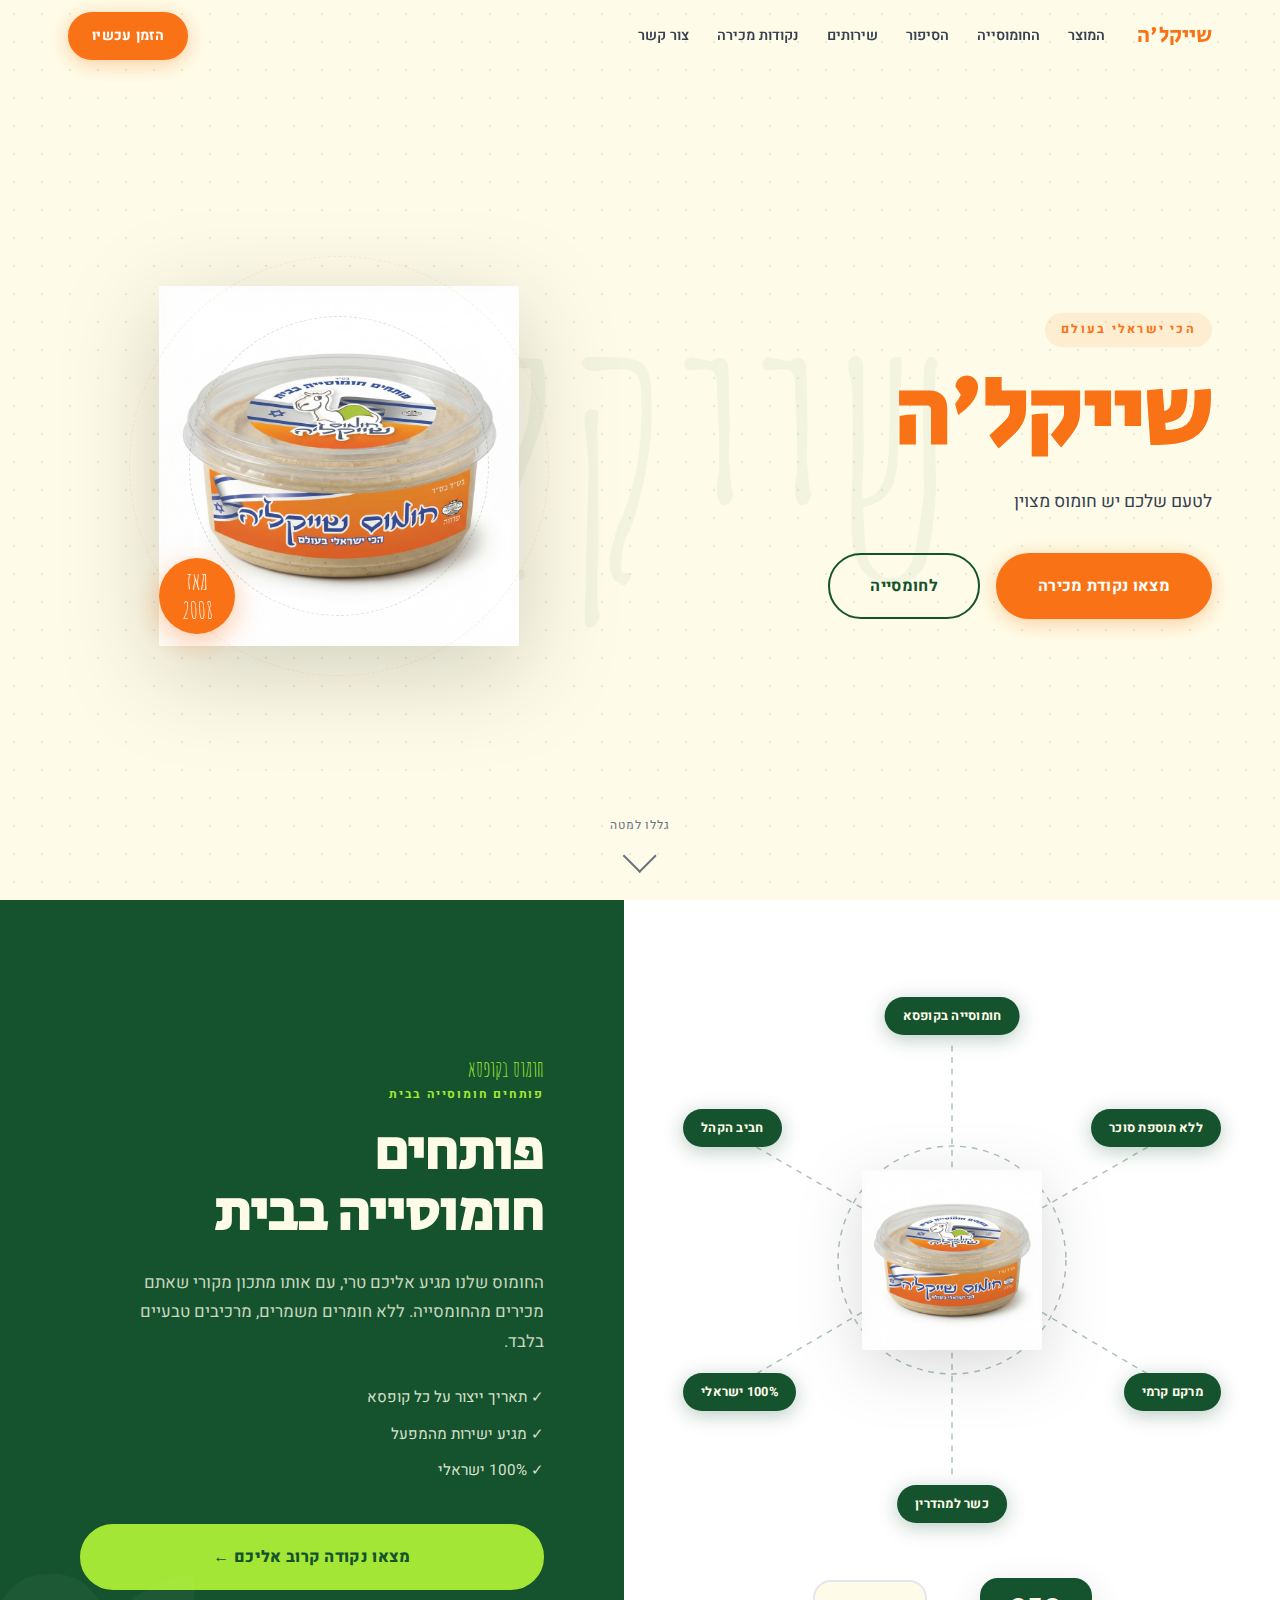
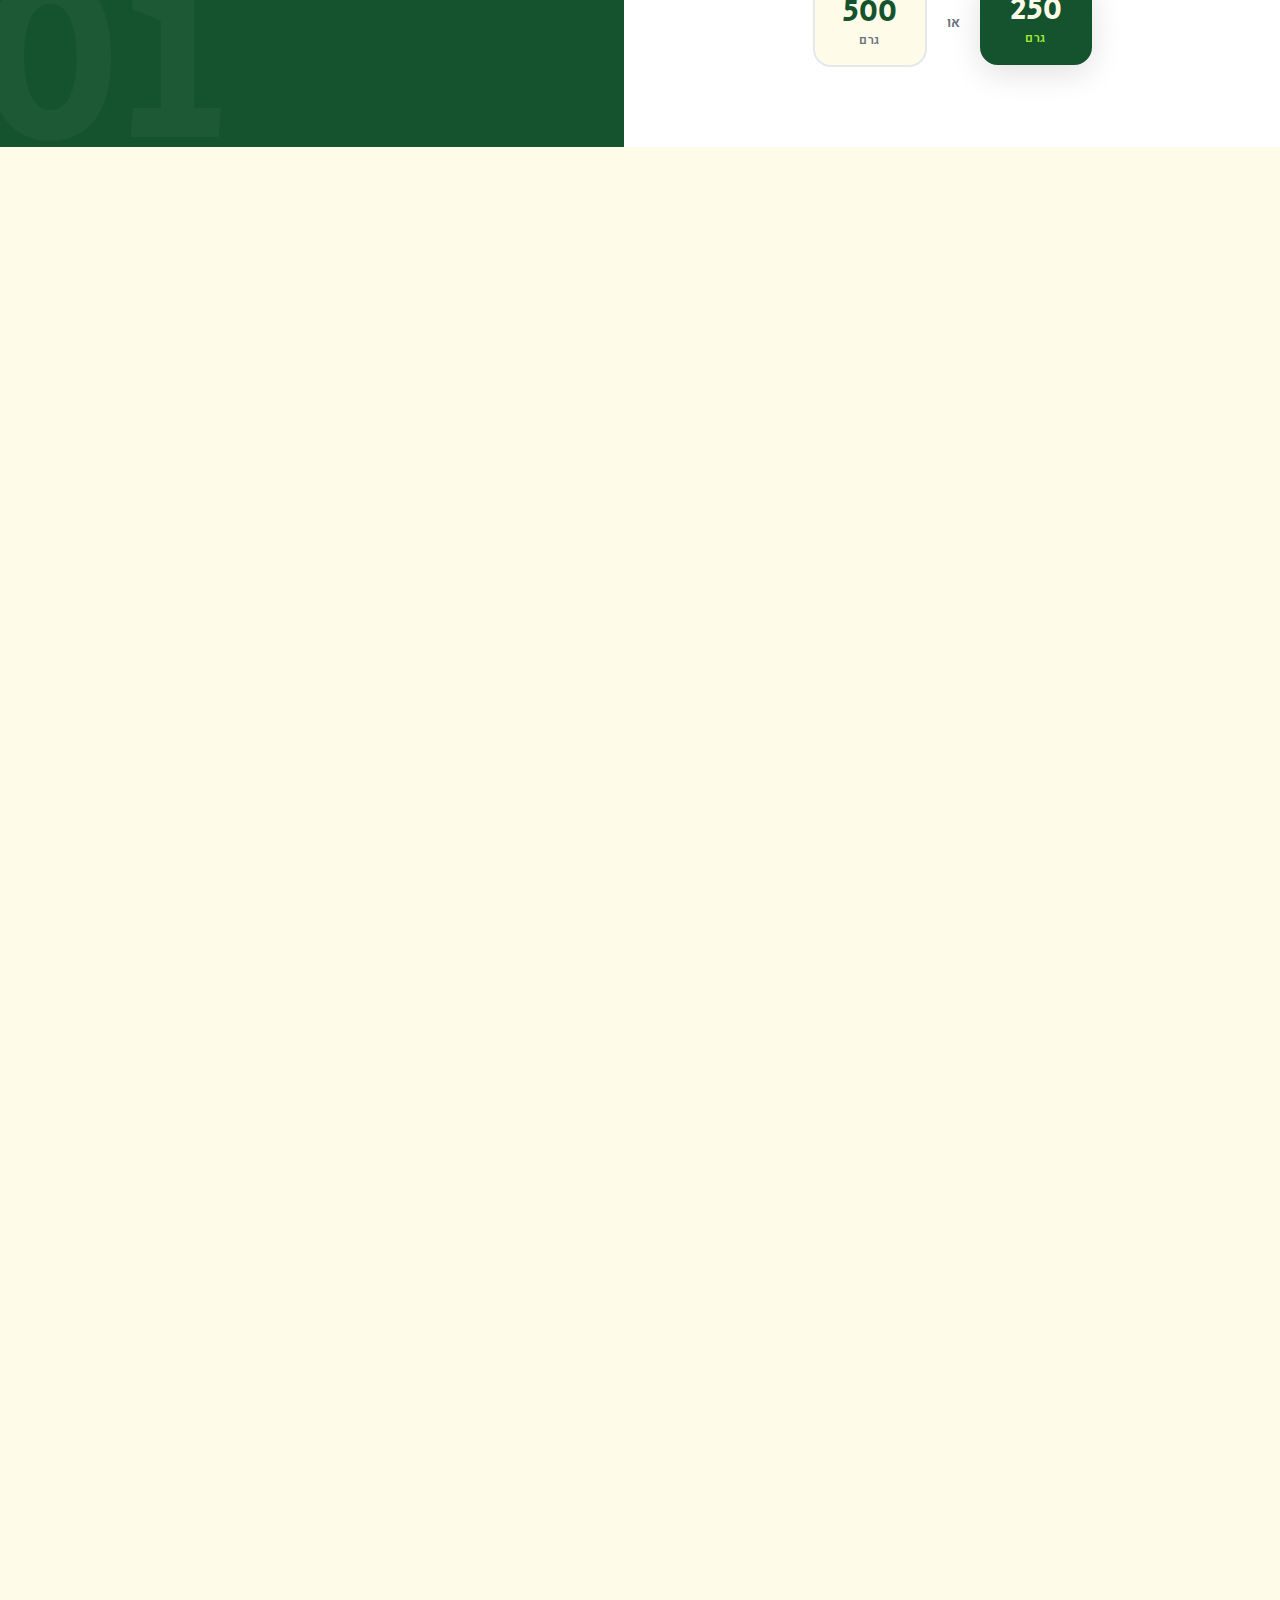
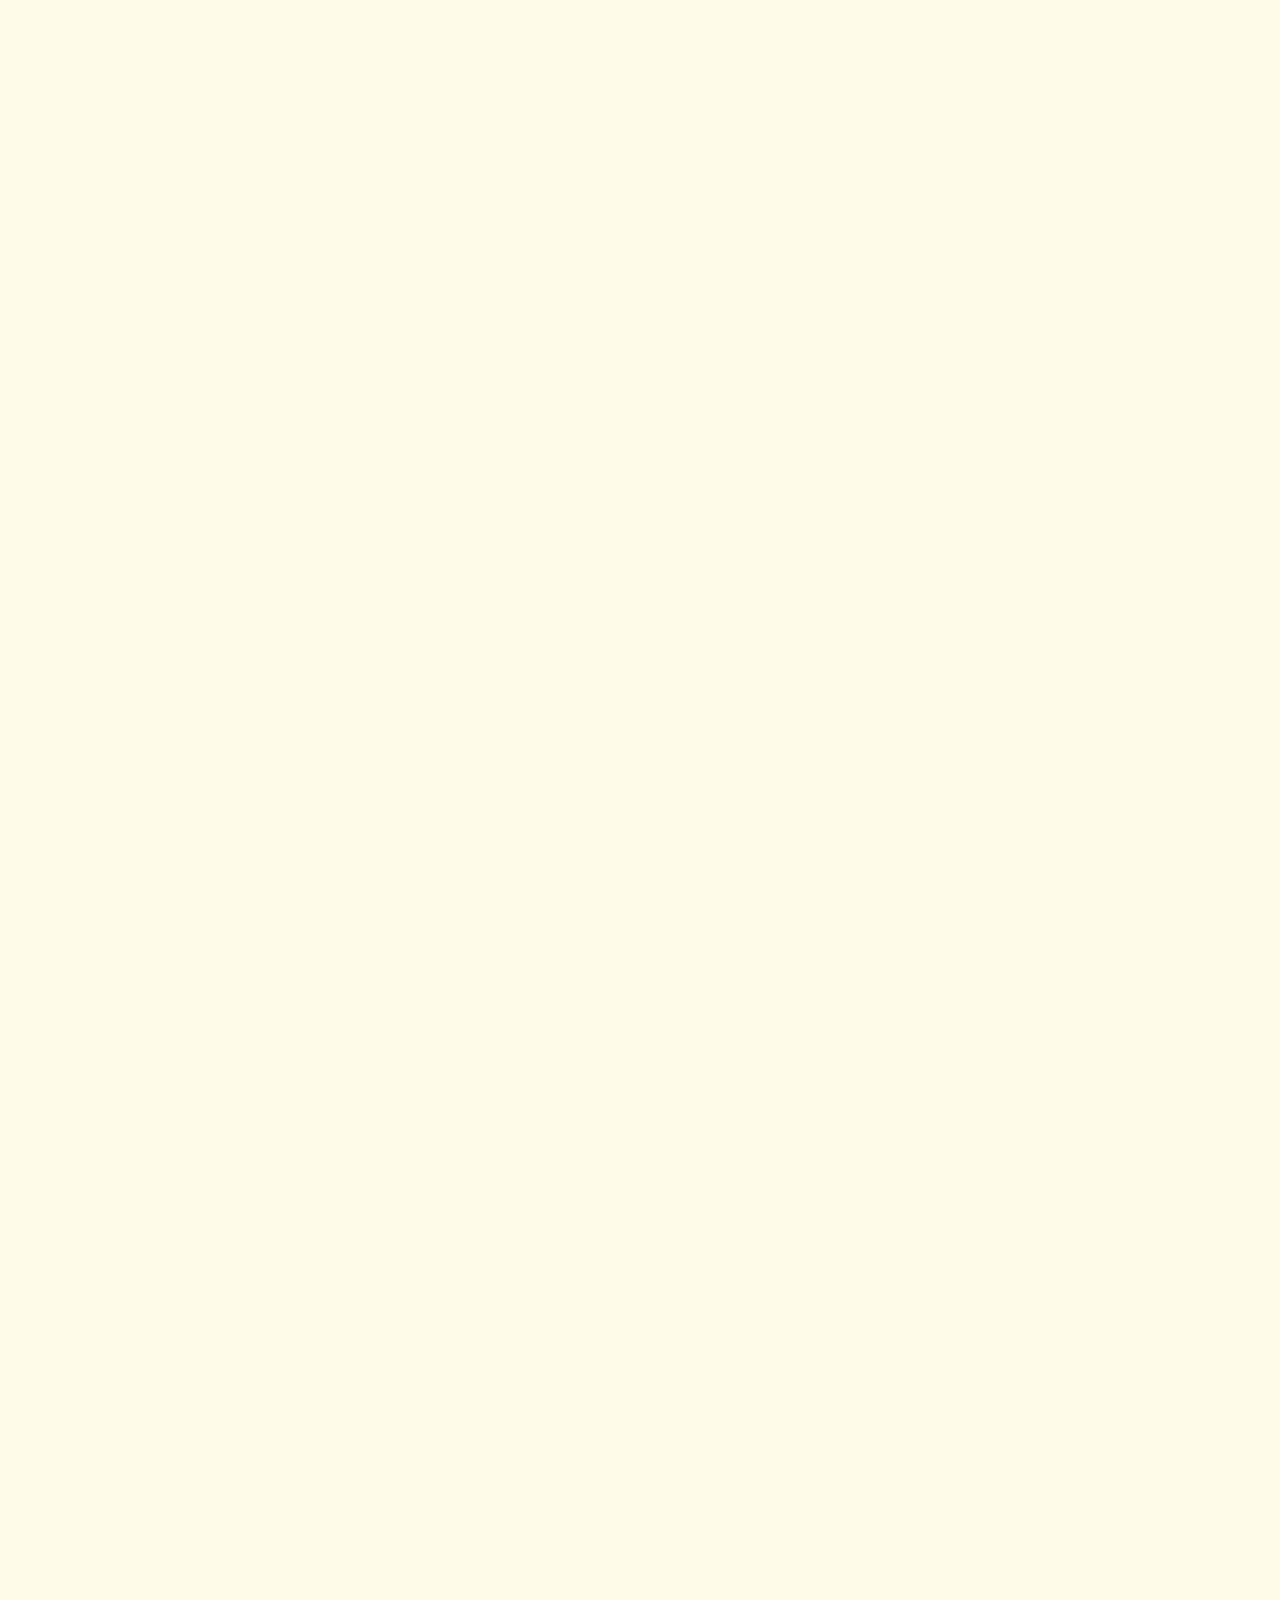
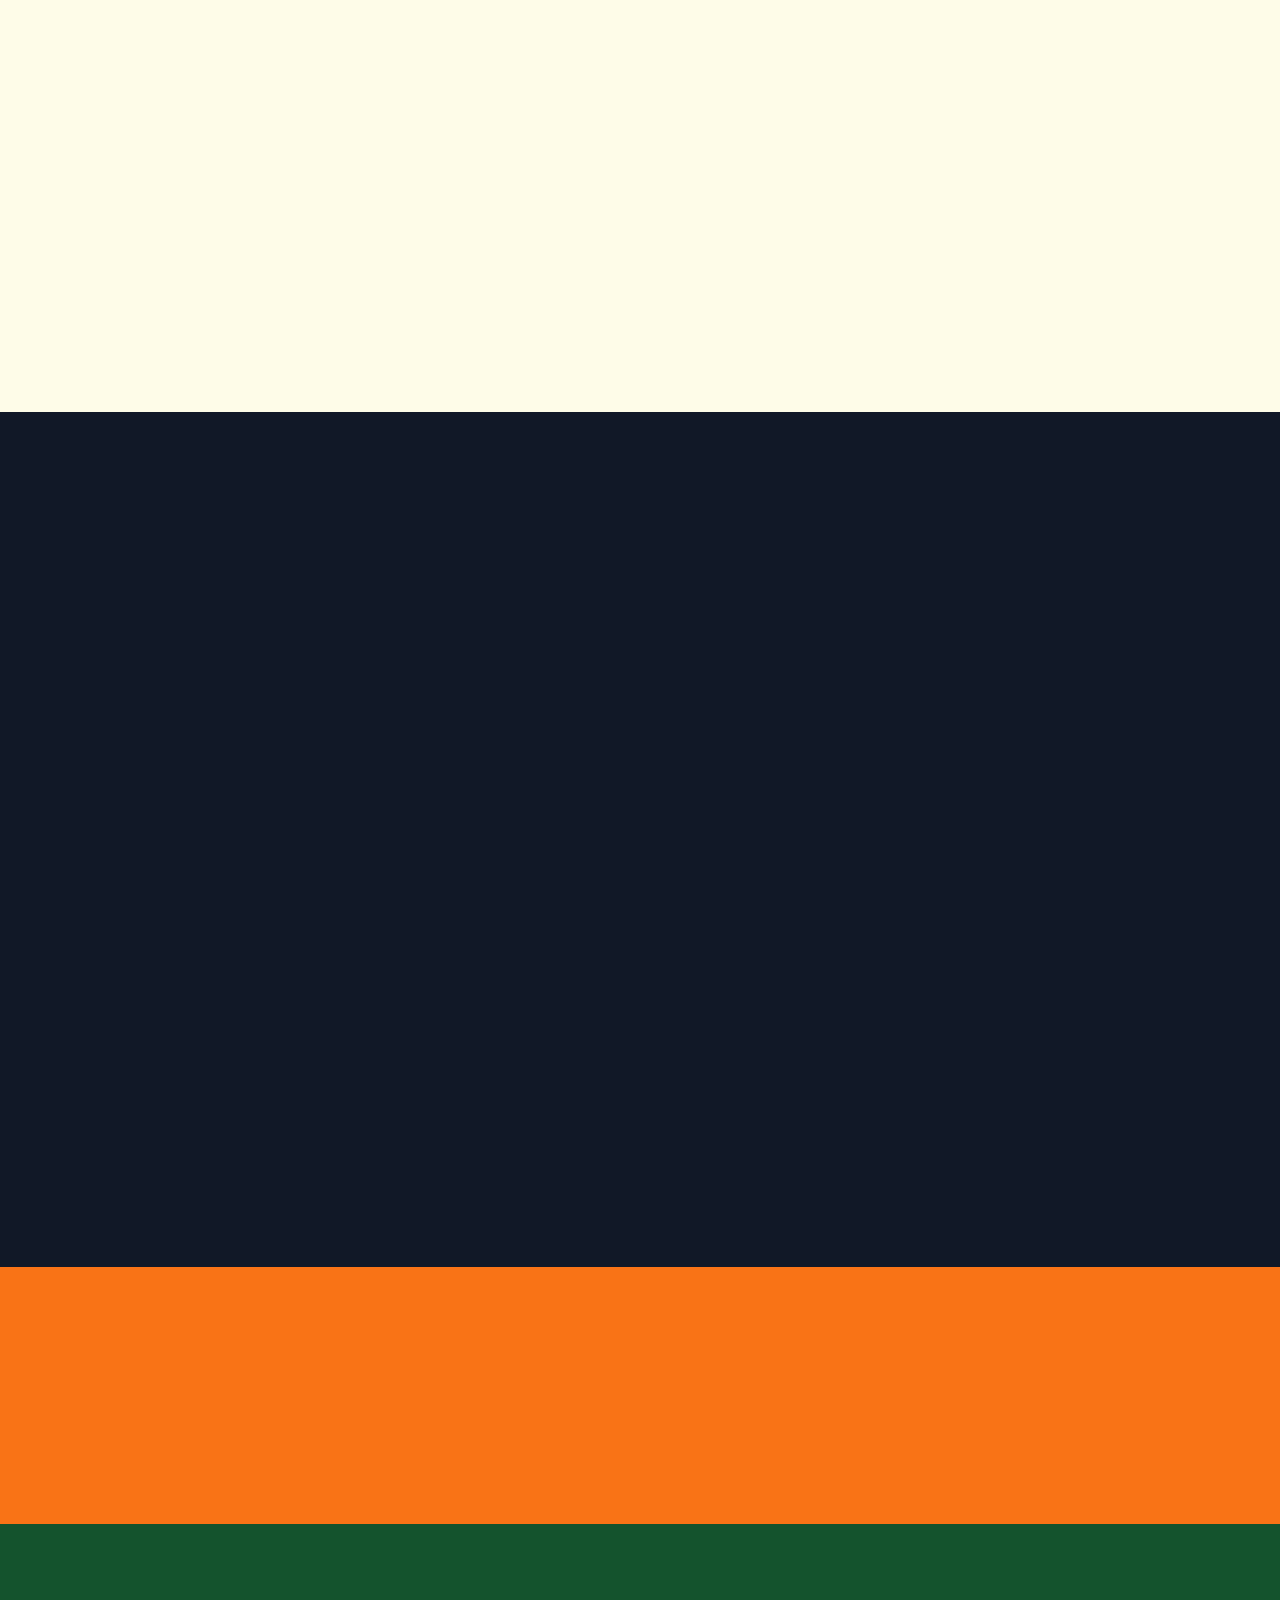
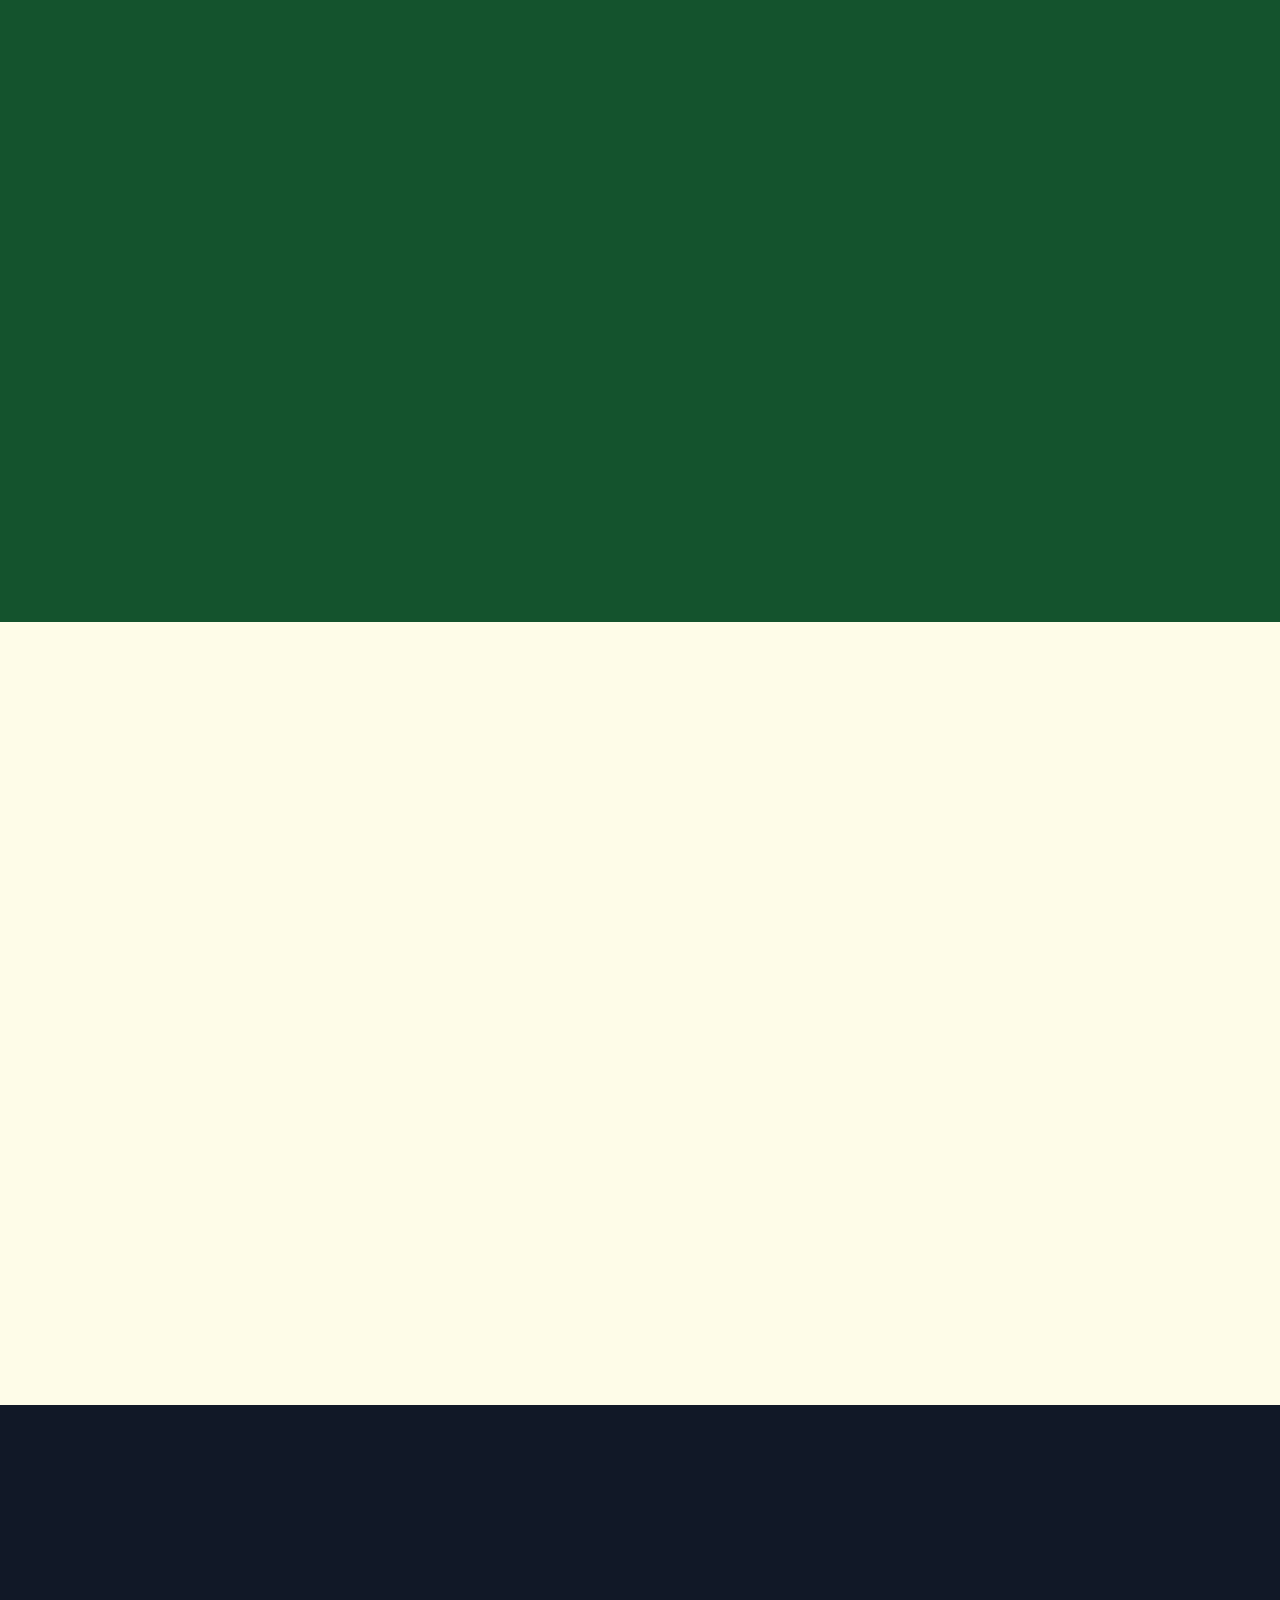
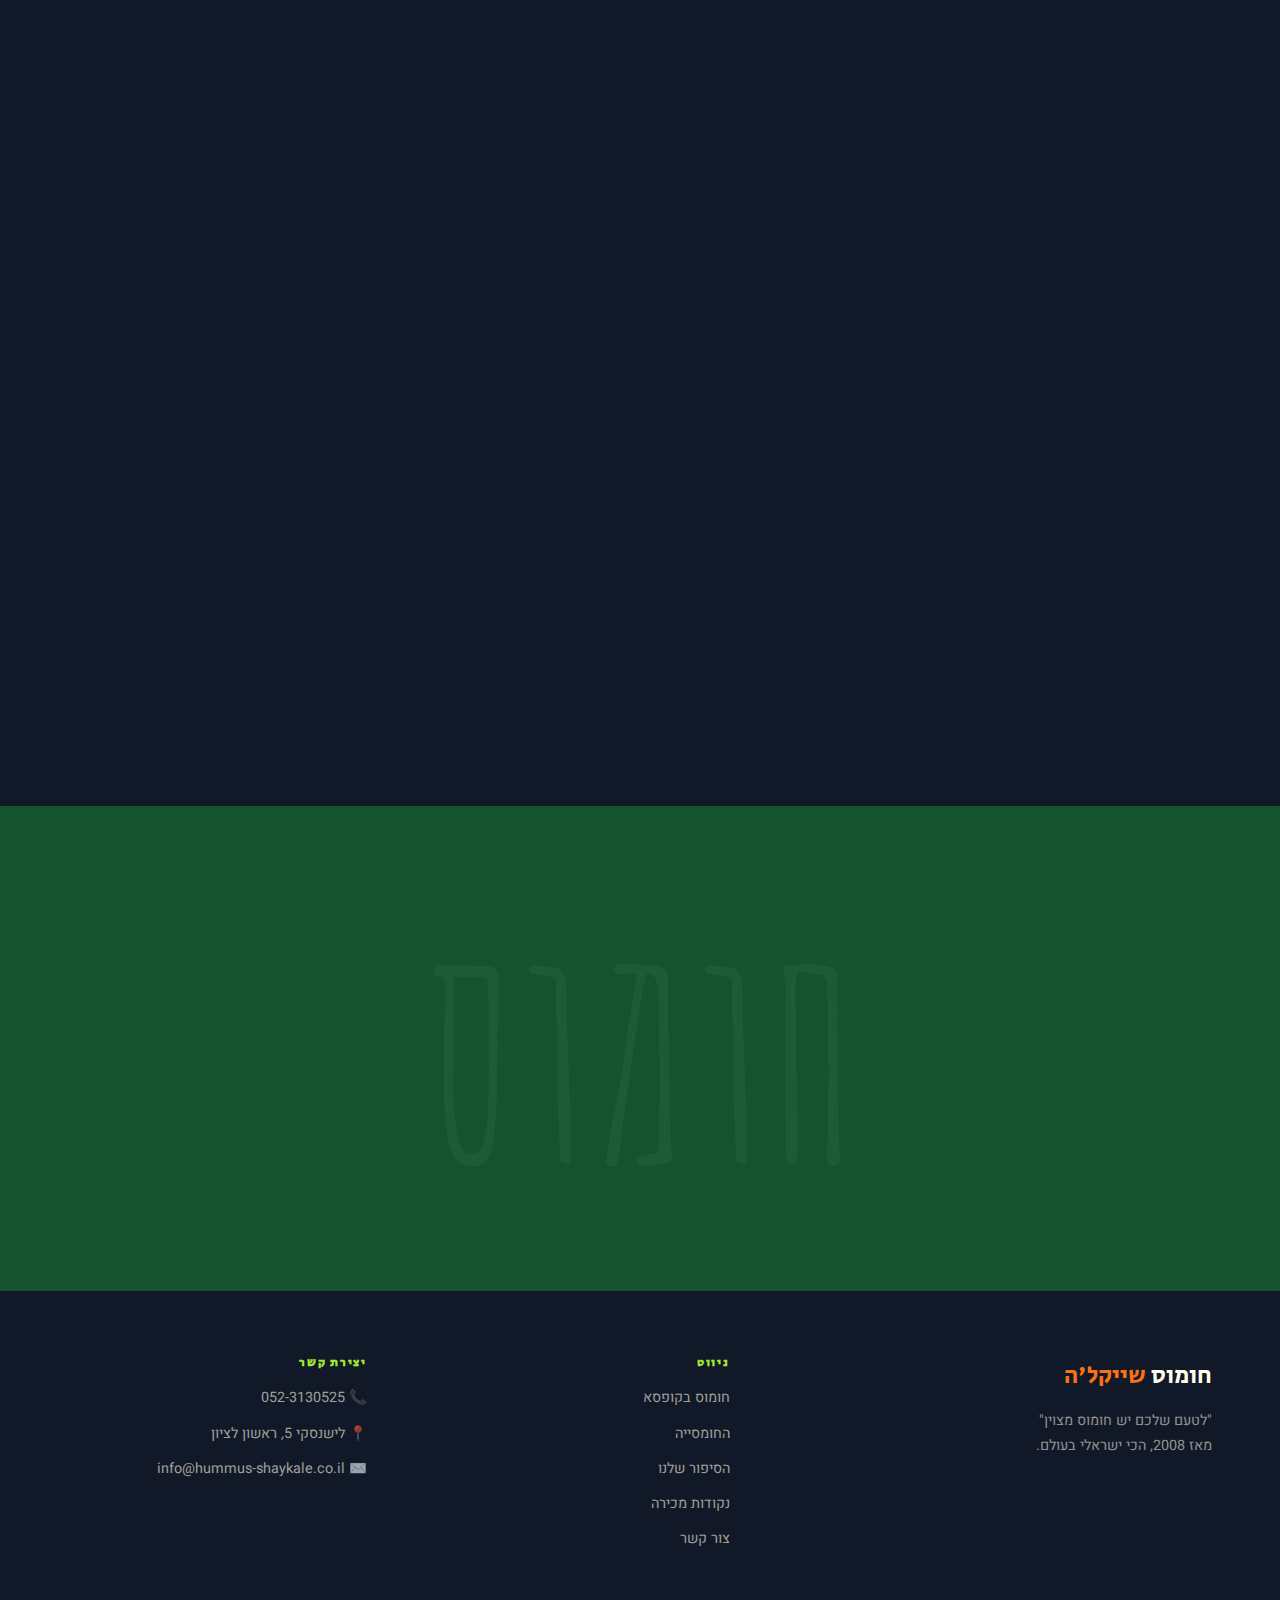
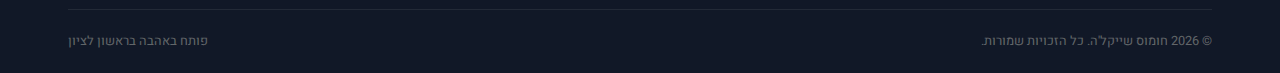
<file: index.html>
<!DOCTYPE html>
<html lang="he" dir="rtl">
<head>
  <meta charset="UTF-8">
  <meta name="viewport" content="width=device-width, initial-scale=1.0">
  <title>חומוס שייקל'ה — הכי ישראלי בעולם</title>
  <meta name="description" content="חומוס שייקל'ה - מאז 2008. חומוס טרי, קטרינג לאירועים, סדנאות ומעורבות קהילתית.">
  <link rel="stylesheet" href="css/styles.css">
</head>
<body class="page-home">

  <div class="scroll-progress"></div>

  <!-- ===== HEADER ===== -->
  <header class="site-header">
    <div class="header-inner">
      <a href="index.html" class="logo"><span>שייקל'ה</span></a>
      <nav class="nav-links">
        <a href="#product">המוצר</a>
        <a href="hummusiya.html">החומוסייה</a>
        <a href="#story">הסיפור</a>
        <a href="#services">שירותים</a>
        <a href="sales-points.html">נקודות מכירה</a>
        <a href="contact.html">צור קשר</a>
      </nav>
      <div class="header-cta">
        <a href="https://wa.me/9720523130525" class="btn btn-primary btn-sm" target="_blank">הזמן עכשיו</a>
      </div>
      <button class="hamburger" aria-label="תפריט">
        <span></span><span></span><span></span>
      </button>
    </div>
  </header>

  <nav class="mobile-nav">
    <a href="#product">המוצר</a>
    <a href="hummusiya.html">החומוסייה</a>
    <a href="#story">הסיפור</a>
    <a href="#services">שירותים</a>
    <a href="sales-points.html">נקודות מכירה</a>
    <a href="contact.html">צור קשר</a>
    <a href="https://wa.me/9720523130525" class="btn btn-primary" target="_blank">הזמן עכשיו</a>
  </nav>

  <!-- ===== HERO ===== -->
  <section class="hero">
    <div class="hero-bg-word" aria-hidden="true">שייקל'ה</div>
    <div class="hero-dot-grid" aria-hidden="true"></div>
    <div class="container">
      <div class="hero-text fade-in">
        <span class="hero-eyebrow">הכי ישראלי בעולם</span>
        <h1 class="hero-title">
          <span class="hero-title-line2">שייקל'ה</span>
        </h1>
        <p class="hero-sub">לטעם שלכם יש חומוס מצוין</p>
        <div class="hero-buttons">
          <a href="sales-points.html" class="btn btn-primary btn-lg">מצאו נקודת מכירה</a>
          <a href="hummusiya.html" class="btn btn-ghost btn-lg">לחומסייה</a>
        </div>
      </div>
      <div class="hero-visual">
        <div class="hero-image-wrapper">
          <img src="images/hummus-box.jpeg" alt="חומוס שייקל'ה בקופסא" class="hero-product-img">
          <div class="hero-ring hero-ring-1" aria-hidden="true"></div>
          <div class="hero-ring hero-ring-2" aria-hidden="true"></div>
          <div class="badge-sticker" aria-hidden="true">מאז<br>2008</div>
        </div>
      </div>
    </div>
    <div class="hero-scroll-indicator">
      <span>גללו למטה</span>
      <div class="scroll-arrow"></div>
    </div>
  </section>

  <!-- ===== 01 — חומוס בקופסא ===== -->
  <section id="product" class="product-section">
    <div class="product-section-inner">

      <!-- Left side: value wheel + sizes -->
      <div class="product-wheel-side">
        <div class="product-mockup">
          <svg class="value-spokes" viewBox="0 0 580 580" xmlns="http://www.w3.org/2000/svg" aria-hidden="true">
            <line x1="290" y1="290" x2="290" y2="62"/>
            <line x1="290" y1="290" x2="510" y2="163"/>
            <line x1="290" y1="290" x2="510" y2="418"/>
            <line x1="290" y1="290" x2="290" y2="518"/>
            <line x1="290" y1="290" x2="70" y2="418"/>
            <line x1="290" y1="290" x2="70" y2="163"/>
            <circle cx="290" cy="290" r="118" fill="none" stroke-dasharray="6,6"/>
          </svg>
          <div class="product-img-container">
            <img src="images/hummus-box.jpeg" alt="חומוס שייקל'ה בקופסא">
          </div>
          <div class="value-badge vb-1">חומוסייה בקופסא</div>
          <div class="value-badge vb-2">ללא תוספת סוכר</div>
          <div class="value-badge vb-3">מרקם קרמי</div>
          <div class="value-badge vb-4">כשר למהדרין</div>
          <div class="value-badge vb-5">100% ישראלי</div>
          <div class="value-badge vb-6">חביב הקהל</div>
        </div>

        <div class="product-sizes-row">
          <div class="size-pill active">
            <span class="size-pill-weight">250</span>
            <span class="size-pill-unit">גרם</span>
          </div>
          <span class="size-or">או</span>
          <div class="size-pill">
            <span class="size-pill-weight">500</span>
            <span class="size-pill-unit">גרם</span>
          </div>
        </div>
      </div>

      <!-- Right side: dark green with info -->
      <div class="product-info-side">
        <span class="script" style="font-size:1.4rem;color:var(--lime);">חומוס בקופסא</span>
        <span class="product-section-tag">פותחים חומוסייה בבית</span>
        <h2>פותחים<br>חומוסייה בבית</h2>
        <p>החומוס שלנו מגיע אליכם טרי, עם אותו מתכון מקורי שאתם מכירים מהחומסייה. ללא חומרים משמרים, מרכיבים טבעיים בלבד.</p>
        <ul class="product-feature-list">
          <li>✓ תאריך ייצור על כל קופסא</li>
          <li>✓ מגיע ישירות מהמפעל</li>
          <li>✓ 100% ישראלי</li>
        </ul>
        <a href="sales-points.html" class="btn btn-lime btn-lg">מצאו נקודה קרוב אליכם &#8592;</a>
      </div>

    </div>
  </section>

  <!-- ===== 02 — החומוסייה ===== -->
  <section id="hummusiya-home" class="hummusiya-home-section">
    <div class="container">

      <div class="hummusiya-home-header fade-in">
        <span class="section-label">החומוס הישראלי שכולם אוהבים</span>
        <span class="script">החומוסייה</span>
        <h2 class="hummusiya-quote">"אכלתי הרבה חומוס בחיים שלי — וכזה עוד לא טעמתי"</h2>
        <p class="hummusiya-quote-credit">קובי רובין, YNET</p>
      </div>

      <div class="hummusiya-home-layout fade-in">

        <div class="hummusiya-home-images">
          <div class="hh-img-single">
            <img src="images/takeaway-spread.jpg" alt="מגוון מוצרי חומוס שייקל'ה">
            <div class="hh-img-badge">חומוס טרי מדי יום</div>
          </div>
        </div>

        <div class="hummusiya-home-text">
          <div class="hummusiya-features">
            <div class="hh-feature">
              <span class="hh-feature-icon">🫙</span>
              <div>
                <strong>חומוס טרי</strong>
                <p>מוכן מדי יום בבוקר</p>
              </div>
            </div>
            <div class="hh-feature">
              <span class="hh-feature-icon">🌿</span>
              <div>
                <strong>מרכיבים טבעיים</strong>
                <p>ללא תוספים מלאכותיים וחומרים משמרים</p>
              </div>
            </div>
            <div class="hh-feature">
              <span class="hh-feature-icon">❤️</span>
              <div>
                <strong>אווירה ביתית</strong>
                <p>כל לקוח הוא מלך</p>
              </div>
            </div>
          </div>

          <div class="hummusiya-delivery">
            <p class="delivery-label">הזמינו בדיליבירי:</p>
            <div class="delivery-buttons">
              <a href="#" class="btn-delivery btn-wolt" target="_blank">
                <span class="delivery-logo">W</span>
                Wolt
              </a>
              <a href="#" class="btn-delivery btn-10bis" target="_blank">
                <span class="delivery-logo">10</span>
                10bis
              </a>
            </div>
          </div>

          <a href="hummusiya.html" class="btn btn-primary btn-lg">בקר אותנו &#8592;</a>
        </div>
      </div>
    </div>
  </section>

  <!-- ===== STORY / TIMELINE WITH IMAGES ===== -->
  <section id="story" class="section-story">
    <div class="container">
      <div class="section-header fade-in">
        <span class="section-label">מסע בעקבות גריר</span>
        <span class="script">הדרך שלנו</span>
      </div>

      <div class="timeline-visual fade-in">

        <div class="timeline-visual-item">
          <div class="tl-image">
            <img src="images/events-booth.jpg" alt="פאב המיץ' 2004">
          </div>
          <div class="tl-connector">
            <span class="tl-year">2004</span>
            <div class="tl-dot"></div>
          </div>
          <div class="tl-content">
            <h4>בכלל פתחנו בר</h4>
            <p>פאב המיץ' במערב ראשון לציון — שם למדנו לארח, לנהל צוות וללמוד את חוקי המשחק.</p>
          </div>
        </div>

        <div class="timeline-visual-item">
          <div class="tl-image">
            <img src="images/amir-eating.jpg" alt="הקמת החומוסייה 2008">
          </div>
          <div class="tl-connector">
            <span class="tl-year">2008</span>
            <div class="tl-dot"></div>
          </div>
          <div class="tl-content">
            <h4>הקמת החומוסייה</h4>
            <p>חומוסייה קטנה בראשון לציון — החלום הגדול מתחיל.</p>
          </div>
        </div>

        <div class="timeline-visual-item">
          <div class="tl-image">
            <img src="images/products-spread.jpg" alt="אירועים וקייטרינג 2014">
          </div>
          <div class="tl-connector">
            <span class="tl-year">2014</span>
            <div class="tl-dot"></div>
          </div>
          <div class="tl-content">
            <h4>אירועים וקייטרינג</h4>
            <p>מאירועי חברה ועד שמחות — החומוס שלנו מגיע לכל מקום בארץ.</p>
          </div>
        </div>

        <div class="timeline-visual-item">
          <div class="tl-image">
            <img src="images/takeaway-spread.jpg" alt="ייעוץ למסעדות 2019">
          </div>
          <div class="tl-connector">
            <span class="tl-year">2019</span>
            <div class="tl-dot"></div>
          </div>
          <div class="tl-content">
            <h4>ייעוץ למסעדות</h4>
            <p>לקחנו את מה שאנחנו יודעים כדי לעזור לאחרים להתפתח.</p>
          </div>
        </div>

        <div class="timeline-visual-item">
          <div class="tl-image">
            <img src="images/hummus-box.jpeg" alt="חומוס בקופסא 2025">
          </div>
          <div class="tl-connector">
            <span class="tl-year">2025</span>
            <div class="tl-dot"></div>
          </div>
          <div class="tl-content">
            <h4>חומוס בקופסא</h4>
            <p>המתכון המקורי עכשיו במעדנייה ליד הבית — הכי ישראלי בעולם.</p>
          </div>
        </div>

        <div class="timeline-visual-item">
          <div class="tl-image">
            <img src="images/products-spread.jpg" alt="הפצה רחבה 2026">
          </div>
          <div class="tl-connector">
            <span class="tl-year">2026</span>
            <div class="tl-dot tl-dot-now"></div>
          </div>
          <div class="tl-content">
            <h4>הפצה רחבה ✨</h4>
            <p>מכל הארץ מגיעים לטעום — ועכשיו גם קונים בקרבת מקום. הסיפור ממשיך.</p>
          </div>
        </div>

      </div>
    </div>
  </section>

  <!-- ===== SERVICES ===== -->
  <section id="services" class="services-alt-section">
    <div class="container">
      <div class="section-header fade-in">
        <span class="section-label section-label-light">עוד מה שאנחנו יודעים לעשות</span>
        <span class="script" style="color:var(--lime)">שירותים נוספים</span>
      </div>

      <div class="services-three fade-in">

        <div class="s3-card">
          <div class="s3-img">
            <img src="images/events-booth.jpg" alt="אירועים וקטרינג">
            <div class="s3-overlay"></div>
            <span class="s3-label">אירועים וקטרינג</span>
          </div>
          <div class="s3-body">
            <p>מביאים את החומוס האמיתי לאירוע שלכם — חתונות, בר מצוות, אירועי חברה. כל אירוע מקבל את הטיפול שהוא ראוי לו.</p>
            <div class="s3-meta">
              <span class="s3-tag">מ-50 ₪ למנה</span>
              <span class="s3-tag">50+ אורחים</span>
            </div>
            <a href="contact.html" class="btn btn-primary btn-sm">דברו איתנו &#8592;</a>
          </div>
        </div>

        <div class="s3-card s3-card-featured">
          <div class="s3-img">
            <img src="images/amir-eating.jpg" alt="סדנאות הכנת חומוס">
            <div class="s3-overlay"></div>
            <span class="s3-label">סדנאות חומוס</span>
          </div>
          <div class="s3-body">
            <p>אמיר מגיע אליכם! סדנת הכנת חומוס אמיתית בבית הלקוח — לאירועים, ימי גיבוש ופעילויות משפחתיות. חוויה שלא תשכחו.</p>
            <div class="s3-meta">
              <span class="s3-tag">בבית הלקוח</span>
              <span class="s3-tag">עד 20 איש</span>
            </div>
            <a href="contact.html" class="btn btn-primary btn-sm">דברו איתנו &#8592;</a>
          </div>
        </div>

        <div class="s3-card">
          <div class="s3-img s3-img-community">
            <div class="s3-community-bg" aria-hidden="true"></div>
            <div class="s3-overlay"></div>
            <span class="s3-label">מחוברים לקהילה</span>
          </div>
          <div class="s3-body">
            <p>תמיכה בחיילים עם עמותת "חסדי ערן", גיוס עובדים בשיתוף פעולה עם עמות אנוש.</p>
            <div class="s3-meta">
              <span class="s3-tag">1000+ מנות לחיילים</span>
            </div>
            <a href="contact.html" class="btn btn-primary btn-sm">דברו איתנו &#8592;</a>
          </div>
        </div>

      </div>
    </div>
  </section>

  <!-- ===== STATS ===== -->
  <section class="stats-section">
    <div class="container">
      <div class="stats-grid fade-in">
        <div class="stat-item">
          <div class="stat-number" data-count="18">0</div>
          <div class="stat-label">שנות חומוס מצוין</div>
        </div>
        <div class="stat-item">
          <div class="stat-number" data-count="50" data-suffix="+">0</div>
          <div class="stat-label">נקודות מכירה</div>
        </div>
        <div class="stat-item">
          <div class="stat-number" data-count="1000" data-suffix="+">0</div>
          <div class="stat-label">ביקורות מהללות</div>
        </div>
        <div class="stat-item">
          <div class="stat-number" data-count="100" data-suffix="+">0</div>
          <div class="stat-label">אירועים בשנה</div>
        </div>
      </div>
    </div>
  </section>

  <!-- ===== TESTIMONIALS — Google Reviews Style ===== -->
  <section id="testimonials" class="section-green">
    <div class="container">
      <div class="section-header fade-in">
        <span class="section-label section-label-light">מה אומרים עלינו</span>
        <span class="script">סיפורים אמיתיים</span>
        <h2>הלקוחות מספרים</h2>
        <a href="https://www.google.com/search?q=שייקל%27ה+ביקורות" target="_blank" class="google-reviews-link">
          <span class="google-g">G</span>
          ראו את כל הביקורות בגוגל &#8592;
        </a>
      </div>
      <div class="google-reviews-grid fade-in">

        <div class="google-review-card">
          <div class="gr-header">
            <div class="gr-avatar" style="background:#e8734a;">מ</div>
            <div class="gr-meta">
              <span class="gr-name">מאיה כהן</span>
              <span class="gr-date">לפני 3 שבועות</span>
            </div>
            <div class="gr-google-logo">
              <svg width="18" height="18" viewBox="0 0 24 24"><path d="M22.56 12.25c0-.78-.07-1.53-.2-2.25H12v4.26h5.92c-.26 1.37-1.04 2.53-2.21 3.31v2.77h3.57c2.08-1.92 3.28-4.74 3.28-8.09z" fill="#4285F4"/><path d="M12 23c2.97 0 5.46-.98 7.28-2.66l-3.57-2.77c-.98.66-2.23 1.06-3.71 1.06-2.86 0-5.29-1.93-6.16-4.53H2.18v2.84C3.99 20.53 7.7 23 12 23z" fill="#34A853"/><path d="M5.84 14.09c-.22-.66-.35-1.36-.35-2.09s.13-1.43.35-2.09V7.07H2.18C1.43 8.55 1 10.22 1 12s.43 3.45 1.18 4.93l3.66-2.84z" fill="#FBBC05"/><path d="M12 5.38c1.62 0 3.06.56 4.21 1.64l3.15-3.15C17.45 2.09 14.97 1 12 1 7.7 1 3.99 3.47 2.18 7.07l3.66 2.84c.87-2.6 3.3-4.53 6.16-4.53z" fill="#EA4335"/></svg>
            </div>
          </div>
          <div class="gr-stars">&#9733;&#9733;&#9733;&#9733;&#9733;</div>
          <p class="gr-text">הכנסו ותאמינו לי על המילה שלי - החומוס הכי טוב שתאכלו בחיים שלכם. הגעתי מתל אביב במיוחד ושווה כל ק״מ.</p>
        </div>

        <div class="google-review-card google-review-card-accent">
          <div class="gr-header">
            <div class="gr-avatar" style="background:#14532d;">י</div>
            <div class="gr-meta">
              <span class="gr-name">יוסי לוי</span>
              <span class="gr-date">לפני חודש</span>
            </div>
            <div class="gr-google-logo">
              <svg width="18" height="18" viewBox="0 0 24 24"><path d="M22.56 12.25c0-.78-.07-1.53-.2-2.25H12v4.26h5.92c-.26 1.37-1.04 2.53-2.21 3.31v2.77h3.57c2.08-1.92 3.28-4.74 3.28-8.09z" fill="#4285F4"/><path d="M12 23c2.97 0 5.46-.98 7.28-2.66l-3.57-2.77c-.98.66-2.23 1.06-3.71 1.06-2.86 0-5.29-1.93-6.16-4.53H2.18v2.84C3.99 20.53 7.7 23 12 23z" fill="#34A853"/><path d="M5.84 14.09c-.22-.66-.35-1.36-.35-2.09s.13-1.43.35-2.09V7.07H2.18C1.43 8.55 1 10.22 1 12s.43 3.45 1.18 4.93l3.66-2.84z" fill="#FBBC05"/><path d="M12 5.38c1.62 0 3.06.56 4.21 1.64l3.15-3.15C17.45 2.09 14.97 1 12 1 7.7 1 3.99 3.47 2.18 7.07l3.66 2.84c.87-2.6 3.3-4.53 6.16-4.53z" fill="#EA4335"/></svg>
            </div>
          </div>
          <div class="gr-stars">&#9733;&#9733;&#9733;&#9733;&#9733;</div>
          <p class="gr-text">עשינו קייטרינג לאירוע החברה שלנו. 200 איש ולא נשאר כלום על השולחן. תוך 20 דקות הכל נגמר. פשוט מדהים.</p>
        </div>

        <div class="google-review-card">
          <div class="gr-header">
            <div class="gr-avatar" style="background:#f97316;">ר</div>
            <div class="gr-meta">
              <span class="gr-name">רחל אברהם</span>
              <span class="gr-date">לפני 2 חודשים</span>
            </div>
            <div class="gr-google-logo">
              <svg width="18" height="18" viewBox="0 0 24 24"><path d="M22.56 12.25c0-.78-.07-1.53-.2-2.25H12v4.26h5.92c-.26 1.37-1.04 2.53-2.21 3.31v2.77h3.57c2.08-1.92 3.28-4.74 3.28-8.09z" fill="#4285F4"/><path d="M12 23c2.97 0 5.46-.98 7.28-2.66l-3.57-2.77c-.98.66-2.23 1.06-3.71 1.06-2.86 0-5.29-1.93-6.16-4.53H2.18v2.84C3.99 20.53 7.7 23 12 23z" fill="#34A853"/><path d="M5.84 14.09c-.22-.66-.35-1.36-.35-2.09s.13-1.43.35-2.09V7.07H2.18C1.43 8.55 1 10.22 1 12s.43 3.45 1.18 4.93l3.66-2.84z" fill="#FBBC05"/><path d="M12 5.38c1.62 0 3.06.56 4.21 1.64l3.15-3.15C17.45 2.09 14.97 1 12 1 7.7 1 3.99 3.47 2.18 7.07l3.66 2.84c.87-2.6 3.3-4.53 6.16-4.53z" fill="#EA4335"/></svg>
            </div>
          </div>
          <div class="gr-stars">&#9733;&#9733;&#9733;&#9733;&#9733;</div>
          <p class="gr-text">מצאתי את הקופסא בסופר ומאז קונה כל שבוע. החומוס הכי קרוב לביתי שקיים. הילדים מתים עליו עם פיתה טרייה.</p>
        </div>

      </div>
    </div>
  </section>

  <!-- ===== PRESS — כתבו עלינו ===== -->
  <section class="press-section">
    <div class="container">
      <div class="section-header fade-in">
        <span class="section-label">מה אומרים בתקשורת</span>
        <span class="script">התקשורת מהללת</span>
      </div>
      <div class="press-grid fade-in">

        <div class="press-card">
          <div class="press-img-wrap">
            <img src="https://ynet-pic1.yit.co.il/picserver6/crop_images/2025/05/05/SkvCU7Lgel/SkvCU7Lgel_0_148_1280_721_0_large.jpg" alt="כתבת YNET על חומוס שייקל'ה" loading="lazy">
          </div>
          <div class="press-body">
            <span class="press-source press-source-ynet">YNET</span>
            <blockquote>"אכלתי הרבה חומוס בחיים שלי — וכזה עוד לא טעמתי"</blockquote>
            <p class="press-author">קובי רובין, מבקר המסעדות של ynet</p>
            <a href="https://www.ynet.co.il/food/article/rki2n7igxx" class="press-read-more" target="_blank" rel="noopener">קרא עוד &#8592;</a>
          </div>
        </div>

        <div class="press-card">
          <div class="press-img-wrap">
            <img src="https://img.mako.co.il/2024/08/07/replacement_autoOrient_w.jpg" alt="כתבת MAKO על חומוס שייקל'ה" loading="lazy">
          </div>
          <div class="press-body">
            <span class="press-source press-source-mako">MAKO</span>
            <blockquote>"החומוס הכי טעים מתחבא בתחנת דלק"</blockquote>
            <p class="press-author">ניר מאולבוגט, MAKO</p>
            <a href="https://www.mako.co.il/food-restaurants/food-critic/Article-df92e8e55423431006.htm" class="press-read-more" target="_blank" rel="noopener">קרא עוד &#8592;</a>
          </div>
        </div>

        <div class="press-card">
          <div class="press-img-wrap press-img-keshet">
            <div class="press-keshet-placeholder" aria-hidden="true">12</div>
          </div>
          <div class="press-body">
            <span class="press-source press-source-keshet">קשת 12</span>
            <blockquote>"חומוס שייקל'ה" — סיוע לעסקים קטנים בתקופת הקורונה</blockquote>
            <p class="press-author">פאולה ולאון, קשת 12</p>
            <a href="https://www.facebook.com/paulaANDleon.keshet12/videos/356256165819018/" class="press-read-more" target="_blank" rel="noopener">צפו בכתבה &#8592;</a>
          </div>
        </div>

      </div>
    </div>
  </section>

  <!-- ===== GALLERY ===== -->
  <section id="gallery-section" class="section-gallery">
    <div class="container">
      <div class="section-header fade-in">
        <span class="section-label section-label-light">תמונות</span>
        <span class="script">רגעים טעימים</span>
        <h2>הגלריה</h2>
      </div>
      <div class="gallery-grid fade-in">
        <div class="gallery-item gallery-item-large">
          <img src="images/takeaway-spread.jpg" alt="מגוון מוצרי חומוס">
          <div class="gallery-overlay"><span>המוצרים שלנו</span></div>
        </div>
        <div class="gallery-item">
          <img src="images/hummus-box.jpeg" alt="חומוס בקופסא">
          <div class="gallery-overlay"><span>חומוס בקופסא</span></div>
        </div>
        <div class="gallery-item">
          <img src="images/events-booth.jpg" alt="דוכן אירועים">
          <div class="gallery-overlay"><span>אירועים</span></div>
        </div>
        <div class="gallery-item">
          <img src="images/amir-eating.jpg" alt="אמיר הבעלים">
          <div class="gallery-overlay"><span>אמיר</span></div>
        </div>
        <div class="gallery-item">
          <img src="images/products-spread.jpg" alt="מגוון מוצרים">
          <div class="gallery-overlay"><span>מגוון מוצרים</span></div>
        </div>
      </div>
    </div>
  </section>

  <!-- ===== CTA ===== -->
  <section class="cta-section">
    <div class="cta-bg-text" aria-hidden="true">חומוס</div>
    <div class="container fade-in">
      <span class="script">בואו נדבר</span>
      <h2>יש שאלות? רוצים להזמין?</h2>
      <p>נשמח לשמוע מכם — כל שאלה, כל אירוע, כל חיוך</p>
      <div class="cta-buttons">
        <a href="tel:0523130525" class="btn btn-white btn-lg">📞 התקשרו</a>
        <a href="https://wa.me/9720523130525" class="btn btn-white btn-lg" target="_blank">💬 WhatsApp</a>
        <a href="contact.html" class="btn btn-primary btn-lg">✉️ צור קשר</a>
      </div>
    </div>
  </section>

  <!-- ===== FOOTER ===== -->
  <footer class="site-footer">
    <div class="container">
      <div class="footer-grid">
        <div class="footer-brand">
          <div class="logo">חומוס <span>שייקל'ה</span></div>
          <p>"לטעם שלכם יש חומוס מצוין"<br>מאז 2008, הכי ישראלי בעולם.</p>
        </div>
        <div class="footer-col">
          <h4>ניווט</h4>
          <a href="#product">חומוס בקופסא</a>
          <a href="hummusiya.html">החומסייה</a>
          <a href="#story">הסיפור שלנו</a>
          <a href="sales-points.html">נקודות מכירה</a>
          <a href="contact.html">צור קשר</a>
        </div>
        <div class="footer-col">
          <h4>יצירת קשר</h4>
          <p>📞 052-3130525</p>
          <p>📍 לישנסקי 5, ראשון לציון</p>
          <p>✉️ info@hummus-shaykale.co.il</p>
        </div>
      </div>
      <div class="footer-bottom">
        <span>&copy; 2026 חומוס שייקל'ה. כל הזכויות שמורות.</span>
        <span>פותח באהבה בראשון לציון</span>
      </div>
    </div>
  </footer>

  <script src="js/main.js"></script>
</body>
</html>
</file>
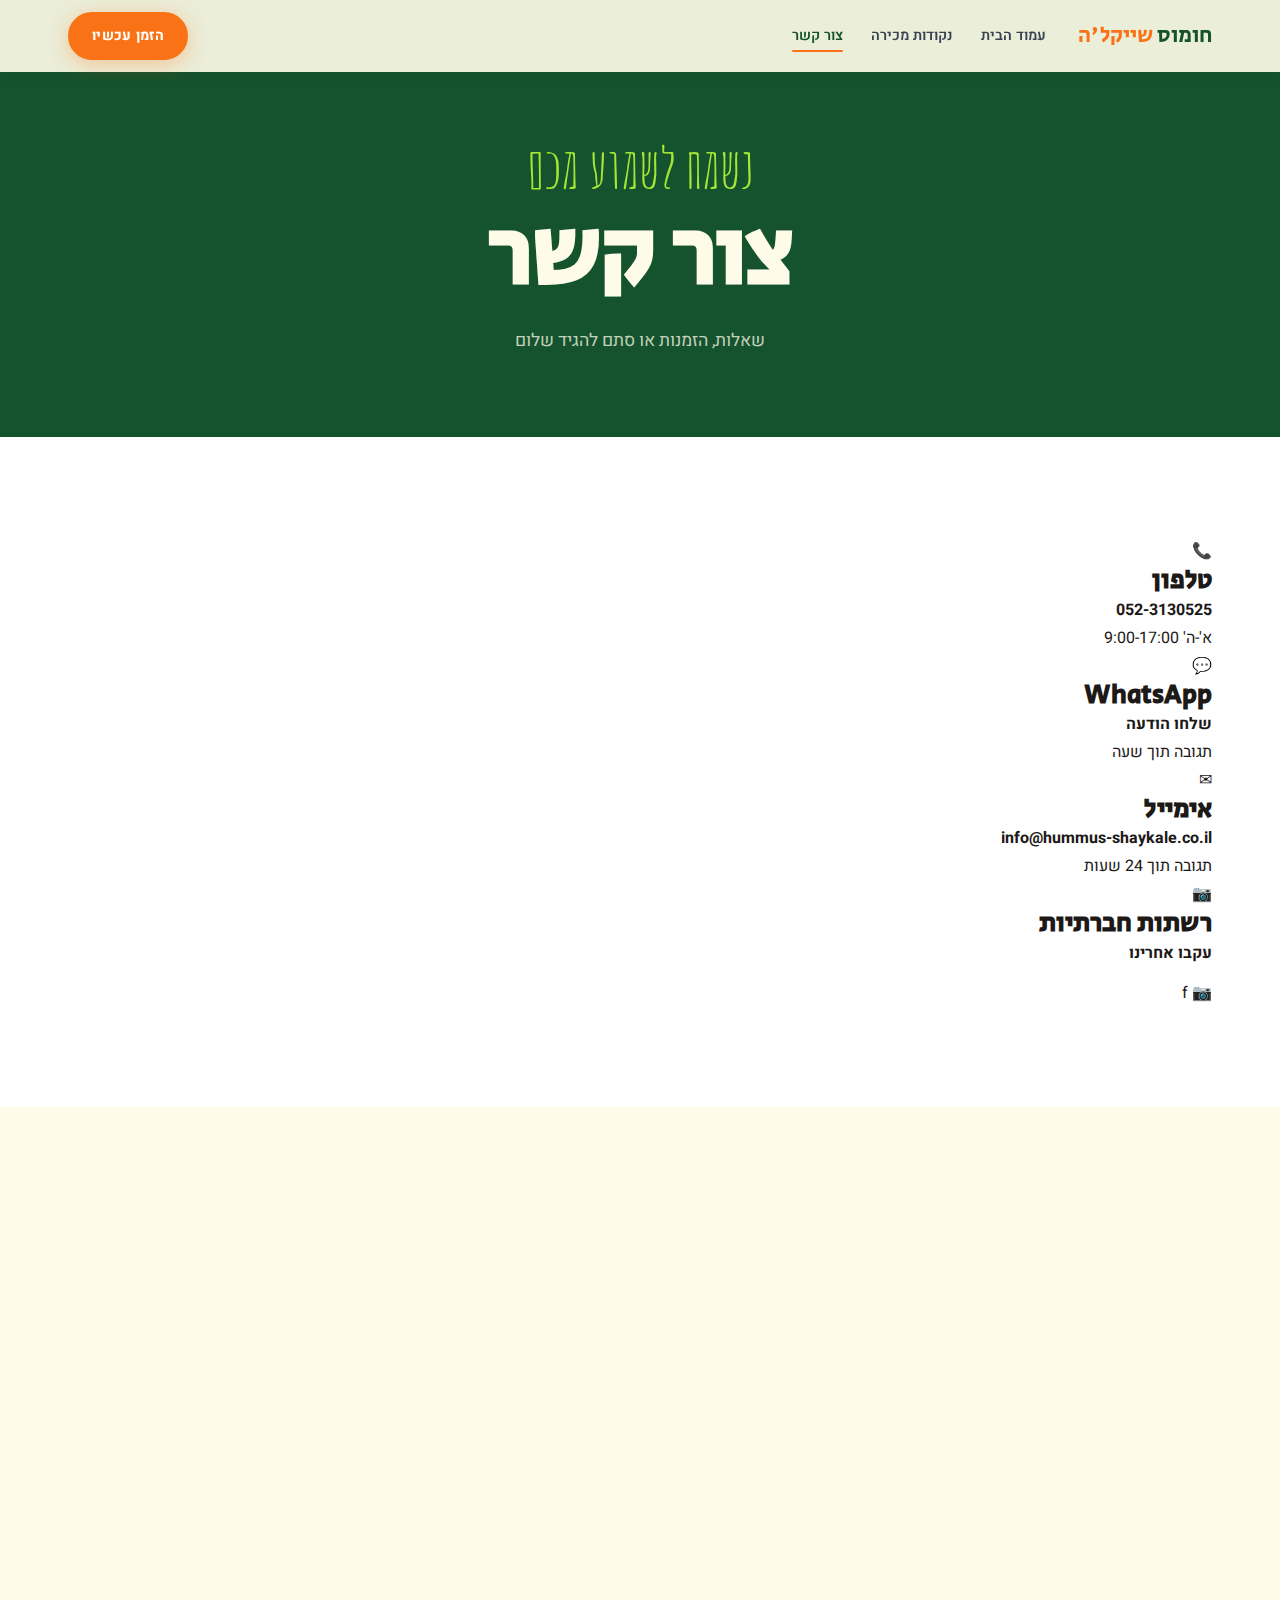
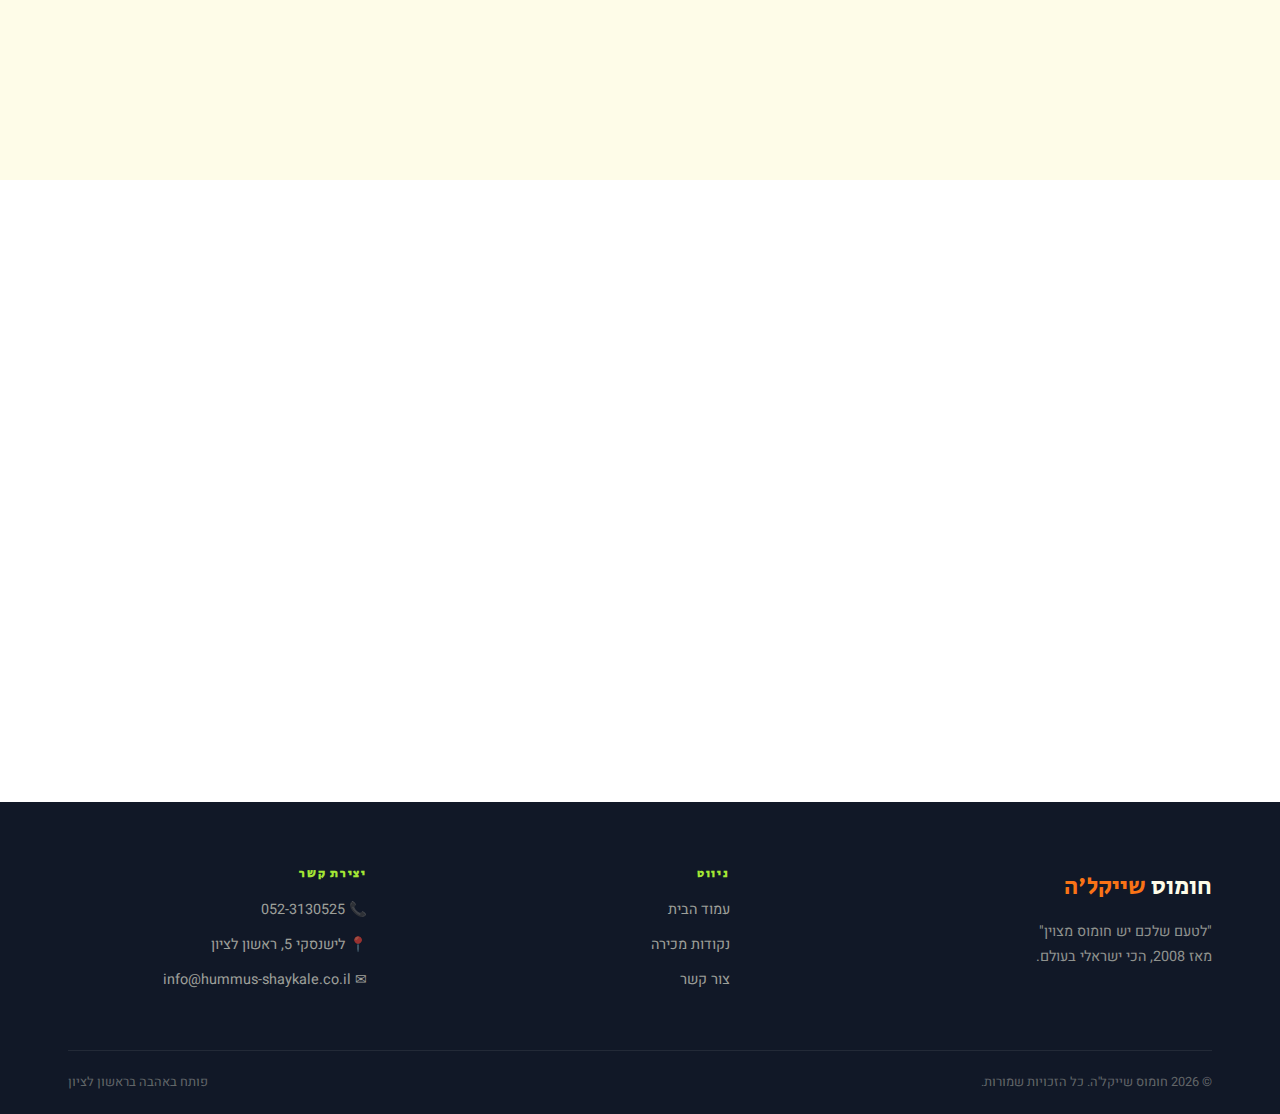
<file: contact.html>
<!DOCTYPE html>
<html lang="he" dir="rtl">
<head>
  <meta charset="UTF-8">
  <meta name="viewport" content="width=device-width, initial-scale=1.0">
  <title>צור קשר — חומוס שייקל'ה</title>
  <meta name="description" content="צרו קשר עם חומוס שייקל'ה — טלפון, WhatsApp, אימייל או טופס.">
  <link rel="stylesheet" href="css/styles.css">
</head>
<body>

  <!-- ===== HEADER ===== -->
  <header class="site-header scrolled">
    <div class="header-inner">
      <a href="index.html" class="logo">חומוס <span>שייקל'ה</span></a>
      <nav class="nav-links">
        <a href="index.html">עמוד הבית</a>
        <a href="sales-points.html">נקודות מכירה</a>
        <a href="contact.html" class="active">צור קשר</a>
      </nav>
      <div class="header-cta">
        <a href="#" class="btn btn-primary btn-sm">הזמן עכשיו</a>
      </div>
      <button class="hamburger" aria-label="תפריט">
        <span></span><span></span><span></span>
      </button>
    </div>
  </header>

  <nav class="mobile-nav">
    <a href="index.html">עמוד הבית</a>
    <a href="sales-points.html">נקודות מכירה</a>
    <a href="contact.html">צור קשר</a>
    <a href="#" class="btn btn-primary">הזמן עכשיו</a>
  </nav>

  <!-- ===== PAGE HERO ===== -->
  <section class="page-hero">
    <div class="container">
      <span class="script">נשמח לשמוע מכם</span>
      <h1>צור קשר</h1>
      <p>שאלות, הזמנות או סתם להגיד שלום</p>
    </div>
  </section>

  <!-- ===== CONTACT CARDS ===== -->
  <section class="section-white">
    <div class="container">
      <div class="contact-grid fade-in">
        <a href="tel:0523130525" class="contact-card">
          <div class="contact-icon">&#128222;</div>
          <h3>טלפון</h3>
          <strong>052-3130525</strong>
          <p>א'-ה' 9:00-17:00</p>
        </a>
        <a href="https://wa.me/9720523130525" class="contact-card">
          <div class="contact-icon">&#128172;</div>
          <h3>WhatsApp</h3>
          <strong>שלחו הודעה</strong>
          <p>תגובה תוך שעה</p>
        </a>
        <a href="mailto:info@hummus-shaykale.co.il" class="contact-card">
          <div class="contact-icon">&#9993;</div>
          <h3>אימייל</h3>
          <strong>info@hummus-shaykale.co.il</strong>
          <p>תגובה תוך 24 שעות</p>
        </a>
        <div class="contact-card">
          <div class="contact-icon">&#128247;</div>
          <h3>רשתות חברתיות</h3>
          <strong>עקבו אחרינו</strong>
          <div class="social-links" style="margin-top:12px;">
            <a href="#" class="social-link" style="background:var(--green-pale);" aria-label="Instagram">&#128247;</a>
            <a href="#" class="social-link" style="background:var(--green-pale);" aria-label="Facebook">f</a>
          </div>
        </div>
      </div>
    </div>
  </section>

  <!-- ===== FORM ===== -->
  <section class="section-cream">
    <div class="container">
      <div class="section-header fade-in">
        <span class="script">כתבו לנו</span>
        <h2>טופס יצירת קשר</h2>
      </div>

      <div class="form-card fade-in">
        <form>
          <div class="form-row">
            <div class="form-group">
              <label>שם מלא *</label>
              <input type="text" required placeholder="השם שלכם">
            </div>
            <div class="form-group">
              <label>טלפון *</label>
              <input type="tel" required placeholder="050-0000000">
            </div>
          </div>
          <div class="form-group">
            <label>אימייל *</label>
            <input type="email" required placeholder="email@example.com">
          </div>
          <div class="form-group">
            <label>נושא *</label>
            <select required>
              <option value="">בחרו נושא</option>
              <option>שאלה כללית</option>
              <option>חומוס בקופסא</option>
              <option>החומסייה</option>
              <option>קטרינג ואירועים</option>
              <option>הרצאות</option>
              <option>נקודות מכירה</option>
              <option>מעורבות קהילתית</option>
              <option>אחר</option>
            </select>
          </div>
          <div class="form-group">
            <label>הודעה *</label>
            <textarea required placeholder="מה תרצו לספר לנו?"></textarea>
          </div>
          <div class="checkbox-group" style="margin-bottom:24px;">
            <input type="checkbox" id="privacy" required>
            <label for="privacy" style="font-weight:400;font-size:0.9rem;color:var(--gray-500);">מסכים/ה למדיניות הפרטיות</label>
          </div>
          <button type="submit" class="btn btn-primary btn-lg" style="width:100%;">שלחו הודעה</button>
        </form>
      </div>
    </div>
  </section>

  <!-- ===== LOCATION ===== -->
  <section class="section-white">
    <div class="container">
      <div class="visit-grid fade-in">
        <div class="visit-info">
          <h3>המיקום שלנו</h3>
          <div class="info-row">
            <div class="info-icon">&#128205;</div>
            <div>
              <strong>כתובת</strong>
              <p>יוסף לישנסקי 5, ראשון לציון</p>
            </div>
          </div>
          <div class="info-row">
            <div class="info-icon">&#128339;</div>
            <div>
              <strong>שעות פתיחה</strong>
              <div class="hours-table">
                <div class="hours-row"><span class="day">א' — ה'</span><span class="time">10:00 — 16:30</span></div>
                <div class="hours-row"><span class="day">ו'</span><span class="time">09:00 — 15:00</span></div>
                <div class="hours-row"><span class="day">שבת</span><span class="time">סגור</span></div>
              </div>
            </div>
          </div>
          <div class="info-row">
            <div class="info-icon">&#128222;</div>
            <div>
              <strong>מוקד טלפוני</strong>
              <div class="hours-table">
                <div class="hours-row"><span class="day">א' — ה'</span><span class="time">9:00 — 17:00</span></div>
                <div class="hours-row"><span class="day">ו'</span><span class="time">9:00 — 14:00</span></div>
              </div>
            </div>
          </div>
        </div>
        <div class="map-container">
          <iframe src="https://www.google.com/maps/embed?pb=!1m18!1m12!1m3!1d3403.5!2d34.7897!3d31.9642!2m3!1f0!2f0!3f0!3m2!1i1024!2i768!4f13.1!3m3!1m2!1s0x0%3A0x0!2zMzHCsDU3JzUxLjEiTiAzNMKwNDcnMjIuOSJF!5e0!3m2!1siw!2sil!4v1700000000000" allowfullscreen="" loading="lazy" referrerpolicy="no-referrer-when-downgrade"></iframe>
        </div>
      </div>
    </div>
  </section>

  <!-- ===== FOOTER ===== -->
  <footer class="site-footer">
    <div class="container">
      <div class="footer-grid">
        <div class="footer-brand">
          <div class="logo">חומוס <span>שייקל'ה</span></div>
          <p>"לטעם שלכם יש חומוס מצוין"<br>מאז 2008, הכי ישראלי בעולם.</p>
        </div>
        <div class="footer-col">
          <h4>ניווט</h4>
          <a href="index.html">עמוד הבית</a>
          <a href="sales-points.html">נקודות מכירה</a>
          <a href="contact.html">צור קשר</a>
        </div>
        <div class="footer-col">
          <h4>יצירת קשר</h4>
          <p>&#128222; 052-3130525</p>
          <p>&#128205; לישנסקי 5, ראשון לציון</p>
          <p>&#9993; info@hummus-shaykale.co.il</p>
        </div>
      </div>
      <div class="footer-bottom">
        <span>&copy; 2026 חומוס שייקל'ה. כל הזכויות שמורות.</span>
        <span>פותח באהבה בראשון לציון</span>
      </div>
    </div>
  </footer>

  <script src="js/main.js"></script>
</body>
</html>
</file>
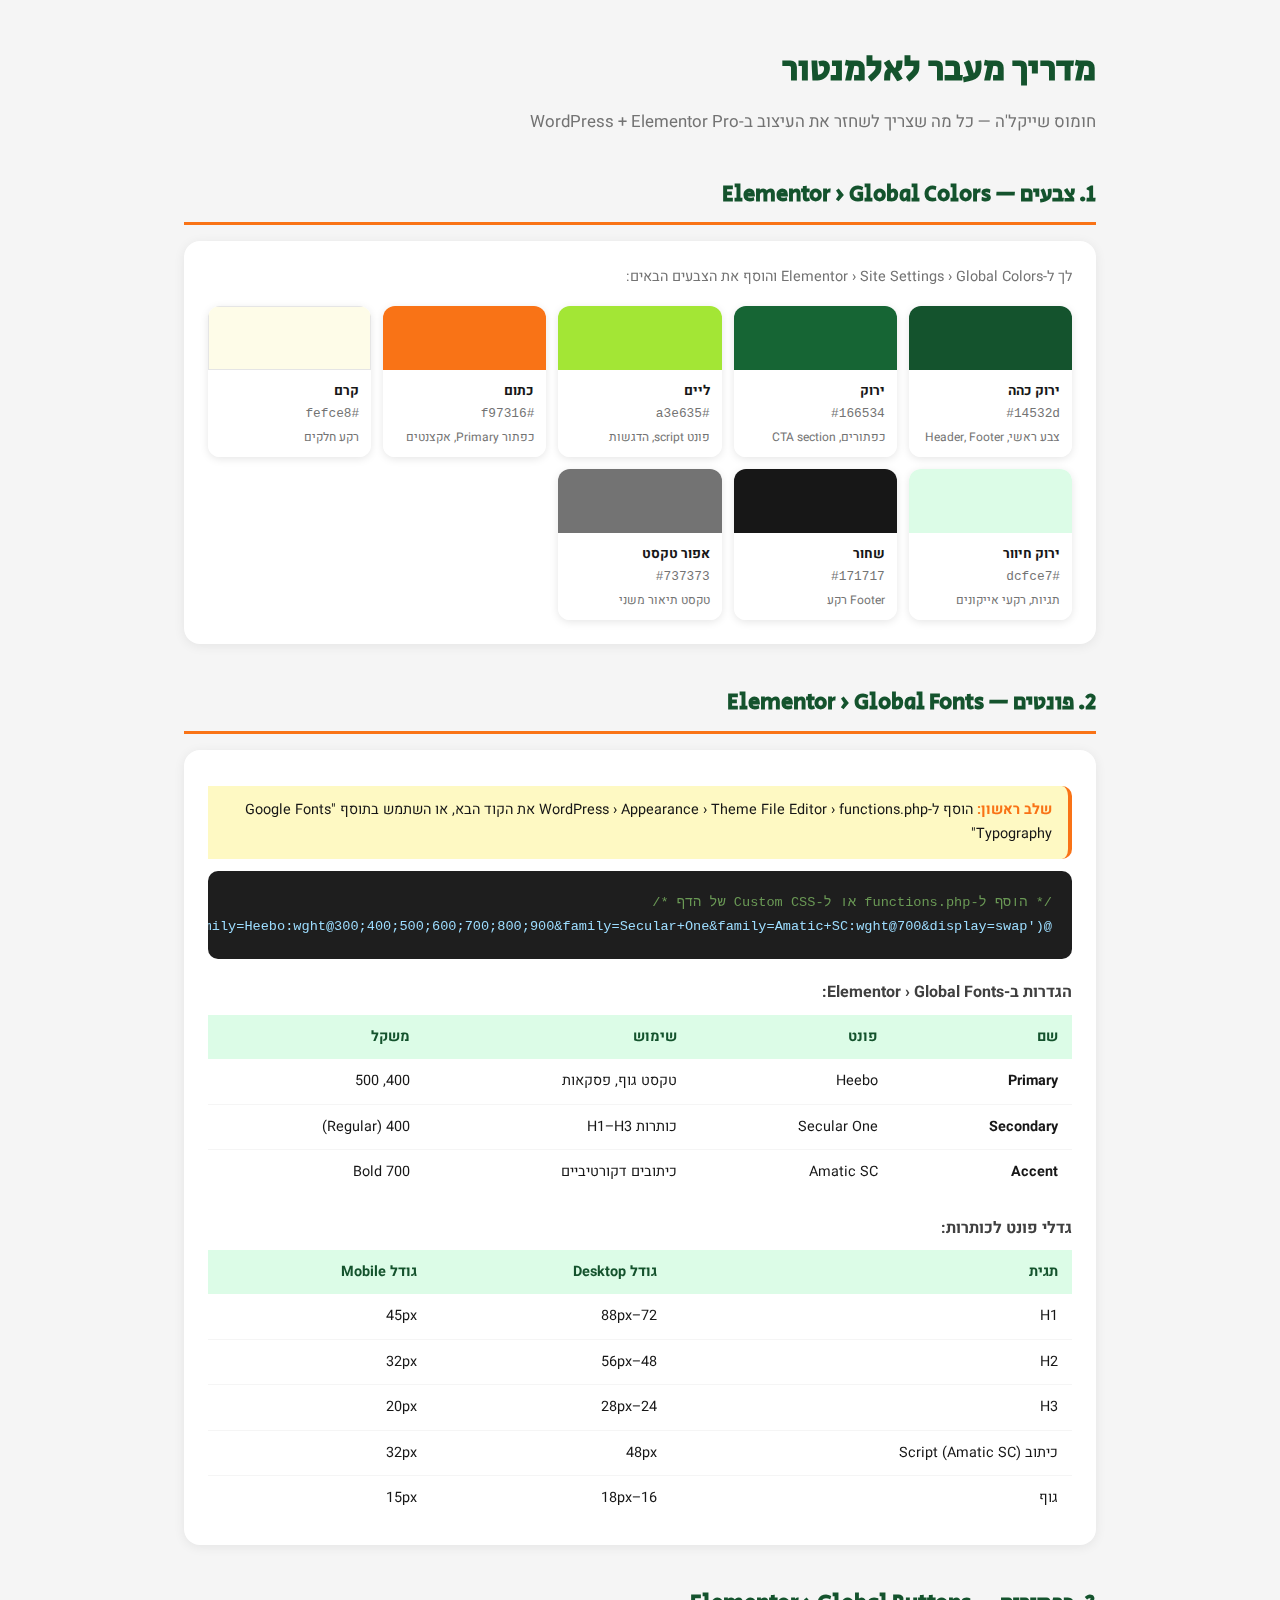
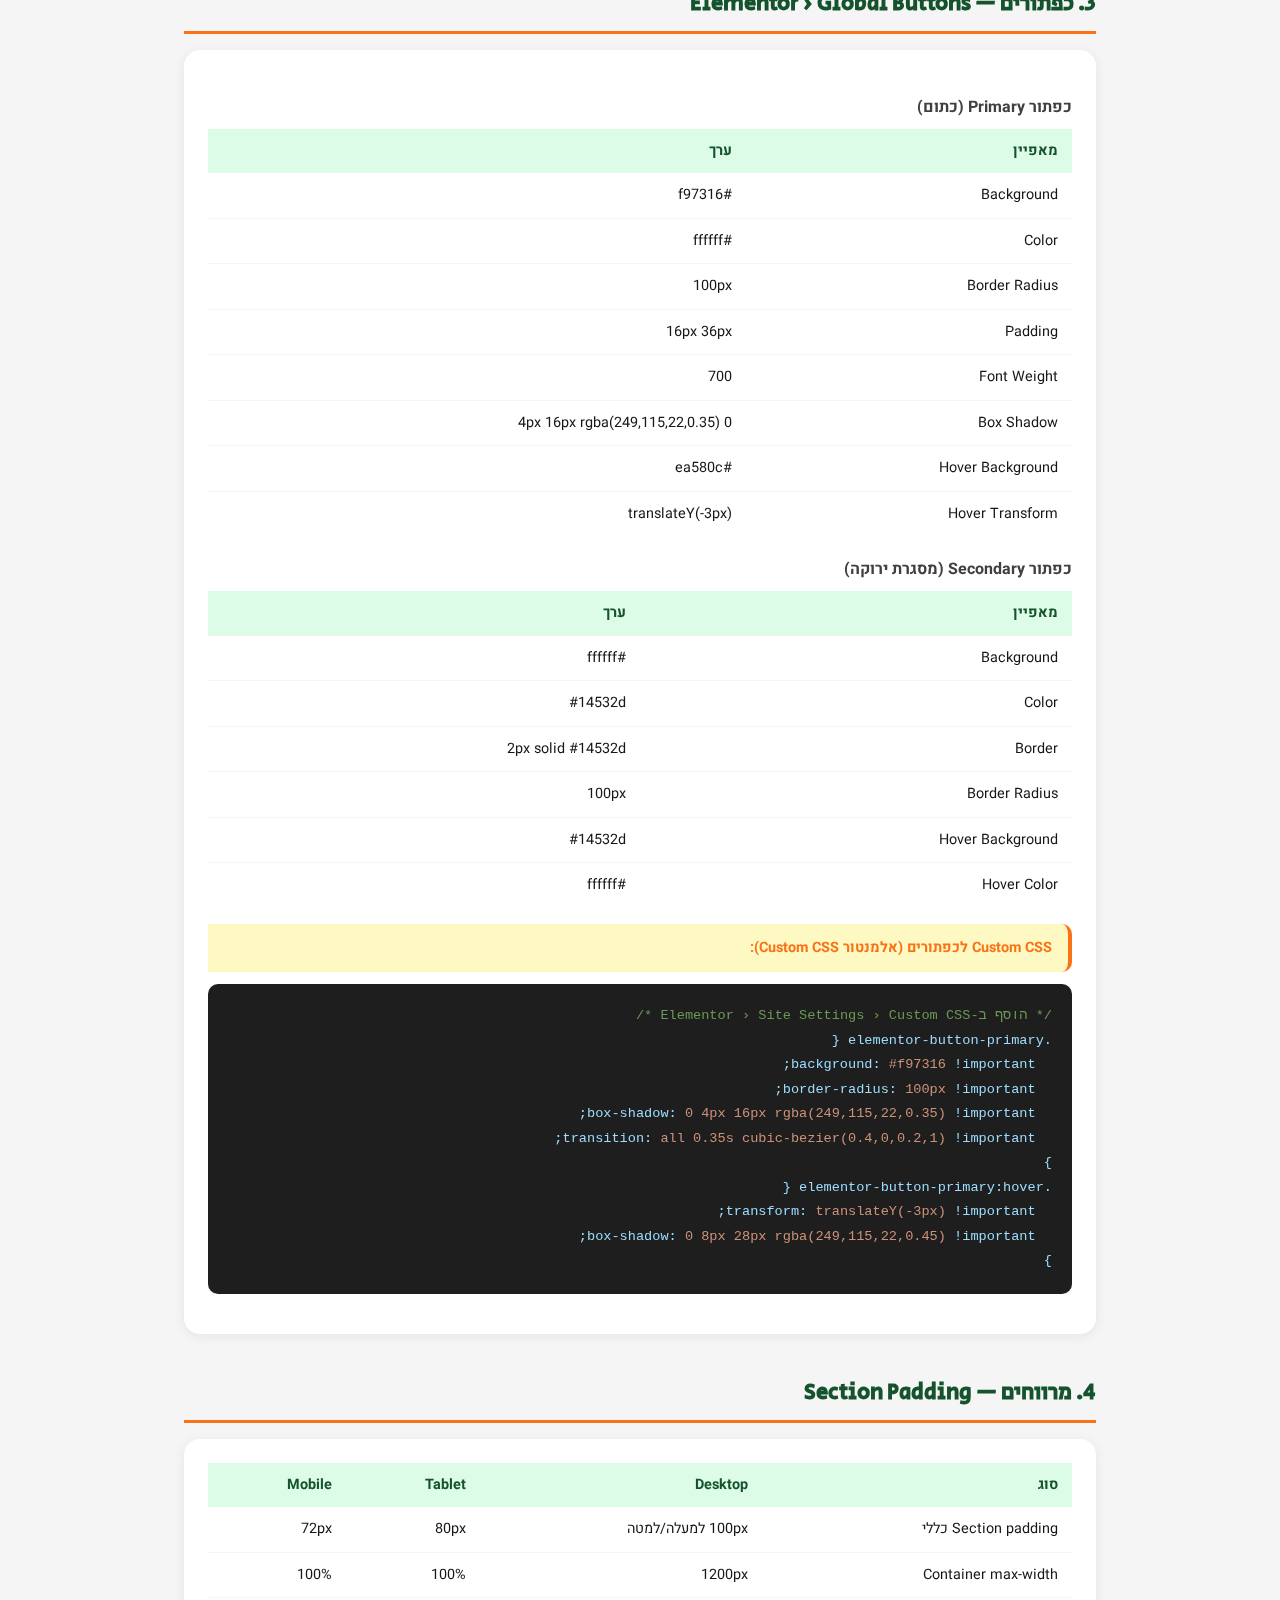
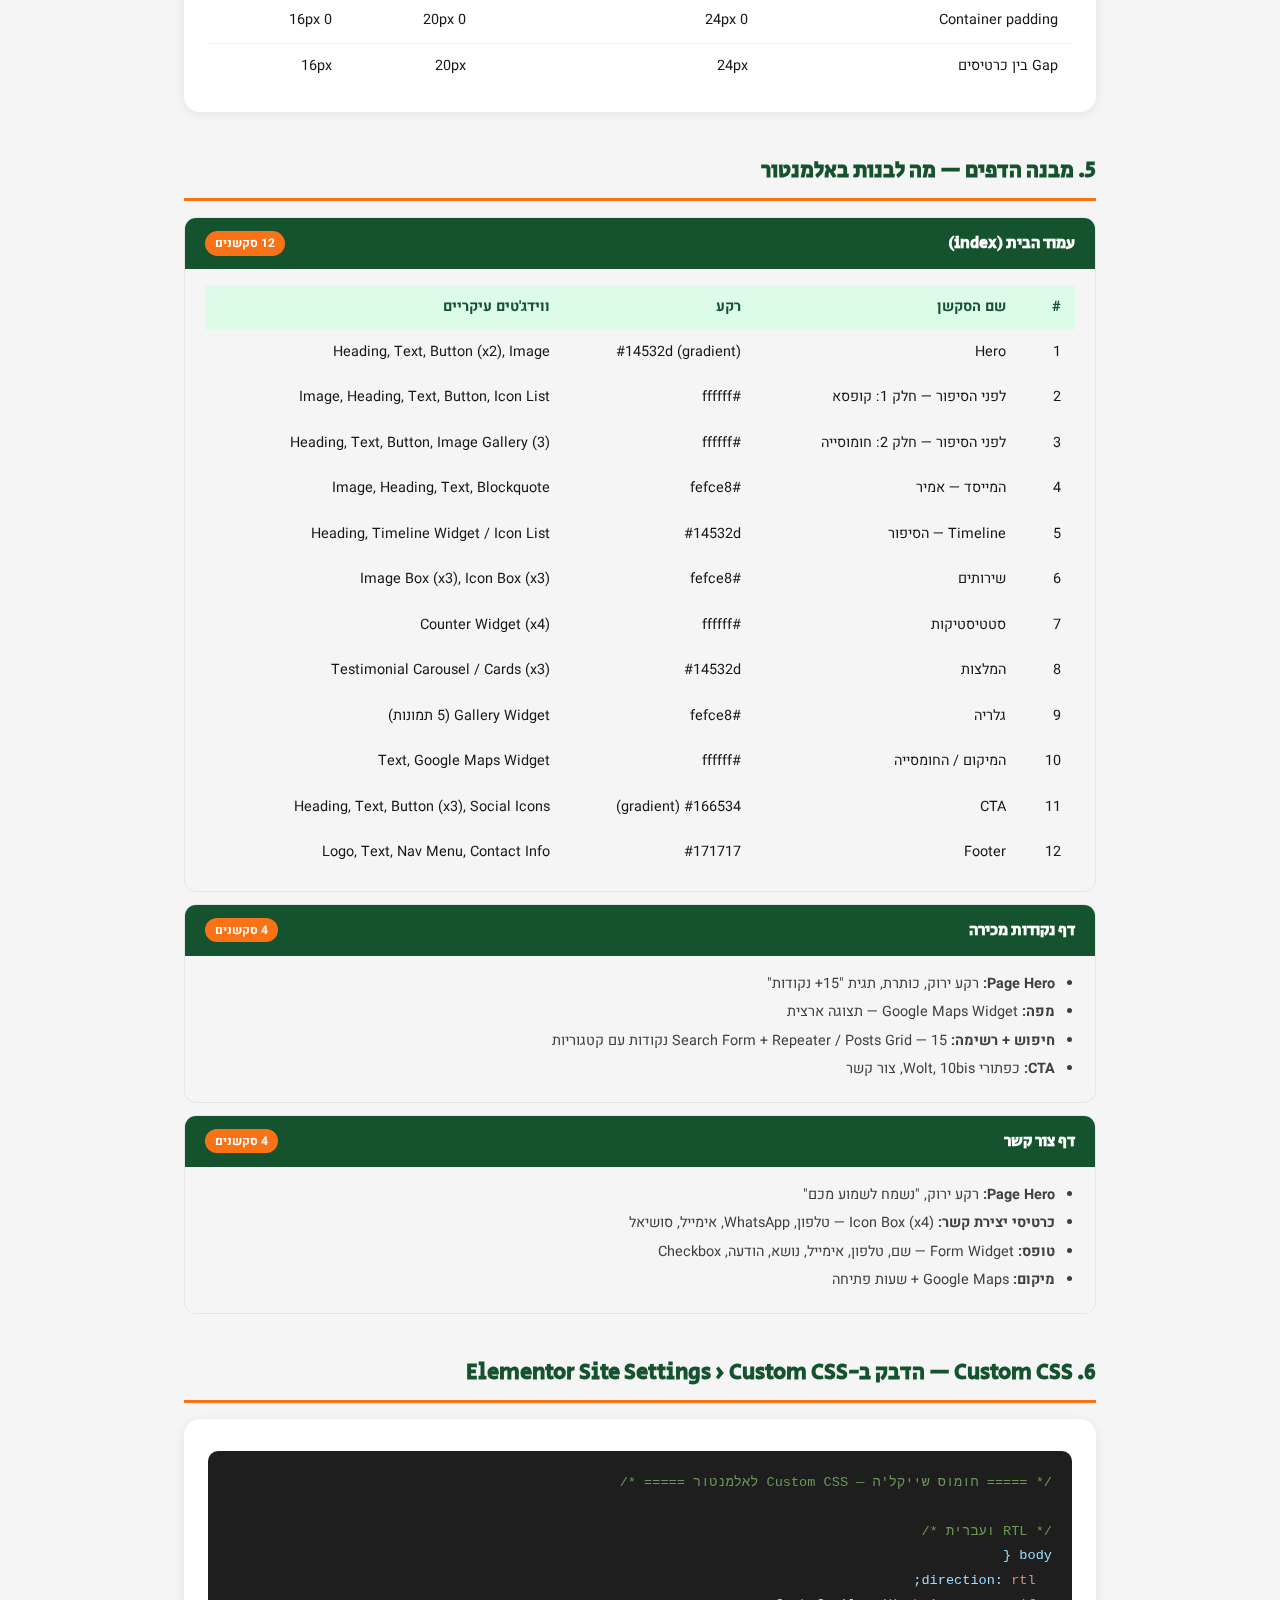
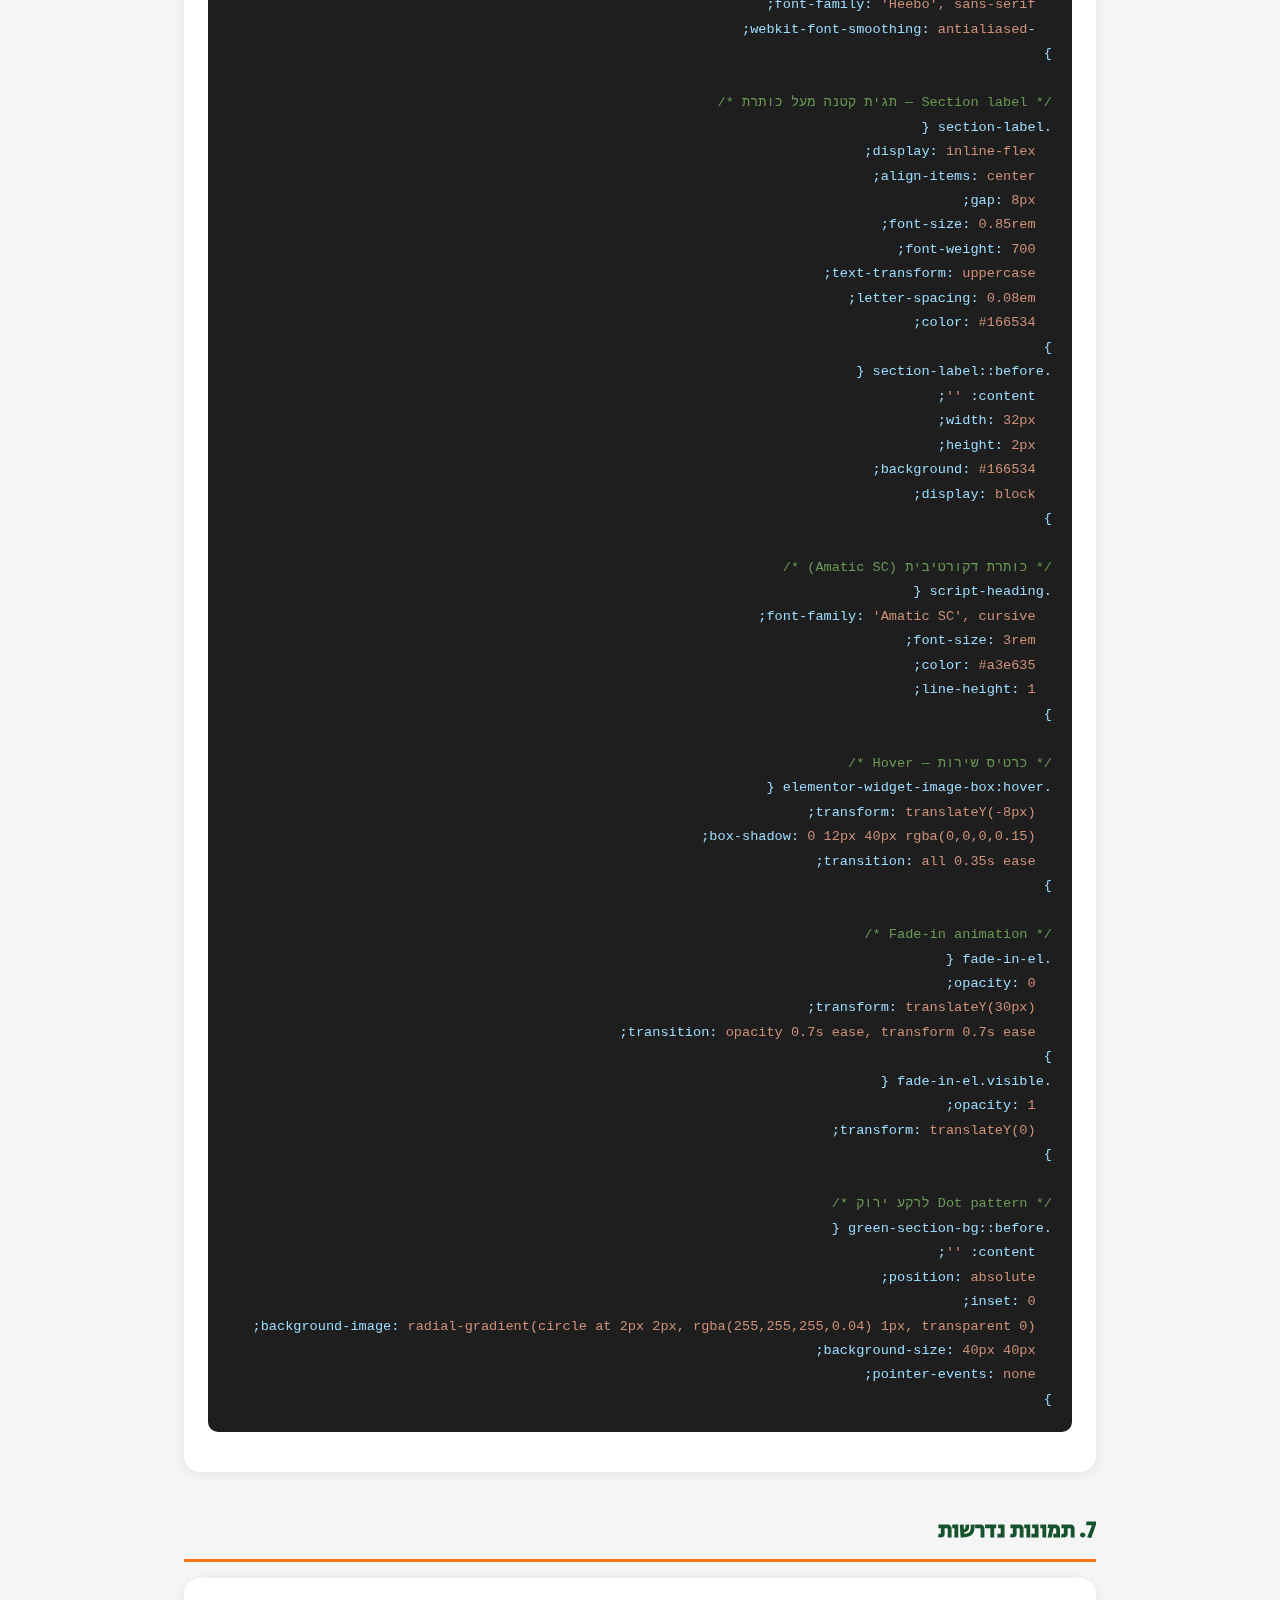
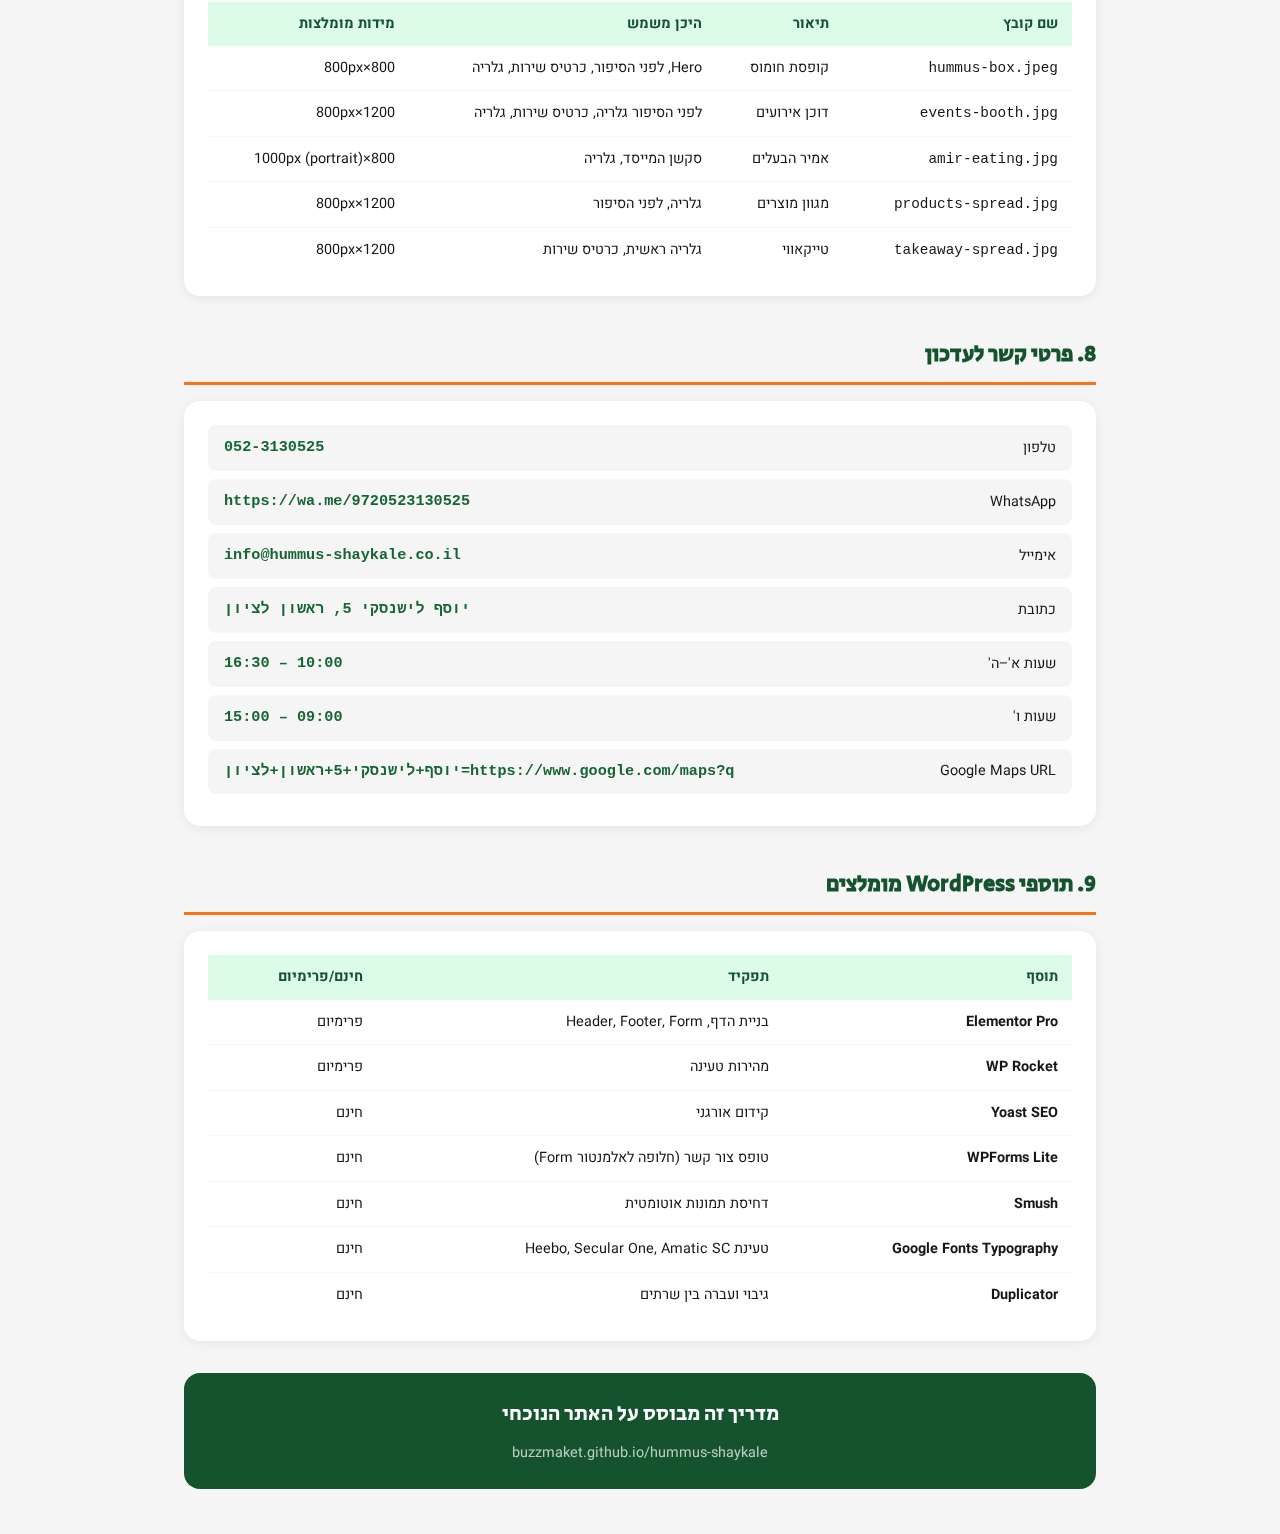
<file: elementor-guide.html>
<!DOCTYPE html>
<html lang="he" dir="rtl">
<head>
  <meta charset="UTF-8">
  <meta name="viewport" content="width=device-width, initial-scale=1.0">
  <title>מדריך מעבר לאלמנטור — חומוס שייקל'ה</title>
  <link rel="preconnect" href="https://fonts.googleapis.com">
  <link href="https://fonts.googleapis.com/css2?family=Heebo:wght@400;600;700;800&family=Secular+One&display=swap" rel="stylesheet">
  <style>
    * { box-sizing: border-box; margin: 0; padding: 0; }
    body { font-family: 'Heebo', sans-serif; background: #f5f5f5; color: #171717; direction: rtl; line-height: 1.7; }
    .page { max-width: 960px; margin: 0 auto; padding: 40px 24px; }
    h1 { font-family: 'Secular One', sans-serif; font-size: 2.2rem; margin-bottom: 8px; color: #14532d; }
    h2 { font-family: 'Secular One', sans-serif; font-size: 1.4rem; color: #14532d; margin: 40px 0 16px; padding-bottom: 8px; border-bottom: 3px solid #f97316; }
    h3 { font-size: 1rem; font-weight: 700; color: #404040; margin: 20px 0 8px; }
    .subtitle { color: #737373; margin-bottom: 40px; font-size: 1.05rem; }
    .card { background: white; border-radius: 16px; padding: 24px; margin-bottom: 16px; box-shadow: 0 2px 12px rgba(0,0,0,0.07); }
    .copy-row { display: flex; align-items: center; justify-content: space-between; gap: 12px; background: #f5f5f5; border-radius: 8px; padding: 10px 16px; margin-bottom: 8px; font-size: 0.9rem; }
    .copy-val { font-family: monospace; font-size: 0.95rem; color: #166534; font-weight: 700; }
    .copy-btn { background: #14532d; color: white; border: none; border-radius: 6px; padding: 4px 12px; font-size: 0.8rem; cursor: pointer; white-space: nowrap; font-family: 'Heebo', sans-serif; }
    .copy-btn:hover { background: #f97316; }
    .color-grid { display: grid; grid-template-columns: repeat(auto-fill, minmax(160px, 1fr)); gap: 12px; }
    .color-chip { border-radius: 12px; overflow: hidden; box-shadow: 0 2px 8px rgba(0,0,0,0.1); }
    .color-swatch { height: 64px; }
    .color-info { background: white; padding: 10px 12px; }
    .color-name { font-weight: 700; font-size: 0.85rem; color: #171717; }
    .color-hex { font-family: monospace; font-size: 0.8rem; color: #737373; }
    .color-role { font-size: 0.75rem; color: #737373; margin-top: 2px; }
    .section-map { border: 1px solid #e5e5e5; border-radius: 12px; overflow: hidden; margin-bottom: 12px; }
    .section-map-header { background: #14532d; color: white; padding: 12px 20px; display: flex; justify-content: space-between; align-items: center; }
    .section-map-header h4 { font-family: 'Secular One', sans-serif; font-size: 1rem; }
    .section-map-body { padding: 16px 20px; }
    .section-map-body ul { padding-right: 20px; }
    .section-map-body li { margin-bottom: 4px; font-size: 0.9rem; color: #404040; }
    .badge { background: #f97316; color: white; padding: 2px 10px; border-radius: 20px; font-size: 0.75rem; font-weight: 700; }
    .css-block { background: #1e1e1e; color: #9cdcfe; border-radius: 10px; padding: 20px; font-family: monospace; font-size: 0.85rem; line-height: 1.8; overflow-x: auto; margin: 8px 0 16px; white-space: pre; }
    .css-block .prop { color: #9cdcfe; }
    .css-block .val { color: #ce9178; }
    .css-block .comment { color: #6a9955; }
    table { width: 100%; border-collapse: collapse; font-size: 0.9rem; }
    th { background: #dcfce7; color: #14532d; padding: 10px 14px; text-align: right; font-weight: 700; }
    td { padding: 10px 14px; border-bottom: 1px solid #f5f5f5; }
    tr:last-child td { border-bottom: none; }
    .tip { background: #fef9c3; border-right: 4px solid #f97316; border-radius: 0 10px 10px 0; padding: 12px 16px; font-size: 0.9rem; margin: 12px 0; }
    .tip strong { color: #f97316; }
    @media print { .copy-btn { display: none; } }
  </style>
</head>
<body>
<div class="page">

  <h1>מדריך מעבר לאלמנטור</h1>
  <p class="subtitle">חומוס שייקל'ה — כל מה שצריך לשחזר את העיצוב ב-WordPress + Elementor Pro</p>

  <!-- ===== COLORS ===== -->
  <h2>1. צבעים — Elementor › Global Colors</h2>
  <div class="card">
    <p style="margin-bottom:16px;font-size:0.9rem;color:#737373;">לך ל-Elementor › Site Settings › Global Colors והוסף את הצבעים הבאים:</p>
    <div class="color-grid">
      <div class="color-chip">
        <div class="color-swatch" style="background:#14532d;"></div>
        <div class="color-info">
          <div class="color-name">ירוק כהה</div>
          <div class="color-hex">#14532d</div>
          <div class="color-role">צבע ראשי, Header, Footer</div>
        </div>
      </div>
      <div class="color-chip">
        <div class="color-swatch" style="background:#166534;"></div>
        <div class="color-info">
          <div class="color-name">ירוק</div>
          <div class="color-hex">#166534</div>
          <div class="color-role">כפתורים, CTA section</div>
        </div>
      </div>
      <div class="color-chip">
        <div class="color-swatch" style="background:#a3e635;"></div>
        <div class="color-info">
          <div class="color-name">ליים</div>
          <div class="color-hex">#a3e635</div>
          <div class="color-role">פונט script, הדגשות</div>
        </div>
      </div>
      <div class="color-chip">
        <div class="color-swatch" style="background:#f97316;"></div>
        <div class="color-info">
          <div class="color-name">כתום</div>
          <div class="color-hex">#f97316</div>
          <div class="color-role">כפתור Primary, אקצנטים</div>
        </div>
      </div>
      <div class="color-chip">
        <div class="color-swatch" style="background:#fefce8;border:1px solid #e5e5e5;"></div>
        <div class="color-info">
          <div class="color-name">קרם</div>
          <div class="color-hex">#fefce8</div>
          <div class="color-role">רקע חלקים</div>
        </div>
      </div>
      <div class="color-chip">
        <div class="color-swatch" style="background:#dcfce7;"></div>
        <div class="color-info">
          <div class="color-name">ירוק חיוור</div>
          <div class="color-hex">#dcfce7</div>
          <div class="color-role">תגיות, רקעי אייקונים</div>
        </div>
      </div>
      <div class="color-chip">
        <div class="color-swatch" style="background:#171717;"></div>
        <div class="color-info">
          <div class="color-name">שחור</div>
          <div class="color-hex">#171717</div>
          <div class="color-role">Footer רקע</div>
        </div>
      </div>
      <div class="color-chip">
        <div class="color-swatch" style="background:#737373;"></div>
        <div class="color-info">
          <div class="color-name">אפור טקסט</div>
          <div class="color-hex">#737373</div>
          <div class="color-role">טקסט תיאור משני</div>
        </div>
      </div>
    </div>
  </div>

  <!-- ===== FONTS ===== -->
  <h2>2. פונטים — Elementor › Global Fonts</h2>
  <div class="card">
    <div class="tip"><strong>שלב ראשון:</strong> הוסף ל-WordPress › Appearance › Theme File Editor › functions.php את הקוד הבא, או השתמש בתוסף "Google Fonts Typography"</div>

    <div class="css-block"><span class="comment">/* הוסף ל-functions.php או ל-Custom CSS של הדף */</span>
@import url('https://fonts.googleapis.com/css2?family=Heebo:wght@300;400;500;600;700;800;900&family=Secular+One&family=Amatic+SC:wght@700&display=swap');</div>

    <h3>הגדרות ב-Elementor › Global Fonts:</h3>
    <table>
      <tr><th>שם</th><th>פונט</th><th>שימוש</th><th>משקל</th></tr>
      <tr><td><strong>Primary</strong></td><td>Heebo</td><td>טקסט גוף, פסקאות</td><td>400, 500</td></tr>
      <tr><td><strong>Secondary</strong></td><td>Secular One</td><td>כותרות H1–H3</td><td>400 (Regular)</td></tr>
      <tr><td><strong>Accent</strong></td><td>Amatic SC</td><td>כיתובים דקורטיביים</td><td>700 Bold</td></tr>
    </table>

    <h3 style="margin-top:20px;">גדלי פונט לכותרות:</h3>
    <table>
      <tr><th>תגית</th><th>גודל Desktop</th><th>גודל Mobile</th></tr>
      <tr><td>H1</td><td>72–88px</td><td>45px</td></tr>
      <tr><td>H2</td><td>48–56px</td><td>32px</td></tr>
      <tr><td>H3</td><td>24–28px</td><td>20px</td></tr>
      <tr><td>כיתוב Script (Amatic SC)</td><td>48px</td><td>32px</td></tr>
      <tr><td>גוף</td><td>16–18px</td><td>15px</td></tr>
    </table>
  </div>

  <!-- ===== BUTTONS ===== -->
  <h2>3. כפתורים — Elementor › Global Buttons</h2>
  <div class="card">
    <h3>כפתור Primary (כתום)</h3>
    <table>
      <tr><th>מאפיין</th><th>ערך</th></tr>
      <tr><td>Background</td><td>#f97316</td></tr>
      <tr><td>Color</td><td>#ffffff</td></tr>
      <tr><td>Border Radius</td><td>100px</td></tr>
      <tr><td>Padding</td><td>16px 36px</td></tr>
      <tr><td>Font Weight</td><td>700</td></tr>
      <tr><td>Box Shadow</td><td>0 4px 16px rgba(249,115,22,0.35)</td></tr>
      <tr><td>Hover Background</td><td>#ea580c</td></tr>
      <tr><td>Hover Transform</td><td>translateY(-3px)</td></tr>
    </table>

    <h3 style="margin-top:20px;">כפתור Secondary (מסגרת ירוקה)</h3>
    <table>
      <tr><th>מאפיין</th><th>ערך</th></tr>
      <tr><td>Background</td><td>#ffffff</td></tr>
      <tr><td>Color</td><td>#14532d</td></tr>
      <tr><td>Border</td><td>2px solid #14532d</td></tr>
      <tr><td>Border Radius</td><td>100px</td></tr>
      <tr><td>Hover Background</td><td>#14532d</td></tr>
      <tr><td>Hover Color</td><td>#ffffff</td></tr>
    </table>

    <div class="tip" style="margin-top:16px;"><strong>Custom CSS לכפתורים (אלמנטור Custom CSS):</strong></div>
    <div class="css-block"><span class="comment">/* הוסף ב-Elementor › Site Settings › Custom CSS */</span>
.elementor-button-primary {
  <span class="prop">background</span>: <span class="val">#f97316</span> !important;
  <span class="prop">border-radius</span>: <span class="val">100px</span> !important;
  <span class="prop">box-shadow</span>: <span class="val">0 4px 16px rgba(249,115,22,0.35)</span> !important;
  <span class="prop">transition</span>: <span class="val">all 0.35s cubic-bezier(0.4,0,0.2,1)</span> !important;
}
.elementor-button-primary:hover {
  <span class="prop">transform</span>: <span class="val">translateY(-3px)</span> !important;
  <span class="prop">box-shadow</span>: <span class="val">0 8px 28px rgba(249,115,22,0.45)</span> !important;
}</div>
  </div>

  <!-- ===== SPACING ===== -->
  <h2>4. מרווחים — Section Padding</h2>
  <div class="card">
    <table>
      <tr><th>סוג</th><th>Desktop</th><th>Tablet</th><th>Mobile</th></tr>
      <tr><td>Section padding כללי</td><td>100px למעלה/למטה</td><td>80px</td><td>72px</td></tr>
      <tr><td>Container max-width</td><td>1200px</td><td>100%</td><td>100%</td></tr>
      <tr><td>Container padding</td><td>0 24px</td><td>0 20px</td><td>0 16px</td></tr>
      <tr><td>Gap בין כרטיסים</td><td>24px</td><td>20px</td><td>16px</td></tr>
    </table>
  </div>

  <!-- ===== SECTION MAP ===== -->
  <h2>5. מבנה הדפים — מה לבנות באלמנטור</h2>

  <div class="section-map">
    <div class="section-map-header">
      <h4>עמוד הבית (index)</h4>
      <span class="badge">12 סקשנים</span>
    </div>
    <div class="section-map-body">
      <table>
        <tr><th>#</th><th>שם הסקשן</th><th>רקע</th><th>ווידג'טים עיקריים</th></tr>
        <tr><td>1</td><td>Hero</td><td>#14532d (gradient)</td><td>Heading, Text, Button (x2), Image</td></tr>
        <tr><td>2</td><td>לפני הסיפור — חלק 1: קופסא</td><td>#ffffff</td><td>Image, Heading, Text, Button, Icon List</td></tr>
        <tr><td>3</td><td>לפני הסיפור — חלק 2: חומוסייה</td><td>#ffffff</td><td>Heading, Text, Button, Image Gallery (3)</td></tr>
        <tr><td>4</td><td>המייסד — אמיר</td><td>#fefce8</td><td>Image, Heading, Text, Blockquote</td></tr>
        <tr><td>5</td><td>Timeline — הסיפור</td><td>#14532d</td><td>Heading, Timeline Widget / Icon List</td></tr>
        <tr><td>6</td><td>שירותים</td><td>#fefce8</td><td>Image Box (x3), Icon Box (x3)</td></tr>
        <tr><td>7</td><td>סטטיסטיקות</td><td>#ffffff</td><td>Counter Widget (x4)</td></tr>
        <tr><td>8</td><td>המלצות</td><td>#14532d</td><td>Testimonial Carousel / Cards (x3)</td></tr>
        <tr><td>9</td><td>גלריה</td><td>#fefce8</td><td>Gallery Widget (5 תמונות)</td></tr>
        <tr><td>10</td><td>המיקום / החומסייה</td><td>#ffffff</td><td>Text, Google Maps Widget</td></tr>
        <tr><td>11</td><td>CTA</td><td>#166534 (gradient)</td><td>Heading, Text, Button (x3), Social Icons</td></tr>
        <tr><td>12</td><td>Footer</td><td>#171717</td><td>Logo, Text, Nav Menu, Contact Info</td></tr>
      </table>
    </div>
  </div>

  <div class="section-map">
    <div class="section-map-header">
      <h4>דף נקודות מכירה</h4>
      <span class="badge">4 סקשנים</span>
    </div>
    <div class="section-map-body">
      <ul>
        <li><strong>Page Hero:</strong> רקע ירוק, כותרת, תגית "15+ נקודות"</li>
        <tr><td></td></tr>
        <li><strong>מפה:</strong> Google Maps Widget — תצוגה ארצית</li>
        <li><strong>חיפוש + רשימה:</strong> Search Form + Repeater / Posts Grid — 15 נקודות עם קטגוריות</li>
        <li><strong>CTA:</strong> כפתורי Wolt, 10bis, צור קשר</li>
      </ul>
    </div>
  </div>

  <div class="section-map">
    <div class="section-map-header">
      <h4>דף צור קשר</h4>
      <span class="badge">4 סקשנים</span>
    </div>
    <div class="section-map-body">
      <ul>
        <li><strong>Page Hero:</strong> רקע ירוק, "נשמח לשמוע מכם"</li>
        <li><strong>כרטיסי יצירת קשר:</strong> Icon Box (x4) — טלפון, WhatsApp, אימייל, סושיאל</li>
        <li><strong>טופס:</strong> Form Widget — שם, טלפון, אימייל, נושא, הודעה, Checkbox</li>
        <li><strong>מיקום:</strong> Google Maps + שעות פתיחה</li>
      </ul>
    </div>
  </div>

  <!-- ===== CUSTOM CSS ===== -->
  <h2>6. Custom CSS — הדבק ב-Elementor Site Settings › Custom CSS</h2>
  <div class="card">
    <div class="css-block"><span class="comment">/* ===== חומוס שייקל'ה — Custom CSS לאלמנטור ===== */</span>

<span class="comment">/* RTL ועברית */</span>
body {
  <span class="prop">direction</span>: <span class="val">rtl</span>;
  <span class="prop">font-family</span>: <span class="val">'Heebo', sans-serif</span>;
  <span class="prop">-webkit-font-smoothing</span>: <span class="val">antialiased</span>;
}

<span class="comment">/* Section label — תגית קטנה מעל כותרת */</span>
.section-label {
  <span class="prop">display</span>: <span class="val">inline-flex</span>;
  <span class="prop">align-items</span>: <span class="val">center</span>;
  <span class="prop">gap</span>: <span class="val">8px</span>;
  <span class="prop">font-size</span>: <span class="val">0.85rem</span>;
  <span class="prop">font-weight</span>: <span class="val">700</span>;
  <span class="prop">text-transform</span>: <span class="val">uppercase</span>;
  <span class="prop">letter-spacing</span>: <span class="val">0.08em</span>;
  <span class="prop">color</span>: <span class="val">#166534</span>;
}
.section-label::before {
  <span class="prop">content</span>: <span class="val">''</span>;
  <span class="prop">width</span>: <span class="val">32px</span>;
  <span class="prop">height</span>: <span class="val">2px</span>;
  <span class="prop">background</span>: <span class="val">#166534</span>;
  <span class="prop">display</span>: <span class="val">block</span>;
}

<span class="comment">/* כותרת דקורטיבית (Amatic SC) */</span>
.script-heading {
  <span class="prop">font-family</span>: <span class="val">'Amatic SC', cursive</span>;
  <span class="prop">font-size</span>: <span class="val">3rem</span>;
  <span class="prop">color</span>: <span class="val">#a3e635</span>;
  <span class="prop">line-height</span>: <span class="val">1</span>;
}

<span class="comment">/* כרטיס שירות — Hover */</span>
.elementor-widget-image-box:hover {
  <span class="prop">transform</span>: <span class="val">translateY(-8px)</span>;
  <span class="prop">box-shadow</span>: <span class="val">0 12px 40px rgba(0,0,0,0.15)</span>;
  <span class="prop">transition</span>: <span class="val">all 0.35s ease</span>;
}

<span class="comment">/* Fade-in animation */</span>
.fade-in-el {
  <span class="prop">opacity</span>: <span class="val">0</span>;
  <span class="prop">transform</span>: <span class="val">translateY(30px)</span>;
  <span class="prop">transition</span>: <span class="val">opacity 0.7s ease, transform 0.7s ease</span>;
}
.fade-in-el.visible {
  <span class="prop">opacity</span>: <span class="val">1</span>;
  <span class="prop">transform</span>: <span class="val">translateY(0)</span>;
}

<span class="comment">/* Dot pattern לרקע ירוק */</span>
.green-section-bg::before {
  <span class="prop">content</span>: <span class="val">''</span>;
  <span class="prop">position</span>: <span class="val">absolute</span>;
  <span class="prop">inset</span>: <span class="val">0</span>;
  <span class="prop">background-image</span>: <span class="val">radial-gradient(circle at 2px 2px, rgba(255,255,255,0.04) 1px, transparent 0)</span>;
  <span class="prop">background-size</span>: <span class="val">40px 40px</span>;
  <span class="prop">pointer-events</span>: <span class="val">none</span>;
}</div>
  </div>

  <!-- ===== IMAGES ===== -->
  <h2>7. תמונות נדרשות</h2>
  <div class="card">
    <table>
      <tr><th>שם קובץ</th><th>תיאור</th><th>היכן משמש</th><th>מידות מומלצות</th></tr>
      <tr><td><code>hummus-box.jpeg</code></td><td>קופסת חומוס</td><td>Hero, לפני הסיפור, כרטיס שירות, גלריה</td><td>800×800px</td></tr>
      <tr><td><code>events-booth.jpg</code></td><td>דוכן אירועים</td><td>לפני הסיפור גלריה, כרטיס שירות, גלריה</td><td>1200×800px</td></tr>
      <tr><td><code>amir-eating.jpg</code></td><td>אמיר הבעלים</td><td>סקשן המייסד, גלריה</td><td>800×1000px (portrait)</td></tr>
      <tr><td><code>products-spread.jpg</code></td><td>מגוון מוצרים</td><td>גלריה, לפני הסיפור</td><td>1200×800px</td></tr>
      <tr><td><code>takeaway-spread.jpg</code></td><td>טייקאווי</td><td>גלריה ראשית, כרטיס שירות</td><td>1200×800px</td></tr>
    </table>
  </div>

  <!-- ===== CONTACT ===== -->
  <h2>8. פרטי קשר לעדכון</h2>
  <div class="card">
    <div class="copy-row"><span>טלפון</span><span class="copy-val">052-3130525</span></div>
    <div class="copy-row"><span>WhatsApp</span><span class="copy-val">https://wa.me/9720523130525</span></div>
    <div class="copy-row"><span>אימייל</span><span class="copy-val">info@hummus-shaykale.co.il</span></div>
    <div class="copy-row"><span>כתובת</span><span class="copy-val">יוסף לישנסקי 5, ראשון לציון</span></div>
    <div class="copy-row"><span>שעות א'–ה'</span><span class="copy-val">10:00 – 16:30</span></div>
    <div class="copy-row"><span>שעות ו'</span><span class="copy-val">09:00 – 15:00</span></div>
    <div class="copy-row"><span>Google Maps URL</span><span class="copy-val">https://www.google.com/maps?q=יוסף+לישנסקי+5+ראשון+לציון</span></div>
  </div>

  <!-- ===== PLUGINS ===== -->
  <h2>9. תוספי WordPress מומלצים</h2>
  <div class="card">
    <table>
      <tr><th>תוסף</th><th>תפקיד</th><th>חינם/פרימיום</th></tr>
      <tr><td><strong>Elementor Pro</strong></td><td>בניית הדף, Header, Footer, Form</td><td>פרימיום</td></tr>
      <tr><td><strong>WP Rocket</strong></td><td>מהירות טעינה</td><td>פרימיום</td></tr>
      <tr><td><strong>Yoast SEO</strong></td><td>קידום אורגני</td><td>חינם</td></tr>
      <tr><td><strong>WPForms Lite</strong></td><td>טופס צור קשר (חלופה לאלמנטור Form)</td><td>חינם</td></tr>
      <tr><td><strong>Smush</strong></td><td>דחיסת תמונות אוטומטית</td><td>חינם</td></tr>
      <tr><td><strong>Google Fonts Typography</strong></td><td>טעינת Heebo, Secular One, Amatic SC</td><td>חינם</td></tr>
      <tr><td><strong>Duplicator</strong></td><td>גיבוי ועברה בין שרתים</td><td>חינם</td></tr>
    </table>
  </div>

  <div style="background:#14532d;color:white;border-radius:16px;padding:24px;margin-top:32px;text-align:center;">
    <div style="font-family:'Secular One',sans-serif;font-size:1.3rem;margin-bottom:8px;">מדריך זה מבוסס על האתר הנוכחי</div>
    <div style="opacity:0.7;font-size:0.9rem;">buzzmaket.github.io/hummus-shaykale</div>
  </div>

</div>
</body>
</html>
</file>
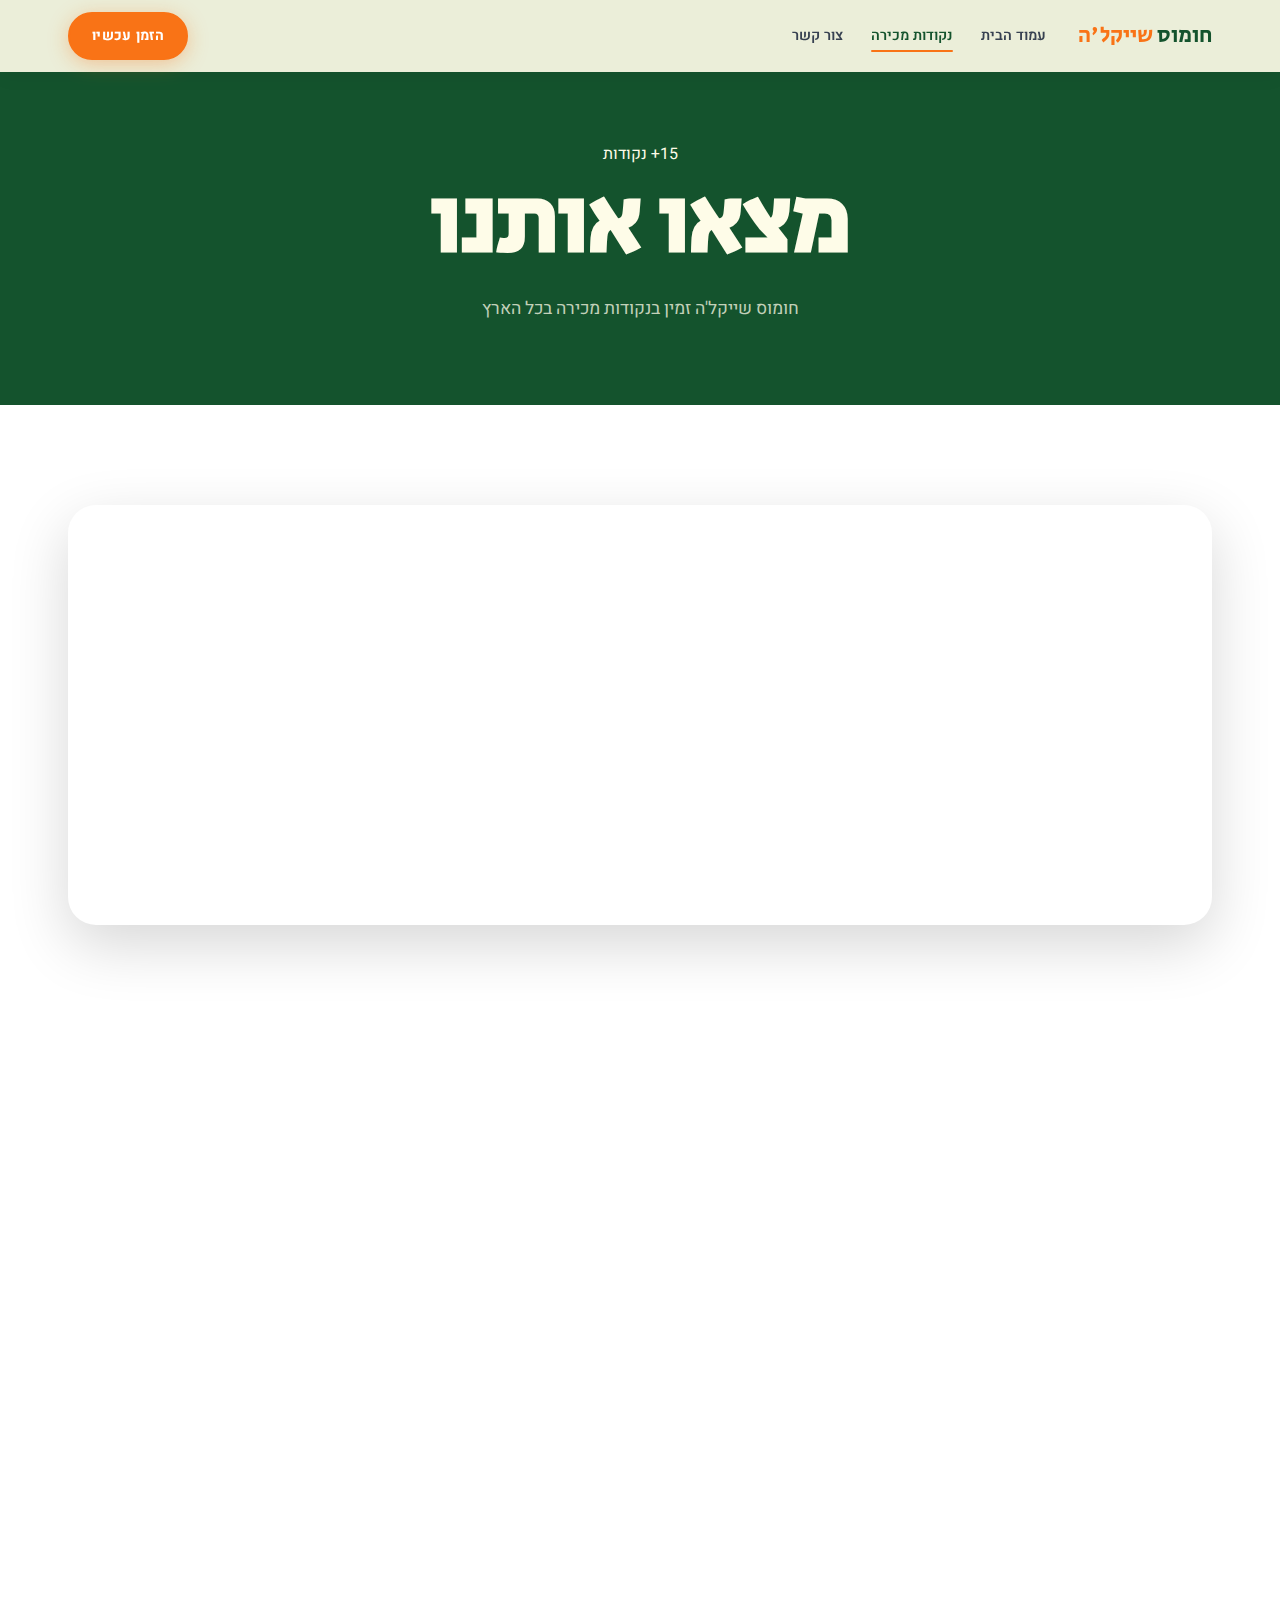
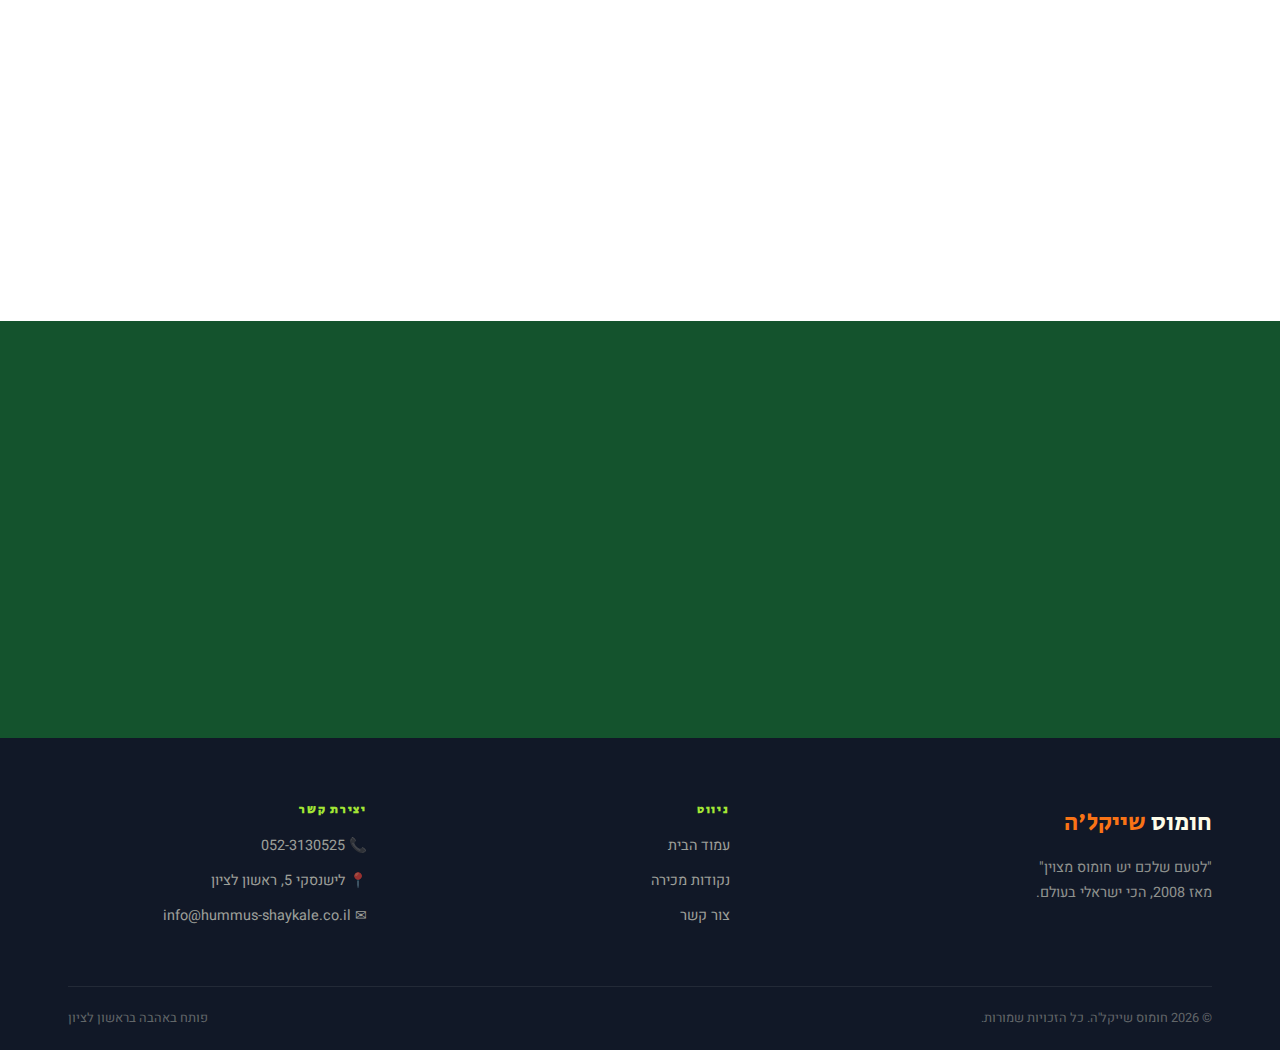
<file: sales-points.html>
<!DOCTYPE html>
<html lang="he" dir="rtl">
<head>
  <meta charset="UTF-8">
  <meta name="viewport" content="width=device-width, initial-scale=1.0">
  <title>נקודות מכירה — חומוס שייקל'ה</title>
  <meta name="description" content="מצאו את חומוס שייקל'ה ליד הבית — מעל 15 נקודות מכירה בכל הארץ.">
  <link rel="stylesheet" href="css/styles.css">
</head>
<body>

  <!-- ===== HEADER ===== -->
  <header class="site-header scrolled">
    <div class="header-inner">
      <a href="index.html" class="logo">חומוס <span>שייקל'ה</span></a>
      <nav class="nav-links">
        <a href="index.html">עמוד הבית</a>
        <a href="sales-points.html" class="active">נקודות מכירה</a>
        <a href="contact.html">צור קשר</a>
      </nav>
      <div class="header-cta">
        <a href="#" class="btn btn-primary btn-sm">הזמן עכשיו</a>
      </div>
      <button class="hamburger" aria-label="תפריט">
        <span></span><span></span><span></span>
      </button>
    </div>
  </header>

  <nav class="mobile-nav">
    <a href="index.html">עמוד הבית</a>
    <a href="sales-points.html">נקודות מכירה</a>
    <a href="contact.html">צור קשר</a>
    <a href="#" class="btn btn-primary">הזמן עכשיו</a>
  </nav>

  <!-- ===== PAGE HERO ===== -->
  <section class="page-hero">
    <div class="container">
      <span class="tag">15+ נקודות</span>
      <h1>מצאו אותנו</h1>
      <p>חומוס שייקל'ה זמין בנקודות מכירה בכל הארץ</p>
    </div>
  </section>

  <!-- ===== MAP ===== -->
  <section class="section-white" style="padding-bottom:0;">
    <div class="container">
      <div class="map-container fade-in" style="min-height:420px;">
        <iframe src="https://www.google.com/maps/embed?pb=!1m18!1m12!1m3!1d108000!2d34.75!3d32.0!2m3!1f0!2f0!3f0!3m2!1i1024!2i768!4f13.1!3m3!1m2!1s0x0%3A0x0!2zMzLCsDAwJzAwLjAiTiAzNMKwNDUnMDAuMCJF!5e0!3m2!1siw!2sil!4v1700000000000" allowfullscreen="" loading="lazy" referrerpolicy="no-referrer-when-downgrade"></iframe>
      </div>
    </div>
  </section>

  <!-- ===== SEARCH + LIST ===== -->
  <section class="section-white">
    <div class="container">
      <div class="filter-bar fade-in">
        <input type="text" id="salesSearch" placeholder="&#128269; חפשו עיר, שם או כתובת...">
        <button class="filter-btn active" data-filter="all">הכל</button>
        <button class="filter-btn" data-filter="center">מרכז</button>
        <button class="filter-btn" data-filter="south">דרום</button>
        <button class="filter-btn" data-filter="north">צפון</button>
        <button class="filter-btn" data-filter="jerusalem">ירושלים</button>
      </div>

      <div class="sales-grid fade-in">
        <div class="sales-point" data-category="center">
          <h4>החומסייה — ראשון לציון</h4>
          <p class="address">יוסף לישנסקי 5, ראשון לציון</p>
          <div class="meta"><span>א'-ה' 10:00-16:30</span><span>חומסייה</span></div>
        </div>
        <div class="sales-point" data-category="center">
          <h4>סופר יוחננוף — ראשון לציון</h4>
          <p class="address">רח' הרצל 100, ראשון לציון</p>
          <div class="meta"><span>א'-ש' 7:00-22:00</span><span>סופרמרקט</span></div>
        </div>
        <div class="sales-point" data-category="center">
          <h4>מעדניית הטעמים — תל אביב</h4>
          <p class="address">רח' אבן גבירול 78, תל אביב</p>
          <div class="meta"><span>א'-ו' 7:00-20:00</span><span>מעדנייה</span></div>
        </div>
        <div class="sales-point" data-category="center">
          <h4>שוק הכרמל — תל אביב</h4>
          <p class="address">דוכן 42, שוק הכרמל</p>
          <div class="meta"><span>א'-ו' 8:00-18:00</span><span>דוכן</span></div>
        </div>
        <div class="sales-point" data-category="center">
          <h4>מינימרקט — גבעתיים</h4>
          <p class="address">רח' בורוכוב 32, גבעתיים</p>
          <div class="meta"><span>א'-ש' 6:30-23:00</span><span>מינימרקט</span></div>
        </div>
        <div class="sales-point" data-category="center">
          <h4>סופר רמי לוי — פתח תקווה</h4>
          <p class="address">רח' הרב קוק 15, פתח תקווה</p>
          <div class="meta"><span>א'-ש' 7:00-22:00</span><span>סופרמרקט</span></div>
        </div>
        <div class="sales-point" data-category="center">
          <h4>מעדנייה — חולון</h4>
          <p class="address">רח' סוקולוב 55, חולון</p>
          <div class="meta"><span>א'-ו' 7:00-19:00</span><span>מעדנייה</span></div>
        </div>
        <div class="sales-point" data-category="center">
          <h4>סופר ויקטורי — רמת גן</h4>
          <p class="address">רח' ביאליק 20, רמת גן</p>
          <div class="meta"><span>א'-ש' 7:00-23:00</span><span>סופרמרקט</span></div>
        </div>
        <div class="sales-point" data-category="south">
          <h4>מעדנייה — באר שבע</h4>
          <p class="address">רח' הנשיא 12, באר שבע</p>
          <div class="meta"><span>א'-ו' 7:00-20:00</span><span>מעדנייה</span></div>
        </div>
        <div class="sales-point" data-category="south">
          <h4>סופר שופרסל — אשדוד</h4>
          <p class="address">רח' הבנאים 8, אשדוד</p>
          <div class="meta"><span>א'-ש' 7:00-22:00</span><span>סופרמרקט</span></div>
        </div>
        <div class="sales-point" data-category="south">
          <h4>מינימרקט — אשקלון</h4>
          <p class="address">רח' הנשיא 45, אשקלון</p>
          <div class="meta"><span>א'-ש' 6:00-22:00</span><span>מינימרקט</span></div>
        </div>
        <div class="sales-point" data-category="north">
          <h4>מעדנייה חיפאית — חיפה</h4>
          <p class="address">שדרות הנשיא 98, חיפה</p>
          <div class="meta"><span>א'-ו' 7:00-20:00</span><span>מעדנייה</span></div>
        </div>
        <div class="sales-point" data-category="north">
          <h4>סופר — נוף הגליל</h4>
          <p class="address">רח' הגליל 10, נוף הגליל</p>
          <div class="meta"><span>א'-ש' 7:00-21:00</span><span>סופרמרקט</span></div>
        </div>
        <div class="sales-point" data-category="jerusalem">
          <h4>מעדנייה ירושלמית</h4>
          <p class="address">רח' יפו 44, ירושלים</p>
          <div class="meta"><span>א'-ה' 7:00-20:00</span><span>מעדנייה</span></div>
        </div>
        <div class="sales-point" data-category="jerusalem">
          <h4>שוק מחנה יהודה</h4>
          <p class="address">דוכן 15, מחנה יהודה</p>
          <div class="meta"><span>א'-ו' 8:00-17:00</span><span>דוכן</span></div>
        </div>
      </div>
    </div>
  </section>

  <!-- ===== CTA ===== -->
  <section class="cta-section">
    <div class="container fade-in">
      <h2>לא מצאתם ליד הבית?</h2>
      <p>הזמינו ישירות מהחומסייה עם משלוח</p>
      <div class="cta-buttons">
        <a href="#" class="btn btn-white btn-lg">הזמינו ב-Wolt</a>
        <a href="#" class="btn btn-white btn-lg">הזמינו ב-10bis</a>
        <a href="contact.html" class="btn btn-primary btn-lg">דברו איתנו</a>
      </div>
    </div>
  </section>

  <!-- ===== FOOTER ===== -->
  <footer class="site-footer">
    <div class="container">
      <div class="footer-grid">
        <div class="footer-brand">
          <div class="logo">חומוס <span>שייקל'ה</span></div>
          <p>"לטעם שלכם יש חומוס מצוין"<br>מאז 2008, הכי ישראלי בעולם.</p>
        </div>
        <div class="footer-col">
          <h4>ניווט</h4>
          <a href="index.html">עמוד הבית</a>
          <a href="sales-points.html">נקודות מכירה</a>
          <a href="contact.html">צור קשר</a>
        </div>
        <div class="footer-col">
          <h4>יצירת קשר</h4>
          <p>&#128222; 052-3130525</p>
          <p>&#128205; לישנסקי 5, ראשון לציון</p>
          <p>&#9993; info@hummus-shaykale.co.il</p>
        </div>
      </div>
      <div class="footer-bottom">
        <span>&copy; 2026 חומוס שייקל'ה. כל הזכויות שמורות.</span>
        <span>פותח באהבה בראשון לציון</span>
      </div>
    </div>
  </footer>

  <script src="js/main.js"></script>
</body>
</html>
</file>
<file: css/styles.css>
/* ============================
   חומוס שייקל'ה — Design v3
   frontend-design powered
   ============================ */

@import url('https://fonts.googleapis.com/css2?family=Heebo:wght@300;400;500;600;700;800;900&family=Secular+One&family=Amatic+SC:wght@700&display=swap');

/* ===== VARIABLES ===== */
:root {
  --green-dark:  #14532d;
  --green:       #166534;
  --green-light: #dcfce7;
  --lime:        #a3e635;
  --lime-dark:   #84cc16;
  --orange:      #f97316;
  --orange-pale: #fff7ed;
  --cream:       #fefce8;
  --cream-dark:  #fef9c3;
  --white:       #ffffff;
  --charcoal:    #111827;
  --ink:         #1c1917;
  --gray-700:    #374151;
  --gray-500:    #6b7280;
  --gray-200:    #e5e7eb;
  --gray-100:    #f9fafb;

  --font-body:    'Heebo', sans-serif;
  --font-display: 'Secular One', sans-serif;
  --font-script:  'Amatic SC', cursive;

  --shadow-xs: 0 1px 4px rgba(0,0,0,0.06);
  --shadow-sm: 0 2px 12px rgba(0,0,0,0.08);
  --shadow-md: 0 8px 32px rgba(0,0,0,0.12);
  --shadow-lg: 0 20px 60px rgba(0,0,0,0.16);
  --shadow-xl: 0 32px 80px rgba(0,0,0,0.22);

  --radius-sm:   10px;
  --radius-md:   18px;
  --radius-lg:   28px;
  --radius-full: 100px;

  --max-w: 1200px;
  --easing: cubic-bezier(0.4, 0, 0.2, 1);
  --t-fast: 0.22s var(--easing);
  --t-med:  0.38s var(--easing);
  --t-slow: 0.6s var(--easing);
}

/* ===== RESET & BASE ===== */
*, *::before, *::after { box-sizing: border-box; margin: 0; padding: 0; }
html { scroll-behavior: smooth; font-size: 16px; }
body {
  font-family: var(--font-body);
  background: var(--cream);
  color: var(--ink);
  direction: rtl;
  line-height: 1.75;
  -webkit-font-smoothing: antialiased;
  -moz-osx-font-smoothing: grayscale;
  overflow-x: hidden;
}
img    { max-width: 100%; display: block; }
a      { color: inherit; text-decoration: none; }
ul, ol { list-style: none; }
button { font-family: inherit; cursor: pointer; border: none; background: none; }
input, textarea, select { font-family: inherit; font-size: 1rem; }
iframe { border: none; }

/* ===== SCROLL PROGRESS ===== */
.scroll-progress {
  position: fixed; top: 0; right: 0; height: 3px;
  background: linear-gradient(90deg, var(--orange), var(--lime));
  z-index: 9999; width: 0%; transition: width 0.1s linear;
}

/* ===== CONTAINER ===== */
.container {
  max-width: var(--max-w);
  margin: 0 auto;
  padding: 0 28px;
}

/* ===== TYPOGRAPHY ===== */
h1, h2, h3, h4 { font-family: var(--font-display); line-height: 1.15; }
h1 { font-size: clamp(3rem, 9vw, 6rem); letter-spacing: -0.02em; }
h2 { font-size: clamp(2rem, 5vw, 3.5rem); letter-spacing: -0.015em; }
h3 { font-size: clamp(1.2rem, 2.5vw, 1.65rem); }
h4 { font-size: 1.1rem; }

.script {
  font-family: var(--font-script);
  font-size: clamp(2rem, 6vw, 3.5rem);
  color: var(--lime);
  display: block;
  line-height: 1;
  margin-bottom: 4px;
}

.section-label {
  display: inline-flex;
  align-items: center;
  gap: 8px;
  font-size: 0.75rem;
  font-weight: 700;
  letter-spacing: 0.15em;
  text-transform: uppercase;
  color: var(--orange);
  margin-bottom: 12px;
}
.section-label::before,
.section-label::after {
  content: '';
  display: block;
  width: 24px;
  height: 1.5px;
  background: currentColor;
  opacity: 0.6;
}
.section-label-light { color: var(--lime); }

.section-header {
  text-align: center;
  margin-bottom: 64px;
}

/* ===== BUTTONS ===== */
.btn {
  display: inline-flex;
  align-items: center;
  justify-content: center;
  gap: 8px;
  padding: 14px 32px;
  border-radius: var(--radius-full);
  font-family: var(--font-body);
  font-size: 0.95rem;
  font-weight: 700;
  letter-spacing: 0.02em;
  cursor: pointer;
  transition: all var(--t-med);
  border: 2px solid transparent;
  white-space: nowrap;
}
.btn:hover { transform: translateY(-2px); }
.btn:active { transform: translateY(0); }

.btn-primary {
  background: var(--orange);
  color: var(--white);
  border-color: var(--orange);
  box-shadow: 0 4px 20px rgba(249,115,22,0.35);
}
.btn-primary:hover {
  background: #ea6500;
  border-color: #ea6500;
  box-shadow: 0 8px 32px rgba(249,115,22,0.45);
}
.btn-secondary {
  background: var(--white);
  color: var(--green-dark);
  border-color: var(--gray-200);
  box-shadow: var(--shadow-sm);
}
.btn-secondary:hover {
  border-color: var(--green-dark);
  box-shadow: var(--shadow-md);
}
.btn-green {
  background: var(--lime);
  color: var(--green-dark);
  border-color: var(--lime);
  font-weight: 800;
}
.btn-green:hover {
  background: var(--lime-dark);
  border-color: var(--lime-dark);
  box-shadow: 0 8px 28px rgba(163,230,53,0.4);
}
.btn-ghost {
  background: transparent;
  color: var(--green-dark);
  border-color: var(--green-dark);
}
.btn-ghost:hover {
  background: var(--green-dark);
  color: var(--cream);
}
.btn-white {
  background: var(--white);
  color: var(--green-dark);
  border-color: var(--white);
  box-shadow: var(--shadow-md);
}
.btn-white:hover {
  background: var(--cream);
  box-shadow: var(--shadow-lg);
}
.btn-lg { padding: 17px 40px; font-size: 1rem; }
.btn-sm { padding: 10px 22px; font-size: 0.88rem; }

.link-arrow {
  font-size: 0.9rem;
  font-weight: 700;
  color: var(--orange);
  display: inline-flex;
  align-items: center;
  gap: 4px;
  transition: gap var(--t-fast);
}
.link-arrow:hover { gap: 8px; }

/* ===== NAVIGATION ===== */
.site-header {
  position: fixed;
  top: 0; right: 0; left: 0;
  z-index: 1000;
  transition: background var(--t-med), box-shadow var(--t-med), backdrop-filter var(--t-med);
}
.site-header.scrolled {
  background: rgba(254,252,232,0.92);
  backdrop-filter: blur(16px);
  -webkit-backdrop-filter: blur(16px);
  box-shadow: 0 1px 20px rgba(0,0,0,0.08);
}
.header-inner {
  max-width: var(--max-w);
  margin: 0 auto;
  padding: 0 28px;
  height: 72px;
  display: flex;
  align-items: center;
  gap: 32px;
}
.logo {
  font-family: var(--font-display);
  font-size: 1.35rem;
  color: var(--green-dark);
  white-space: nowrap;
}
.logo span { color: var(--orange); }
.nav-links {
  display: flex;
  align-items: center;
  gap: 28px;
  flex: 1;
}
.nav-links a {
  font-size: 0.9rem;
  font-weight: 600;
  color: var(--gray-700);
  position: relative;
  transition: color var(--t-fast);
}
.nav-links a::after {
  content: '';
  position: absolute;
  bottom: -3px; right: 0;
  width: 0; height: 2px;
  background: var(--orange);
  transition: width var(--t-med);
  border-radius: 2px;
}
.nav-links a:hover,
.nav-links a.active {
  color: var(--green-dark);
}
.nav-links a:hover::after,
.nav-links a.active::after { width: 100%; }

.header-cta { margin-right: auto; }

.hamburger {
  display: none;
  flex-direction: column;
  gap: 5px;
  width: 28px;
  padding: 4px;
  cursor: pointer;
}
.hamburger span {
  display: block;
  height: 2px;
  background: var(--ink);
  border-radius: 2px;
  transition: all var(--t-med);
}
.hamburger.active span:nth-child(1) { transform: translateY(7px) rotate(45deg); }
.hamburger.active span:nth-child(2) { opacity: 0; }
.hamburger.active span:nth-child(3) { transform: translateY(-7px) rotate(-45deg); }

.mobile-nav {
  display: none;
  position: fixed;
  inset: 0;
  background: var(--cream);
  z-index: 999;
  flex-direction: column;
  align-items: center;
  justify-content: center;
  gap: 28px;
  padding: 40px;
}
.mobile-nav.open { display: flex; }
.mobile-nav a {
  font-family: var(--font-display);
  font-size: 2rem;
  color: var(--green-dark);
  transition: color var(--t-fast);
}
.mobile-nav a:hover { color: var(--orange); }
.mobile-nav .btn { font-size: 1.1rem; }

/* ===== FADE-IN ANIMATION ===== */
.fade-in {
  opacity: 0;
  transform: translateY(32px);
  transition: opacity var(--t-slow), transform var(--t-slow);
}
.fade-in.visible {
  opacity: 1;
  transform: translateY(0);
}

/* ===== HERO ===== */
.hero {
  min-height: 100vh;
  background: var(--cream);
  position: relative;
  display: flex;
  align-items: center;
  overflow: hidden;
  padding-top: 72px;
}

/* Dot grid texture */
.hero-dot-grid {
  position: absolute;
  inset: 0;
  background-image: radial-gradient(circle, rgba(20,83,45,0.10) 1.5px, transparent 1.5px);
  background-size: 28px 28px;
  pointer-events: none;
}

/* Giant watermark word */
.hero-bg-word {
  position: absolute;
  font-family: var(--font-script);
  font-size: clamp(140px, 28vw, 340px);
  color: var(--green-dark);
  opacity: 0.038;
  top: 50%;
  left: 48%;
  transform: translate(-50%, -50%);
  white-space: nowrap;
  pointer-events: none;
  user-select: none;
  line-height: 1;
}

.hero > .container {
  width: 100%;
  display: grid;
  grid-template-columns: 1fr 1fr;
  gap: 60px;
  align-items: center;
  padding-top: 40px;
  padding-bottom: 80px;
}

.hero-text { position: relative; z-index: 2; }

.hero-eyebrow {
  display: inline-block;
  font-size: 0.78rem;
  font-weight: 700;
  letter-spacing: 0.18em;
  text-transform: uppercase;
  color: var(--orange);
  background: rgba(249,115,22,0.10);
  padding: 6px 16px;
  border-radius: var(--radius-full);
  margin-bottom: 20px;
}

.hero-title {
  display: flex;
  flex-direction: column;
  line-height: 1.0;
  margin-bottom: 24px;
}
.hero-title-line1 {
  font-family: var(--font-script);
  font-size: clamp(3rem, 9vw, 7rem);
  color: var(--green-dark);
  line-height: 1;
}
.hero-title-line2 {
  font-family: var(--font-display);
  font-size: clamp(3rem, 9vw, 6rem);
  color: var(--orange);
  letter-spacing: -0.02em;
  line-height: 1;
}

.hero-sub {
  font-size: 1.1rem;
  color: var(--gray-700);
  line-height: 1.7;
  max-width: 480px;
  margin-bottom: 36px;
}

.hero-buttons {
  display: flex;
  gap: 16px;
  flex-wrap: wrap;
}

/* Hero visual */
.hero-visual {
  display: flex;
  justify-content: center;
  align-items: center;
  position: relative;
  z-index: 2;
}

.hero-image-wrapper {
  position: relative;
  width: 360px;
  height: 360px;
}

.hero-product-img {
  position: absolute;
  inset: 0;
  width: 100%;
  height: 100%;
  object-fit: contain;
  mix-blend-mode: multiply;
  animation: float 5s ease-in-out infinite;
  filter: drop-shadow(0 24px 48px rgba(0,0,0,0.18));
}

/* Decorative rings */
.hero-ring {
  position: absolute;
  border-radius: 50%;
  top: 50%; left: 50%;
  transform: translate(-50%, -50%);
  pointer-events: none;
}
.hero-ring-1 {
  width: 300px; height: 300px;
  border: 1.5px dashed rgba(20,83,45,0.18);
  animation: spin-slow 40s linear infinite;
}
.hero-ring-2 {
  width: 420px; height: 420px;
  border: 1px dashed rgba(249,115,22,0.12);
  animation: spin-slow 60s linear infinite reverse;
}

.badge-sticker {
  position: absolute;
  bottom: 12px;
  left: 0;
  background: var(--orange);
  color: var(--white);
  font-family: var(--font-script);
  font-size: 1.5rem;
  line-height: 1.2;
  padding: 14px 18px;
  border-radius: 50%;
  width: 76px;
  height: 76px;
  display: flex;
  align-items: center;
  justify-content: center;
  text-align: center;
  box-shadow: 0 8px 28px rgba(249,115,22,0.4);
  animation: float 4s 1s ease-in-out infinite;
}

/* Scroll indicator */
.hero-scroll-indicator {
  position: absolute;
  bottom: 32px;
  left: 50%;
  transform: translateX(-50%);
  display: flex;
  flex-direction: column;
  align-items: center;
  gap: 8px;
  font-size: 0.75rem;
  color: var(--gray-500);
  letter-spacing: 0.08em;
}
.scroll-arrow {
  width: 24px; height: 24px;
  border-left: 2px solid var(--gray-500);
  border-bottom: 2px solid var(--gray-500);
  transform: rotate(-45deg);
  animation: bounce-down 1.8s ease-in-out infinite;
}

/* ===== BEFORE STORY ===== */
.section-white {
  background: var(--white);
  padding: 100px 0;
}

.two-parts-header {
  text-align: center;
  margin-bottom: 80px;
}

.before-story-part {
  margin-bottom: 80px;
}

/* Part badge */
.part-badge {
  display: inline-flex;
  align-items: center;
  justify-content: center;
  width: 48px; height: 48px;
  background: var(--green-dark);
  color: var(--cream);
  font-family: var(--font-display);
  font-size: 1rem;
  border-radius: 50%;
  margin-bottom: 20px;
}

/* ===== PRODUCT SHOWCASE / VALUE WHEEL ===== */
.product-showcase {
  display: grid;
  grid-template-columns: 1fr 1fr;
  gap: 80px;
  align-items: center;
}

.product-image-area {
  display: flex;
  justify-content: center;
}

.product-mockup {
  position: relative;
  width: min(560px, 90vw);
  height: min(560px, 90vw);
}

.value-spokes {
  position: absolute;
  inset: 0;
  width: 100%;
  height: 100%;
  stroke: var(--green-dark);
  stroke-width: 1.5;
  stroke-dasharray: 6 6;
  opacity: 0.35;
}

.product-img-container {
  position: absolute;
  top: 50%; left: 50%;
  transform: translate(-50%, -50%);
  width: 180px; height: 180px;
  background: transparent;
  z-index: 2;
}

.product-img-container img {
  width: 100%; height: 100%;
  object-fit: contain;
  animation: float 4.5s ease-in-out infinite;
  mix-blend-mode: multiply;
  filter: drop-shadow(0 16px 32px rgba(0,0,0,0.15));
}

/* Value badges positioned around the wheel */
.value-badge {
  position: absolute;
  background: var(--green-dark);
  color: var(--cream);
  font-size: 0.80rem;
  font-weight: 700;
  font-family: var(--font-body);
  padding: 8px 18px;
  border-radius: var(--radius-full);
  white-space: nowrap;
  z-index: 3;
  box-shadow: 0 4px 20px rgba(20,83,45,0.3);
  letter-spacing: 0.02em;
  transition: transform var(--t-med), box-shadow var(--t-med);
}
.value-badge:hover {
  transform: scale(1.08) !important;
  box-shadow: 0 8px 32px rgba(20,83,45,0.4);
}

/* Clock positions: top, top-right, bottom-right, bottom, bottom-left, top-left */
.vb-1 { top: 3%;   left: 50%; transform: translateX(-50%); }
.vb-2 { top: 23%;  right: 2%; }
.vb-3 { bottom: 23%; right: 2%; }
.vb-4 { bottom: 3%; left: 50%; transform: translateX(-50%); }
.vb-5 { bottom: 23%; left: 2%; }
.vb-6 { top: 23%;  left: 2%; }

/* Product info sidebar */
.product-info h3 {
  color: var(--green-dark);
  margin-bottom: 16px;
}
.product-info p {
  color: var(--gray-700);
  margin-bottom: 32px;
  font-size: 1.05rem;
}

.product-sizes {
  display: flex;
  align-items: center;
  gap: 24px;
  margin-bottom: 36px;
}
.size-option {
  display: flex;
  flex-direction: column;
  align-items: center;
  background: var(--cream);
  border: 2px solid var(--green-dark);
  border-radius: var(--radius-md);
  padding: 16px 28px;
  cursor: pointer;
  transition: all var(--t-med);
}
.size-option:hover {
  background: var(--green-dark);
  color: var(--cream);
}
.size-weight {
  font-family: var(--font-display);
  font-size: 2.2rem;
  line-height: 1;
  color: var(--green-dark);
}
.size-option:hover .size-weight { color: var(--cream); }
.size-unit {
  font-size: 0.8rem;
  font-weight: 600;
  color: var(--gray-500);
  text-transform: uppercase;
  letter-spacing: 0.08em;
}
.size-option:hover .size-unit { color: var(--lime); }

.size-divider {
  width: 1px; height: 48px;
  background: var(--gray-200);
}

/* ===== SECTION DIVIDER ===== */
.section-divider {
  display: flex;
  align-items: center;
  gap: 20px;
  margin: 0 0 80px;
}
.divider-line {
  flex: 1;
  height: 1px;
  background: var(--gray-200);
}
.divider-icon {
  font-size: 1.2rem;
  color: var(--orange);
}

/* ===== HUMMUSIYA SHOWCASE ===== */
.hummusiya-showcase {
  display: grid;
  grid-template-columns: 1fr 1fr;
  gap: 80px;
  align-items: center;
}

.hummusiya-info h3 {
  color: var(--green-dark);
  margin-bottom: 16px;
}
.hummusiya-info p {
  color: var(--gray-700);
  margin-bottom: 16px;
  font-size: 1.05rem;
}
.hummusiya-info p:last-of-type { margin-bottom: 32px; }

.hummusiya-gallery {
  display: grid;
  grid-template-columns: 1fr 1fr;
  grid-template-rows: 240px 200px;
  gap: 12px;
}

.hummusiya-img-main {
  grid-column: 1 / -1;
}

.hummusiya-img {
  position: relative;
  border-radius: var(--radius-md);
  overflow: hidden;
  cursor: pointer;
}
.hummusiya-img img {
  width: 100%; height: 100%;
  object-fit: cover;
  transition: transform 0.5s var(--easing);
}
.hummusiya-img:hover img { transform: scale(1.06); }

.img-overlay {
  position: absolute;
  inset: 0;
  background: linear-gradient(to top, rgba(20,83,45,0.75) 0%, transparent 55%);
  display: flex;
  align-items: flex-end;
  padding: 16px 20px;
  opacity: 0;
  transition: opacity var(--t-med);
}
.hummusiya-img:hover .img-overlay { opacity: 1; }
.img-overlay span {
  color: var(--white);
  font-size: 0.9rem;
  font-weight: 700;
}

/* ===== FOUNDER SECTION ===== */
.founder-section {
  background: var(--green-dark);
  color: var(--cream);
  padding: 100px 0;
  position: relative;
  overflow: hidden;
}

.founder-bg-text {
  position: absolute;
  font-family: var(--font-script);
  font-size: clamp(120px, 22vw, 260px);
  color: var(--white);
  opacity: 0.04;
  bottom: -40px;
  left: 5%;
  pointer-events: none;
  user-select: none;
}

.founder-grid {
  display: grid;
  grid-template-columns: 420px 1fr;
  gap: 80px;
  align-items: center;
  position: relative;
  z-index: 1;
}

.founder-image {
  position: relative;
}
.founder-image img {
  width: 100%;
  aspect-ratio: 3/4;
  object-fit: cover;
  border-radius: var(--radius-lg);
  box-shadow: var(--shadow-xl);
}
.founder-frame {
  position: absolute;
  inset: -12px -12px 12px 12px;
  border: 2px solid rgba(163,230,53,0.4);
  border-radius: var(--radius-lg);
  pointer-events: none;
}

.founder-text h2 {
  color: var(--cream);
  margin: 12px 0 24px;
}
.founder-text p {
  color: rgba(254,252,232,0.8);
  font-size: 1.1rem;
  margin-bottom: 36px;
  line-height: 1.8;
}

.founder-quote {
  border-right: 4px solid var(--lime);
  padding-right: 24px;
  font-style: italic;
  font-size: 1.15rem;
  color: var(--cream);
  line-height: 1.7;
}

/* ===== STORY / TIMELINE ===== */
.section-story {
  background: var(--cream);
  padding: 100px 0;
}
.section-story .section-header h2 { color: var(--green-dark); }

.timeline {
  max-width: 700px;
  margin: 0 auto;
  position: relative;
}
.timeline::before {
  content: '';
  position: absolute;
  top: 0; bottom: 0;
  right: 90px;
  width: 2px;
  background: linear-gradient(to bottom, var(--lime), var(--orange), var(--green-dark));
}

.timeline-item {
  display: grid;
  grid-template-columns: 110px 1fr;
  gap: 32px;
  align-items: flex-start;
  padding: 0 0 48px 0;
  opacity: 0;
  transform: translateY(28px);
  transition: opacity var(--t-slow), transform var(--t-slow);
}
.timeline-item.visible {
  opacity: 1;
  transform: translateY(0);
}
.timeline-item:last-child { padding-bottom: 0; }

.timeline-marker {
  display: flex;
  flex-direction: column;
  align-items: center;
  gap: 8px;
  position: relative;
  padding-top: 4px;
}

.timeline-year {
  font-family: var(--font-display);
  font-size: 0.9rem;
  font-weight: 700;
  color: var(--green-dark);
  background: var(--lime);
  padding: 4px 14px;
  border-radius: var(--radius-full);
  position: relative;
  z-index: 1;
}

.timeline-dot {
  width: 14px; height: 14px;
  border-radius: 50%;
  background: var(--orange);
  border: 3px solid var(--cream);
  box-shadow: 0 0 0 2px var(--orange);
  position: absolute;
  left: 50%; top: 38px;
  transform: translateX(-50%);
}
.timeline-dot-now {
  background: var(--lime);
  box-shadow: 0 0 0 2px var(--lime), 0 0 12px rgba(163,230,53,0.5);
}

.timeline-content h4 {
  color: var(--green-dark);
  margin-bottom: 6px;
}
.timeline-content p {
  color: var(--gray-700);
  font-size: 0.95rem;
}

/* ===== SERVICES ===== */
.section-cream { background: var(--cream); padding: 100px 0; }

.services-grid {
  display: grid;
  grid-template-columns: repeat(3, 1fr);
  gap: 24px;
}

.service-card {
  background: var(--white);
  border-radius: var(--radius-lg);
  overflow: hidden;
  box-shadow: var(--shadow-sm);
  transition: transform var(--t-med), box-shadow var(--t-med);
}
.service-card:hover {
  transform: translateY(-6px);
  box-shadow: var(--shadow-lg);
}

.service-card-featured { grid-row: span 1; }

.service-card-img {
  position: relative;
  height: 220px;
  overflow: hidden;
}
.service-card-img img {
  width: 100%; height: 100%;
  object-fit: cover;
  transition: transform 0.5s var(--easing);
}
.service-card:hover .service-card-img img { transform: scale(1.06); }

.service-img-overlay {
  position: absolute;
  inset: 0;
  background: linear-gradient(to top, rgba(20,83,45,0.5) 0%, transparent 50%);
}

.service-card-body {
  padding: 24px 28px 28px;
}
.service-number {
  font-size: 0.72rem;
  font-weight: 800;
  letter-spacing: 0.14em;
  color: var(--orange);
  text-transform: uppercase;
  display: block;
  margin-bottom: 8px;
}
.service-card-body h3 {
  color: var(--green-dark);
  margin-bottom: 10px;
}
.service-card-body p {
  color: var(--gray-700);
  font-size: 0.92rem;
  margin-bottom: 16px;
  line-height: 1.65;
}

/* Simple cards (bottom row) */
.service-card-simple {
  padding: 28px 28px 32px;
  display: flex;
  flex-direction: column;
  gap: 10px;
}
.service-emoji {
  font-size: 2rem;
  line-height: 1;
}
.service-card-simple h3 { color: var(--green-dark); }
.service-card-simple p {
  color: var(--gray-700);
  font-size: 0.92rem;
  flex: 1;
}

/* ===== STATS ===== */
.stats-section {
  background: var(--orange);
  padding: 80px 0;
}
.stats-grid {
  display: grid;
  grid-template-columns: repeat(4, 1fr);
  gap: 40px;
  text-align: center;
}
.stat-item {}
.stat-number {
  font-family: var(--font-display);
  font-size: clamp(2.5rem, 6vw, 4rem);
  color: var(--white);
  line-height: 1;
  margin-bottom: 8px;
}
.stat-label {
  font-size: 0.88rem;
  font-weight: 600;
  color: rgba(255,255,255,0.82);
  letter-spacing: 0.04em;
}

/* ===== TESTIMONIALS ===== */
.section-green {
  background: var(--green-dark);
  color: var(--cream);
  padding: 100px 0;
}
.section-green .section-header h2 { color: var(--cream); }

.testimonials-grid {
  display: grid;
  grid-template-columns: repeat(3, 1fr);
  gap: 24px;
}

.testimonial-card {
  background: rgba(255,255,255,0.08);
  border: 1px solid rgba(255,255,255,0.12);
  border-radius: var(--radius-lg);
  padding: 32px 28px;
  backdrop-filter: blur(8px);
  transition: transform var(--t-med), background var(--t-med);
}
.testimonial-card:hover {
  transform: translateY(-4px);
  background: rgba(255,255,255,0.13);
}
.testimonial-card-accent {
  background: var(--orange);
  border-color: var(--orange);
}
.testimonial-card-accent:hover { background: #ea6500; }

.stars {
  color: var(--lime);
  font-size: 1.1rem;
  letter-spacing: 2px;
  margin-bottom: 16px;
}
.testimonial-card-accent .stars { color: var(--white); }

.quote {
  color: rgba(254,252,232,0.92);
  font-size: 0.98rem;
  line-height: 1.75;
  margin-bottom: 24px;
  font-style: italic;
}
.testimonial-card-accent .quote { color: var(--white); }

.testimonial-author {
  display: flex;
  align-items: center;
  gap: 12px;
}
.author-avatar {
  width: 40px; height: 40px;
  border-radius: 50%;
  background: var(--lime);
  color: var(--green-dark);
  font-family: var(--font-display);
  font-size: 1rem;
  display: flex;
  align-items: center;
  justify-content: center;
  font-weight: 800;
  flex-shrink: 0;
}
.testimonial-card-accent .author-avatar {
  background: rgba(255,255,255,0.25);
  color: var(--white);
}
.author {
  font-size: 0.9rem;
  font-weight: 700;
  color: var(--cream);
}
.author-loc {
  font-size: 0.78rem;
  color: rgba(254,252,232,0.6);
}

/* ===== GALLERY ===== */
.section-gallery {
  background: var(--charcoal);
  padding: 100px 0;
}
.section-gallery .section-header h2 { color: var(--white); }

.gallery-grid {
  display: grid;
  grid-template-columns: repeat(3, 1fr);
  grid-template-rows: 280px 280px;
  gap: 12px;
}

.gallery-item-large {
  grid-column: span 2;
}

.gallery-item {
  position: relative;
  border-radius: var(--radius-md);
  overflow: hidden;
  cursor: pointer;
}
.gallery-item img {
  width: 100%; height: 100%;
  object-fit: cover;
  transition: transform 0.6s var(--easing);
}
.gallery-item:hover img { transform: scale(1.07); }

.gallery-overlay {
  position: absolute;
  inset: 0;
  background: linear-gradient(to top, rgba(20,83,45,0.85) 0%, transparent 55%);
  display: flex;
  align-items: flex-end;
  padding: 20px 24px;
  opacity: 0;
  transition: opacity var(--t-med);
}
.gallery-item:hover .gallery-overlay { opacity: 1; }
.gallery-overlay span {
  color: var(--white);
  font-size: 0.9rem;
  font-weight: 700;
  letter-spacing: 0.04em;
}

/* ===== VISIT ===== */
.visit-grid {
  display: grid;
  grid-template-columns: 420px 1fr;
  gap: 64px;
  align-items: start;
}

.info-row {
  display: flex;
  align-items: flex-start;
  gap: 16px;
  margin-bottom: 28px;
}
.info-icon {
  font-size: 1.3rem;
  margin-top: 2px;
  flex-shrink: 0;
}
.info-row strong {
  font-size: 0.82rem;
  font-weight: 700;
  letter-spacing: 0.08em;
  text-transform: uppercase;
  color: var(--gray-500);
  display: block;
  margin-bottom: 4px;
}
.info-row p { font-size: 1rem; color: var(--ink); }
.info-row a { color: var(--green-dark); font-weight: 600; }
.info-row a:hover { color: var(--orange); }

.hours-table { margin-top: 8px; }
.hours-row {
  display: flex;
  justify-content: space-between;
  gap: 32px;
  padding: 6px 0;
  border-bottom: 1px solid var(--gray-200);
  font-size: 0.9rem;
}
.day { font-weight: 600; color: var(--green-dark); }
.time { color: var(--gray-700); }

.visit-actions {
  display: flex;
  gap: 12px;
  flex-wrap: wrap;
  margin-top: 28px;
}

.map-container {
  border-radius: var(--radius-lg);
  overflow: hidden;
  box-shadow: var(--shadow-lg);
  height: 380px;
}
.map-container iframe {
  width: 100%; height: 100%;
}

/* ===== CTA ===== */
.cta-section {
  background: var(--green-dark);
  padding: 100px 0;
  text-align: center;
  position: relative;
  overflow: hidden;
}
.cta-bg-text {
  position: absolute;
  font-family: var(--font-script);
  font-size: clamp(120px, 24vw, 320px);
  color: var(--white);
  opacity: 0.04;
  top: 50%; left: 50%;
  transform: translate(-50%, -50%);
  pointer-events: none;
  user-select: none;
}
.cta-section .container { position: relative; z-index: 1; }
.cta-section .script { color: var(--lime); margin-bottom: 12px; }
.cta-section h2 { color: var(--cream); margin-bottom: 16px; }
.cta-section p { color: rgba(254,252,232,0.7); margin-bottom: 40px; font-size: 1.1rem; }
.cta-buttons {
  display: flex;
  gap: 16px;
  justify-content: center;
  flex-wrap: wrap;
}

/* ===== FOOTER ===== */
.site-footer {
  background: var(--charcoal);
  color: var(--cream);
  padding: 64px 0 0;
}
.footer-grid {
  display: grid;
  grid-template-columns: 1.4fr 1fr 1fr;
  gap: 64px;
  padding-bottom: 48px;
  border-bottom: 1px solid rgba(255,255,255,0.08);
}
.footer-brand .logo {
  font-family: var(--font-display);
  font-size: 1.5rem;
  color: var(--cream);
  display: block;
  margin-bottom: 12px;
}
.footer-brand .logo span { color: var(--orange); }
.footer-brand p {
  color: rgba(254,252,232,0.55);
  font-size: 0.9rem;
  line-height: 1.7;
}
.footer-col h4 {
  font-size: 0.78rem;
  font-weight: 700;
  letter-spacing: 0.14em;
  text-transform: uppercase;
  color: var(--lime);
  margin-bottom: 16px;
}
.footer-col a, .footer-col p {
  display: block;
  color: rgba(254,252,232,0.6);
  font-size: 0.9rem;
  margin-bottom: 10px;
  transition: color var(--t-fast);
}
.footer-col a:hover { color: var(--cream); }

.footer-bottom {
  padding: 20px 0;
  display: flex;
  justify-content: space-between;
  font-size: 0.8rem;
  color: rgba(254,252,232,0.35);
}

/* ===== ANIMATIONS ===== */
@keyframes float {
  0%, 100% { transform: translateY(0); }
  50%       { transform: translateY(-12px); }
}
@keyframes bounce-down {
  0%, 100% { transform: rotate(-45deg) translateY(0); }
  50%       { transform: rotate(-45deg) translateY(6px); }
}
@keyframes spin-slow {
  from { transform: translate(-50%,-50%) rotate(0deg); }
  to   { transform: translate(-50%,-50%) rotate(360deg); }
}
@keyframes pulse-glow {
  0%, 100% { box-shadow: 0 0 0 rgba(163,230,53,0.5); }
  50%       { box-shadow: 0 0 20px rgba(163,230,53,0.5); }
}

/* ===== CONTACT / SALES POINTS PAGES ===== */
.page-hero {
  background: var(--green-dark);
  color: var(--cream);
  padding: 140px 0 80px;
  text-align: center;
}
.page-hero h1 { color: var(--cream); margin-bottom: 16px; }
.page-hero p { color: rgba(254,252,232,0.75); font-size: 1.1rem; max-width: 560px; margin: 0 auto; }

.contact-section { padding: 80px 0; }

.contact-cards-grid {
  display: grid;
  grid-template-columns: repeat(4, 1fr);
  gap: 20px;
  margin-bottom: 60px;
}
.contact-card-item {
  background: var(--white);
  border-radius: var(--radius-lg);
  padding: 32px 24px;
  text-align: center;
  box-shadow: var(--shadow-sm);
  transition: transform var(--t-med), box-shadow var(--t-med);
}
.contact-card-item:hover {
  transform: translateY(-4px);
  box-shadow: var(--shadow-md);
}
.contact-card-icon { font-size: 2rem; margin-bottom: 12px; }
.contact-card-title { font-family: var(--font-display); color: var(--green-dark); margin-bottom: 8px; }
.contact-card-value { color: var(--gray-700); font-size: 0.92rem; }

.contact-form-section {
  background: var(--white);
  border-radius: var(--radius-lg);
  padding: 48px;
  box-shadow: var(--shadow-sm);
  max-width: 720px;
  margin: 0 auto;
}
.form-grid {
  display: grid;
  grid-template-columns: 1fr 1fr;
  gap: 20px;
}
.form-field {
  display: flex;
  flex-direction: column;
  gap: 8px;
}
.form-field.full { grid-column: 1 / -1; }
.form-field label {
  font-size: 0.85rem;
  font-weight: 600;
  color: var(--gray-700);
}
.form-field input,
.form-field textarea,
.form-field select {
  border: 1.5px solid var(--gray-200);
  border-radius: var(--radius-sm);
  padding: 12px 16px;
  font-size: 0.95rem;
  color: var(--ink);
  background: var(--gray-100);
  transition: border-color var(--t-fast), background var(--t-fast);
  width: 100%;
}
.form-field input:focus,
.form-field textarea:focus,
.form-field select:focus {
  outline: none;
  border-color: var(--green-dark);
  background: var(--white);
}
.form-field textarea { min-height: 120px; resize: vertical; }

/* Sales Points page */
.sales-section { padding: 80px 0; }
.filter-bar {
  display: flex;
  gap: 12px;
  flex-wrap: wrap;
  margin-bottom: 40px;
  justify-content: center;
}
.filter-btn {
  padding: 10px 24px;
  border-radius: var(--radius-full);
  border: 2px solid var(--gray-200);
  font-weight: 600;
  font-size: 0.9rem;
  cursor: pointer;
  transition: all var(--t-fast);
  background: var(--white);
  color: var(--gray-700);
}
.filter-btn.active,
.filter-btn:hover {
  background: var(--green-dark);
  color: var(--cream);
  border-color: var(--green-dark);
}

.search-bar {
  position: relative;
  max-width: 400px;
  margin: 0 auto 40px;
}
.search-bar input {
  width: 100%;
  padding: 14px 20px;
  border-radius: var(--radius-full);
  border: 2px solid var(--gray-200);
  font-size: 0.95rem;
  background: var(--white);
  transition: border-color var(--t-fast);
}
.search-bar input:focus {
  outline: none;
  border-color: var(--green-dark);
}

.sales-grid {
  display: grid;
  grid-template-columns: repeat(auto-fill, minmax(280px, 1fr));
  gap: 20px;
}
.sales-point {
  background: var(--white);
  border-radius: var(--radius-md);
  padding: 24px;
  box-shadow: var(--shadow-xs);
  transition: all var(--t-med);
  border: 1.5px solid transparent;
}
.sales-point:hover {
  border-color: var(--green-light);
  box-shadow: var(--shadow-sm);
  transform: translateY(-2px);
}
.sales-point-name {
  font-family: var(--font-display);
  font-size: 1rem;
  color: var(--green-dark);
  margin-bottom: 6px;
}
.sales-point-city {
  font-size: 0.85rem;
  color: var(--gray-500);
  margin-bottom: 8px;
}
.sales-point-region {
  display: inline-block;
  font-size: 0.72rem;
  font-weight: 700;
  letter-spacing: 0.08em;
  text-transform: uppercase;
  color: var(--orange);
  background: rgba(249,115,22,0.1);
  padding: 3px 10px;
  border-radius: var(--radius-full);
}

/* ===== RESPONSIVE ===== */
@media (max-width: 1024px) {
  .hero > .container { grid-template-columns: 1fr; text-align: center; gap: 40px; }
  .hero-sub { max-width: 100%; }
  .hero-visual { order: -1; }
  .hero-image-wrapper { width: 280px; height: 280px; margin: 0 auto; }
  .hero-buttons { justify-content: center; }
  .hero-bg-word { display: none; }

  .product-showcase { grid-template-columns: 1fr; gap: 40px; }
  .product-image-area { order: -1; }
  .product-mockup { width: min(420px, 88vw); height: min(420px, 88vw); }

  .hummusiya-showcase { grid-template-columns: 1fr; gap: 40px; }
  .founder-grid { grid-template-columns: 1fr; gap: 40px; }
  .founder-image { max-width: 380px; }

  .services-grid { grid-template-columns: repeat(2, 1fr); }
  .stats-grid { grid-template-columns: repeat(2, 1fr); gap: 32px; }
  .testimonials-grid { grid-template-columns: 1fr; max-width: 500px; margin: 0 auto; }

  .gallery-grid { grid-template-columns: 1fr 1fr; grid-template-rows: 220px 220px; }
  .gallery-item-large { grid-column: 1 / -1; }

  .visit-grid { grid-template-columns: 1fr; }
  .map-container { height: 300px; }

  .footer-grid { grid-template-columns: 1fr; gap: 36px; }

  .contact-cards-grid { grid-template-columns: repeat(2, 1fr); }
}

@media (max-width: 768px) {
  .header-inner { padding: 0 20px; }
  .nav-links, .header-cta { display: none; }
  .hamburger { display: flex; }

  h1 { font-size: clamp(2.2rem, 10vw, 3.5rem); }
  h2 { font-size: clamp(1.7rem, 7vw, 2.5rem); }

  .section-white,
  .section-cream,
  .section-story,
  .section-green,
  .section-gallery,
  .cta-section,
  .founder-section { padding: 70px 0; }

  .container { padding: 0 20px; }

  .hero > .container { padding-top: 24px; padding-bottom: 60px; }
  .hero-image-wrapper { width: 220px; height: 220px; }

  .services-grid { grid-template-columns: 1fr; }
  .stats-grid { grid-template-columns: repeat(2, 1fr); }
  .testimonials-grid { grid-template-columns: 1fr; }

  .gallery-grid {
    grid-template-columns: 1fr;
    grid-template-rows: auto;
  }
  .gallery-item-large { grid-column: auto; }
  .gallery-item { height: 220px; }

  .hummusiya-gallery { grid-template-rows: 180px 160px; }

  .timeline::before { right: 74px; }
  .timeline-item { grid-template-columns: 90px 1fr; gap: 20px; }

  .form-grid { grid-template-columns: 1fr; }

  .footer-bottom { flex-direction: column; gap: 8px; text-align: center; }
  .contact-cards-grid { grid-template-columns: 1fr; }

  .cta-buttons { flex-direction: column; align-items: center; }
  .hero-buttons { flex-direction: column; align-items: center; }

  .product-mockup { width: min(320px, 88vw); height: min(320px, 88vw); }
  .value-badge { font-size: 0.70rem; padding: 6px 12px; }
}

@media (max-width: 480px) {
  .hero-image-wrapper { width: 180px; height: 180px; }
  .product-mockup { width: 280px; height: 280px; }
  .product-img-container { width: 120px; height: 120px; }
  .value-badge { font-size: 0.63rem; padding: 5px 10px; }
}

/* ===== PRODUCT SPLIT SECTION (01 — חומוס בקופסא) ===== */
.product-section {
  overflow: hidden;
}
.product-section-inner {
  display: grid;
  grid-template-columns: 1fr 1fr;
  min-height: 720px;
}
.product-wheel-side {
  background: var(--white);
  display: flex;
  flex-direction: column;
  align-items: center;
  justify-content: center;
  padding: 80px 48px;
  gap: 40px;
}
.product-info-side {
  background: var(--green-dark);
  color: var(--cream);
  display: flex;
  flex-direction: column;
  justify-content: center;
  padding: 80px 80px;
  position: relative;
  overflow: hidden;
}
.product-info-side::before {
  content: '01';
  position: absolute;
  font-family: var(--font-display);
  font-size: 240px;
  color: rgba(255,255,255,0.04);
  bottom: -40px;
  left: -20px;
  line-height: 1;
  pointer-events: none;
}
.product-section-tag {
  font-size: 0.75rem;
  font-weight: 700;
  letter-spacing: 0.15em;
  text-transform: uppercase;
  color: var(--lime);
  display: flex;
  align-items: center;
  gap: 8px;
  margin-bottom: 16px;
}
.product-info-side h2 {
  color: var(--cream);
  margin-bottom: 24px;
  line-height: 1.1;
}
.product-info-side p {
  color: rgba(254,252,232,0.78);
  font-size: 1.05rem;
  line-height: 1.75;
  margin-bottom: 28px;
  max-width: 420px;
}
.product-feature-list {
  list-style: none;
  display: flex;
  flex-direction: column;
  gap: 10px;
  margin-bottom: 40px;
}
.product-feature-list li {
  color: rgba(254,252,232,0.85);
  font-size: 0.95rem;
  display: flex;
  align-items: center;
  gap: 8px;
}
.btn-lime {
  background: var(--lime);
  color: var(--green-dark);
  border: 2px solid var(--lime);
  font-weight: 800;
}
.btn-lime:hover {
  background: var(--lime-dark);
  border-color: var(--lime-dark);
  box-shadow: 0 8px 28px rgba(163,230,53,0.4);
}
.product-sizes-row {
  display: flex;
  align-items: center;
  gap: 20px;
}
.size-pill {
  display: flex;
  flex-direction: column;
  align-items: center;
  background: var(--cream);
  border: 2px solid var(--gray-200);
  border-radius: var(--radius-md);
  padding: 14px 28px;
  cursor: pointer;
  transition: all var(--t-med);
}
.size-pill.active,
.size-pill:hover {
  background: var(--green-dark);
  border-color: var(--green-dark);
  color: var(--cream);
  transform: translateY(-2px);
  box-shadow: var(--shadow-md);
}
.size-pill-weight {
  font-family: var(--font-display);
  font-size: 2rem;
  line-height: 1;
  color: var(--green-dark);
}
.size-pill.active .size-pill-weight,
.size-pill:hover .size-pill-weight { color: var(--cream); }
.size-pill-unit {
  font-size: 0.75rem;
  font-weight: 600;
  text-transform: uppercase;
  letter-spacing: 0.08em;
  color: var(--gray-500);
  margin-top: 2px;
}
.size-pill.active .size-pill-unit,
.size-pill:hover .size-pill-unit { color: var(--lime); }
.size-or {
  font-size: 0.85rem;
  color: var(--gray-500);
  font-weight: 600;
}

/* ===== HUMMUSIYA HOME SECTION (02 — החומוסייה) ===== */
.hummusiya-home-section {
  background: var(--cream);
  padding: 100px 0;
}
.hummusiya-home-header {
  text-align: center;
  margin-bottom: 64px;
}
.hummusiya-home-header h2 { color: var(--green-dark); }
.hummusiya-home-header p {
  color: var(--gray-700);
  font-size: 1.1rem;
  max-width: 600px;
  margin: 16px auto 0;
  line-height: 1.75;
}
.hummusiya-home-layout {
  display: grid;
  grid-template-columns: 1.3fr 1fr;
  gap: 72px;
  align-items: center;
}
.hummusiya-home-images {
  display: flex;
  flex-direction: column;
  gap: 12px;
}
.hh-img-main {
  position: relative;
  border-radius: var(--radius-lg);
  overflow: hidden;
  aspect-ratio: 16/9;
}
.hh-img-main img {
  width: 100%; height: 100%;
  object-fit: cover;
  transition: transform 0.5s var(--easing);
}
.hh-img-main:hover img { transform: scale(1.04); }
.hh-img-badge {
  position: absolute;
  bottom: 16px;
  right: 16px;
  background: var(--green-dark);
  color: var(--cream);
  font-size: 0.82rem;
  font-weight: 700;
  padding: 8px 18px;
  border-radius: var(--radius-full);
  backdrop-filter: blur(8px);
}
.hh-img-grid {
  display: grid;
  grid-template-columns: 1fr 1fr;
  gap: 12px;
}
.hh-img-sm {
  border-radius: var(--radius-md);
  overflow: hidden;
  aspect-ratio: 4/3;
}
.hh-img-sm img {
  width: 100%; height: 100%;
  object-fit: cover;
  transition: transform 0.5s var(--easing);
}
.hh-img-sm:hover img { transform: scale(1.06); }

.hummusiya-home-text {
  display: flex;
  flex-direction: column;
  gap: 36px;
}
.hummusiya-features {
  display: flex;
  flex-direction: column;
  gap: 20px;
}
.hh-feature {
  display: flex;
  align-items: flex-start;
  gap: 16px;
  padding: 16px 20px;
  background: var(--white);
  border-radius: var(--radius-md);
  box-shadow: var(--shadow-xs);
  transition: transform var(--t-med), box-shadow var(--t-med);
}
.hh-feature:hover {
  transform: translateX(-4px);
  box-shadow: var(--shadow-sm);
}
.hh-feature-icon { font-size: 1.6rem; line-height: 1; flex-shrink: 0; }
.hh-feature strong {
  display: block;
  color: var(--green-dark);
  font-size: 0.95rem;
  margin-bottom: 3px;
}
.hh-feature p { font-size: 0.85rem; color: var(--gray-500); margin: 0; }

.hummusiya-delivery {}
.delivery-label {
  font-size: 0.8rem;
  font-weight: 700;
  letter-spacing: 0.1em;
  text-transform: uppercase;
  color: var(--gray-500);
  margin-bottom: 12px;
}
.delivery-buttons {
  display: flex;
  gap: 12px;
}
.btn-delivery {
  display: inline-flex;
  align-items: center;
  gap: 10px;
  padding: 12px 24px;
  border-radius: var(--radius-full);
  font-weight: 700;
  font-size: 0.92rem;
  transition: all var(--t-med);
  border: 2px solid transparent;
}
.btn-delivery:hover { transform: translateY(-2px); box-shadow: var(--shadow-md); }
.btn-wolt {
  background: #009DE0;
  color: var(--white);
  border-color: #009DE0;
}
.btn-wolt:hover { background: #0087c0; border-color: #0087c0; }
.btn-10bis {
  background: var(--white);
  color: var(--ink);
  border-color: var(--gray-200);
  box-shadow: var(--shadow-xs);
}
.btn-10bis:hover { border-color: var(--ink); }
.delivery-logo {
  font-family: var(--font-display);
  font-size: 1rem;
  font-weight: 900;
}

/* ===== VISUAL TIMELINE WITH IMAGES ===== */
.timeline-visual {
  position: relative;
  max-width: 860px;
  margin: 0 auto;
}
.timeline-visual::before {
  content: '';
  position: absolute;
  top: 40px; bottom: 40px;
  left: 50%;
  width: 2px;
  background: linear-gradient(to bottom, var(--lime), var(--orange), var(--green-dark));
  transform: translateX(-50%);
}
.timeline-visual-item {
  display: grid;
  grid-template-columns: 1fr 80px 1fr;
  grid-template-areas: "image connector content";
  align-items: center;
  margin-bottom: 72px;
  position: relative;
}
.timeline-visual-item:nth-child(even) {
  grid-template-areas: "content connector image";
}
.timeline-visual-item:last-child { margin-bottom: 0; }
.tl-image { grid-area: image; }
.tl-connector { grid-area: connector; }
.tl-content { grid-area: content; }

.tl-image img {
  width: 100%;
  aspect-ratio: 4/3;
  object-fit: cover;
  border-radius: var(--radius-lg);
  box-shadow: var(--shadow-md);
  transition: transform 0.4s var(--easing), box-shadow 0.4s var(--easing);
}
.timeline-visual-item:hover .tl-image img {
  transform: scale(1.02);
  box-shadow: var(--shadow-lg);
}
.tl-connector {
  display: flex;
  flex-direction: column;
  align-items: center;
  gap: 8px;
  z-index: 2;
  position: relative;
}
.tl-year {
  background: var(--orange);
  color: var(--white);
  font-family: var(--font-display);
  font-size: 0.82rem;
  font-weight: 700;
  padding: 5px 12px;
  border-radius: var(--radius-full);
  white-space: nowrap;
}
.tl-dot {
  width: 16px; height: 16px;
  background: var(--cream);
  border: 3px solid var(--orange);
  border-radius: 50%;
  box-shadow: 0 0 0 4px rgba(249,115,22,0.2);
}
.tl-dot-now {
  border-color: var(--lime);
  box-shadow: 0 0 0 4px rgba(163,230,53,0.3), 0 0 12px rgba(163,230,53,0.4);
  animation: pulse-glow 2s ease-in-out infinite;
}
.tl-content {
  padding: 24px 28px;
  background: var(--white);
  border-radius: var(--radius-lg);
  box-shadow: var(--shadow-sm);
  margin: 0 16px;
  transition: transform var(--t-med), box-shadow var(--t-med);
}
.tl-content:hover {
  transform: translateY(-3px);
  box-shadow: var(--shadow-md);
}
.tl-content h4 {
  color: var(--green-dark);
  margin-bottom: 8px;
  font-size: 1.1rem;
}
.tl-content p {
  color: var(--gray-700);
  font-size: 0.92rem;
  line-height: 1.65;
  margin: 0;
}

/* ===== SERVICES ALT (3 cards on dark bg) ===== */
.services-alt-section {
  background: var(--charcoal);
  padding: 100px 0;
}
.services-three {
  display: grid;
  grid-template-columns: repeat(3, 1fr);
  gap: 28px;
}
.s3-card {
  background: var(--white);
  border-radius: var(--radius-lg);
  overflow: hidden;
  box-shadow: var(--shadow-md);
  transition: transform var(--t-med), box-shadow var(--t-med);
  display: flex;
  flex-direction: column;
}
.s3-card:hover {
  transform: translateY(-8px);
  box-shadow: 0 28px 72px rgba(0,0,0,0.35);
}
.s3-card-featured {
  transform: translateY(-12px);
  box-shadow: 0 20px 60px rgba(249,115,22,0.25);
}
.s3-card-featured:hover {
  transform: translateY(-20px);
  box-shadow: 0 32px 80px rgba(249,115,22,0.3);
}
.s3-img {
  position: relative;
  height: 260px;
  overflow: hidden;
}
.s3-img img {
  width: 100%; height: 100%;
  object-fit: cover;
  transition: transform 0.5s var(--easing);
}
.s3-card:hover .s3-img img { transform: scale(1.07); }
.s3-overlay {
  position: absolute;
  inset: 0;
  background: linear-gradient(to top, rgba(0,0,0,0.65) 0%, transparent 55%);
}
.s3-label {
  position: absolute;
  bottom: 16px; right: 20px;
  font-family: var(--font-display);
  font-size: 1.1rem;
  color: var(--white);
  font-weight: 700;
}
.s3-body {
  padding: 24px 24px 28px;
  display: flex;
  flex-direction: column;
  gap: 16px;
  flex: 1;
}
.s3-body p {
  color: var(--gray-700);
  font-size: 0.92rem;
  line-height: 1.65;
  flex: 1;
}
.s3-meta {
  display: flex;
  gap: 8px;
  flex-wrap: wrap;
}
.s3-tag {
  font-size: 0.75rem;
  font-weight: 700;
  letter-spacing: 0.06em;
  color: var(--green-dark);
  background: var(--green-light);
  padding: 4px 12px;
  border-radius: var(--radius-full);
}
.s3-img-community {
  background: linear-gradient(135deg, var(--green-dark) 0%, var(--lime-dark) 100%);
}
.s3-community-bg {
  position: absolute;
  inset: 0;
  display: flex;
  align-items: center;
  justify-content: center;
  font-size: 80px;
  opacity: 0.25;
}
.s3-community-bg::after {
  content: '❤️🤝🌍';
  font-size: 60px;
  letter-spacing: 8px;
}

/* ===== HUMMUSIYA PAGE ===== */
.hummusiya-page-about {
  padding: 80px 0;
  background: var(--white);
}
.hummusiya-about-grid {
  display: grid;
  grid-template-columns: 1fr 1fr;
  gap: 80px;
  align-items: center;
}
.hummusiya-about-text h2 { color: var(--green-dark); margin-bottom: 20px; }
.hummusiya-about-text p {
  color: var(--gray-700);
  font-size: 1.05rem;
  line-height: 1.8;
  margin-bottom: 16px;
}
.hummusiya-about-images {
  display: grid;
  grid-template-columns: 1fr 1fr;
  grid-template-rows: 200px 200px;
  gap: 12px;
}
.hummusiya-about-images img {
  width: 100%; height: 100%;
  object-fit: cover;
  border-radius: var(--radius-md);
}
.hummusiya-about-images .ha-img-main {
  grid-column: 1 / -1;
  height: 240px;
}
.hummusiya-info-section {
  padding: 80px 0;
  background: var(--cream);
}
.hummusiya-delivery-cta {
  display: flex;
  gap: 16px;
  justify-content: center;
  margin-top: 60px;
  flex-wrap: wrap;
}

/* ===== RESPONSIVE — NEW SECTIONS ===== */
@media (max-width: 1024px) {
  .product-section-inner { grid-template-columns: 1fr; min-height: auto; }
  .product-info-side { padding: 60px 40px; }
  .product-wheel-side { padding: 60px 40px; }

  .hummusiya-home-layout { grid-template-columns: 1fr; gap: 48px; }
  .hummusiya-about-grid { grid-template-columns: 1fr; gap: 48px; }

  .timeline-visual::before { left: 40px; }
  .timeline-visual-item,
  .timeline-visual-item:nth-child(even) {
    grid-template-columns: 80px 1fr;
    grid-template-areas: "connector content";
  }
  .tl-image { display: none; }

  .services-three { grid-template-columns: 1fr; gap: 20px; }
  .s3-card-featured { transform: none; }
}

@media (max-width: 768px) {
  .product-info-side { padding: 48px 28px; }
  .product-wheel-side { padding: 48px 20px; }
  .product-section-tag { font-size: 0.68rem; }

  .hummusiya-home-header h2 { font-size: clamp(1.8rem, 7vw, 2.8rem); }
  .delivery-buttons { flex-direction: column; }

  .services-alt-section { padding: 70px 0; }
  .s3-img { height: 200px; }
}

/* ===== HUMMUSIYA HOME — QUOTE STYLE ===== */
.hummusiya-home-header .script {
  display: block;
  margin-bottom: 8px;
}
.hummusiya-quote {
  font-size: clamp(1.5rem, 4vw, 2.2rem);
  color: var(--green-dark);
  font-style: italic;
  line-height: 1.4;
  margin-bottom: 8px;
}
.hummusiya-quote-credit {
  font-size: 0.85rem;
  color: var(--gray-500);
  font-weight: 600;
  text-transform: uppercase;
  letter-spacing: 0.08em;
  margin-bottom: 0;
}
.hh-img-single {
  position: relative;
  border-radius: var(--radius-lg);
  overflow: hidden;
  aspect-ratio: 4/3;
}
.hh-img-single img {
  width: 100%; height: 100%;
  object-fit: cover;
  transition: transform 0.5s var(--easing);
}
.hh-img-single:hover img { transform: scale(1.04); }

/* ===== GOOGLE REVIEWS ===== */
.google-reviews-link {
  display: inline-flex;
  align-items: center;
  gap: 8px;
  margin-top: 16px;
  color: var(--cream);
  font-size: 0.88rem;
  font-weight: 700;
  text-decoration: none;
  opacity: 0.85;
  transition: opacity var(--t-fast);
}
.google-reviews-link:hover { opacity: 1; }
.google-g {
  display: inline-flex;
  align-items: center;
  justify-content: center;
  width: 24px;
  height: 24px;
  background: white;
  border-radius: 50%;
  font-weight: 900;
  font-size: 0.85rem;
  color: #4285F4;
}
.google-reviews-grid {
  display: grid;
  grid-template-columns: repeat(3, 1fr);
  gap: 24px;
  margin-top: 48px;
}
.google-review-card {
  background: rgba(255,255,255,0.1);
  border: 1px solid rgba(255,255,255,0.15);
  border-radius: var(--radius-lg);
  padding: 28px 24px;
  transition: transform var(--t-med), background var(--t-med);
}
.google-review-card:hover {
  transform: translateY(-4px);
  background: rgba(255,255,255,0.15);
}
.google-review-card-accent {
  background: rgba(255,255,255,0.18);
  border-color: rgba(255,255,255,0.28);
}
.gr-header {
  display: flex;
  align-items: center;
  gap: 12px;
  margin-bottom: 12px;
}
.gr-avatar {
  width: 40px;
  height: 40px;
  border-radius: 50%;
  display: flex;
  align-items: center;
  justify-content: center;
  color: white;
  font-weight: 800;
  font-size: 1rem;
  flex-shrink: 0;
}
.gr-meta {
  display: flex;
  flex-direction: column;
  flex: 1;
}
.gr-name {
  font-size: 0.9rem;
  font-weight: 700;
  color: var(--cream);
}
.gr-date {
  font-size: 0.75rem;
  color: rgba(254,252,232,0.6);
}
.gr-google-logo {
  opacity: 0.7;
}
.gr-stars {
  color: #FBBC05;
  font-size: 1rem;
  letter-spacing: 2px;
  margin-bottom: 12px;
}
.gr-text {
  color: rgba(254,252,232,0.85);
  font-size: 0.88rem;
  line-height: 1.7;
  margin: 0;
}

/* ===== PRESS SECTION ===== */
.press-section {
  background: var(--cream);
  padding: 100px 0;
}
.press-grid {
  display: grid;
  grid-template-columns: repeat(3, 1fr);
  gap: 28px;
  margin-top: 48px;
}
.press-card {
  background: var(--white);
  border-radius: var(--radius-lg);
  overflow: hidden;
  box-shadow: 0 4px 20px rgba(0,0,0,0.06);
  transition: transform var(--t-med), box-shadow var(--t-med);
  display: flex;
  flex-direction: column;
}
.press-card:hover {
  transform: translateY(-6px);
  box-shadow: 0 12px 40px rgba(0,0,0,0.12);
}
.press-img-wrap {
  position: relative;
  aspect-ratio: 16/9;
  overflow: hidden;
  background: var(--gray-100);
}
.press-img-wrap img {
  width: 100%; height: 100%;
  object-fit: cover;
  transition: transform 0.5s var(--easing);
}
.press-card:hover .press-img-wrap img { transform: scale(1.05); }
.press-img-keshet {
  background: linear-gradient(135deg, #c00 0%, #800 100%);
  display: flex;
  align-items: center;
  justify-content: center;
}
.press-keshet-placeholder {
  font-size: 5rem;
  font-weight: 900;
  color: rgba(255,255,255,0.25);
  font-family: var(--font-display);
}
.press-body {
  padding: 24px;
  display: flex;
  flex-direction: column;
  flex: 1;
}
.press-source {
  display: inline-block;
  font-size: 0.72rem;
  font-weight: 800;
  letter-spacing: 0.12em;
  text-transform: uppercase;
  padding: 4px 12px;
  border-radius: var(--radius-full);
  margin-bottom: 14px;
  width: fit-content;
}
.press-source-ynet { background: #ffe4d6; color: #d43b00; }
.press-source-mako { background: #d6e8ff; color: #005bc4; }
.press-source-keshet { background: #ffd6d6; color: #c00; }
.press-body blockquote {
  font-size: 1rem;
  font-weight: 700;
  color: var(--green-dark);
  line-height: 1.5;
  margin: 0 0 10px;
  font-style: italic;
}
.press-author {
  font-size: 0.8rem;
  color: var(--gray-500);
  margin-bottom: 20px;
  flex: 1;
}
.press-read-more {
  display: inline-flex;
  align-items: center;
  gap: 6px;
  font-size: 0.85rem;
  font-weight: 700;
  color: var(--green-dark);
  text-decoration: none;
  border-bottom: 2px solid var(--lime);
  padding-bottom: 2px;
  transition: color var(--t-fast), border-color var(--t-fast);
  width: fit-content;
}
.press-read-more:hover { color: var(--orange); border-color: var(--orange); }

@media (max-width: 1024px) {
  .google-reviews-grid { grid-template-columns: 1fr 1fr; }
  .press-grid { grid-template-columns: 1fr 1fr; }
}
@media (max-width: 768px) {
  .google-reviews-grid { grid-template-columns: 1fr; }
  .press-grid { grid-template-columns: 1fr; }
  .press-section { padding: 70px 0; }
}
</file>
